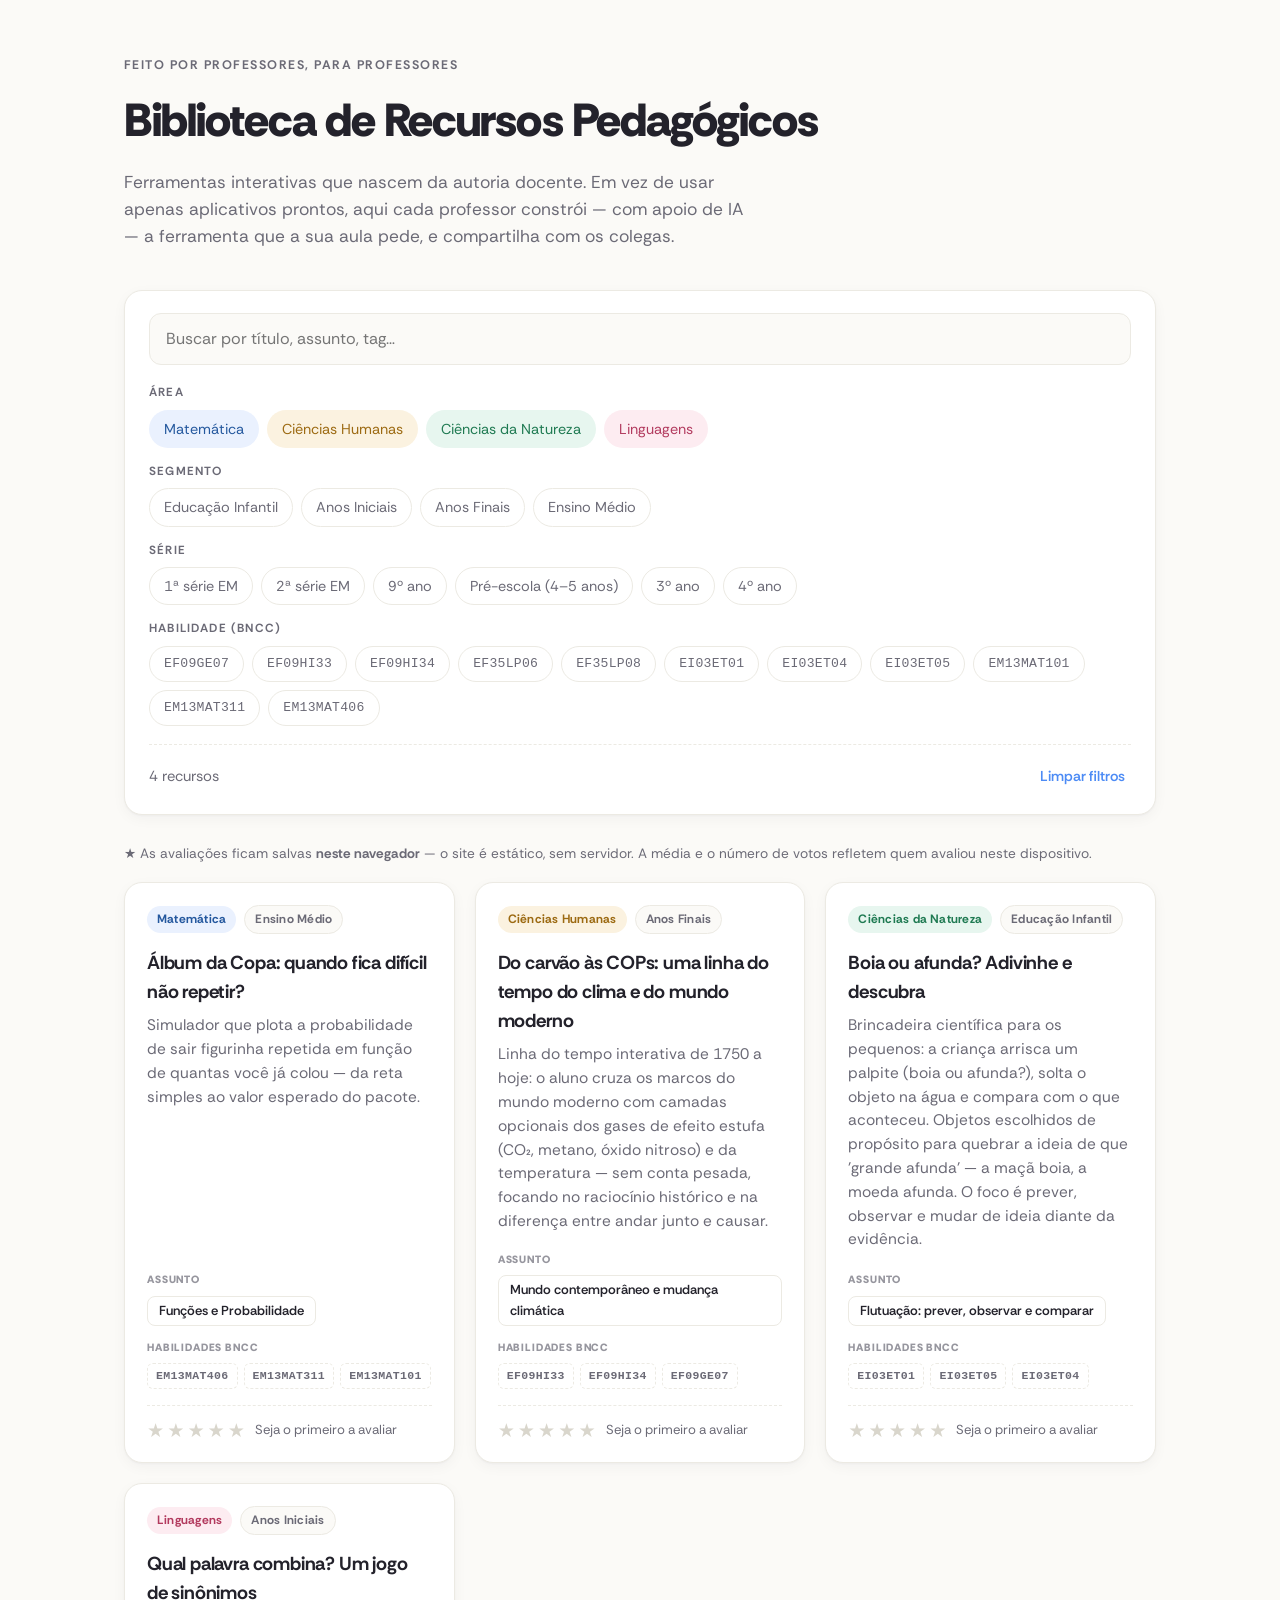
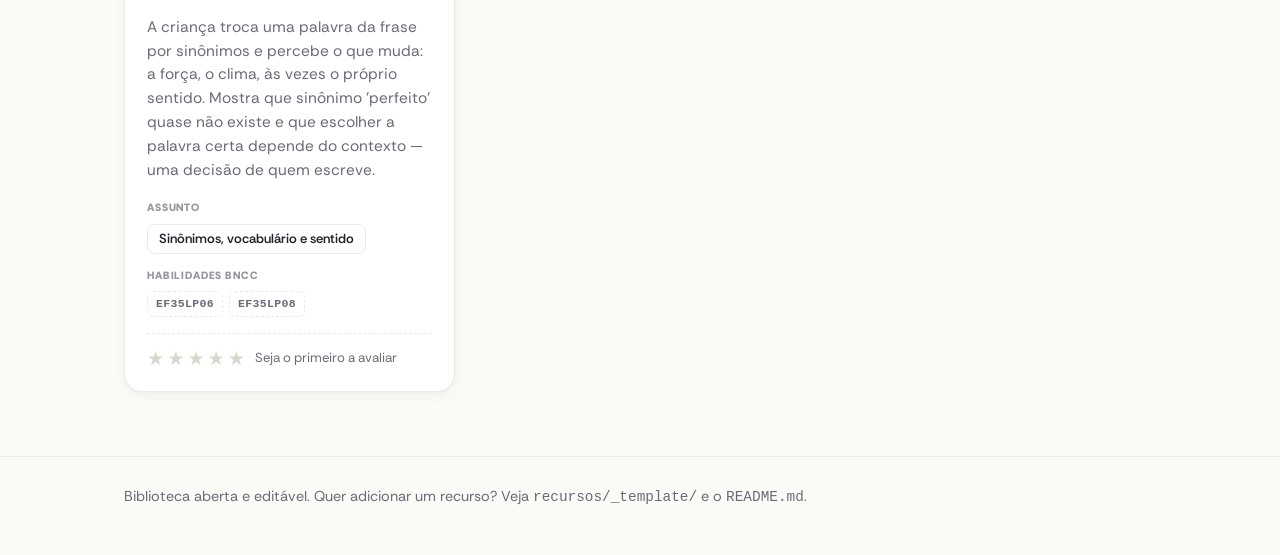
<file: index.html>
<!DOCTYPE html>
<html lang="pt-BR">
<head>
  <meta charset="UTF-8">
  <meta name="viewport" content="width=device-width, initial-scale=1.0">
  <title>Biblioteca de Recursos Pedagógicos</title>
  <meta name="description" content="Ferramentas interativas criadas por professores, para professores. Filtre por série, área, assunto e habilidade.">
  <link rel="preconnect" href="https://fonts.googleapis.com">
  <link rel="preconnect" href="https://fonts.gstatic.com" crossorigin>
  <link href="https://fonts.googleapis.com/css2?family=Rethink+Sans:ital,wght@0,400..800;1,400..700&display=swap" rel="stylesheet">
  <link rel="stylesheet" href="assets/styles.css">
</head>
<body>
  <header class="site-header">
    <div class="wrap">
      <p class="kicker">Feito por professores, para professores</p>
      <h1>Biblioteca de Recursos Pedagógicos</h1>
      <p>Ferramentas interativas que nascem da autoria docente. Em vez de usar apenas aplicativos prontos, aqui cada professor constrói — com apoio de IA — a ferramenta que a sua aula pede, e compartilha com os colegas.</p>
    </div>
  </header>

  <main class="wrap">
    <section class="filters" aria-label="Filtros">
      <input type="search" class="search" id="search" placeholder="Buscar por título, assunto, tag…" autocomplete="off">

      <div class="filter-group">
        <span class="label">Área</span>
        <div class="chips" id="filter-area"></div>
      </div>
      <div class="filter-group">
        <span class="label">Segmento</span>
        <div class="chips" id="filter-segmento"></div>
      </div>
      <div class="filter-group">
        <span class="label">Série</span>
        <div class="chips" id="filter-serie"></div>
      </div>
      <div class="filter-group">
        <span class="label">Habilidade (BNCC)</span>
        <div class="chips" id="filter-habilidade"></div>
      </div>

      <div class="filters-footer">
        <span class="count" id="count"></span>
        <button class="clear" id="clear">Limpar filtros</button>
      </div>
    </section>

    <p class="grid-note">★ As avaliações ficam salvas <strong>neste navegador</strong> — o site é estático, sem servidor. A média e o número de votos refletem quem avaliou neste dispositivo.</p>
    <section class="grid" id="grid" aria-live="polite"></section>
  </main>

  <footer class="site-footer">
    <div class="wrap">
      Biblioteca aberta e editável. Quer adicionar um recurso? Veja <code>recursos/_template/</code> e o <code>README.md</code>.
    </div>
  </footer>

  <script src="assets/resources.js"></script>
  <script src="assets/ratings.js"></script>
  <script src="assets/filters.js"></script>
</body>
</html>
</file>
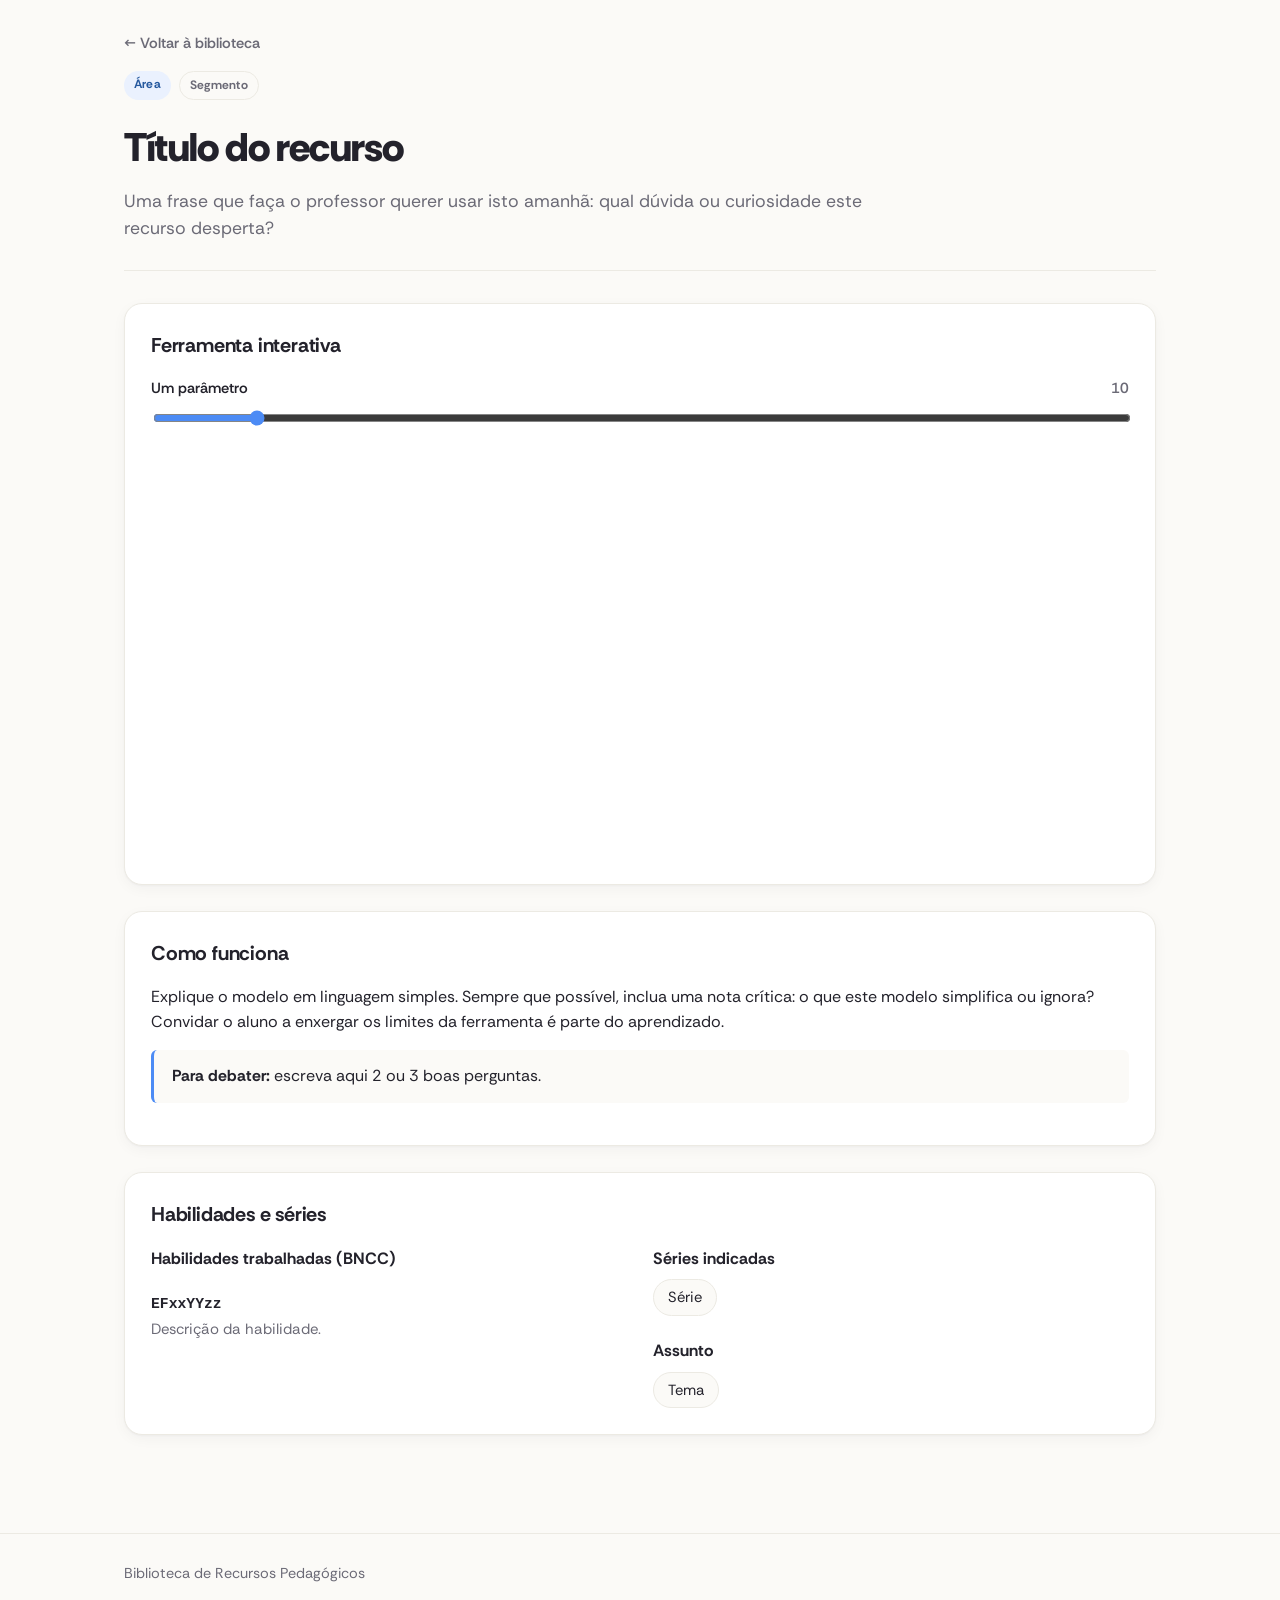
<file: recursos/_template/index.html>
<!DOCTYPE html>
<!-- =========================================================================
     MODELO DE RECURSO — copie esta pasta para criar o seu.

     PASSO A PASSO (dá para pedir ajuda a uma IA em cada etapa):
       1. Duplique a pasta recursos/_template/ e renomeie para algo como
          recursos/minha-area-meu-tema/
       2. Edite este arquivo: título, textos, o simulador e os metadados.
       3. Abra assets/resources.js e adicione um objeto novo descrevendo o
          seu recurso (área, segmento, séries, habilidades, tags…).
       4. Pronto: ele aparece na página inicial e nos filtros automaticamente.

     Troque "AREA-SLUG" abaixo por uma destas classes de tema/cor:
       theme-matematica · theme-linguagens ·
       theme-ciencias-natureza · theme-ciencias-humanas
     E os badges "area-..." pela sua área.
     ========================================================================= -->
<html lang="pt-BR">
<head>
  <meta charset="UTF-8">
  <meta name="viewport" content="width=device-width, initial-scale=1.0">
  <title>Título do recurso · Área</title>
  <link rel="preconnect" href="https://fonts.googleapis.com">
  <link rel="preconnect" href="https://fonts.gstatic.com" crossorigin>
  <link href="https://fonts.googleapis.com/css2?family=Rethink+Sans:ital,wght@0,400..800;1,400..700&display=swap" rel="stylesheet">
  <link rel="stylesheet" href="../../assets/styles.css">
  <!-- Precisa de gráficos? Descomente a linha abaixo (Chart.js, embutido localmente).
  <script src="../../assets/vendor/chart.umd.min.js"></script>
  -->
</head>
<body class="theme-matematica"><!-- troque pelo tema da sua área -->
  <div class="wrap resource">
    <a class="backlink" href="../../index.html">← Voltar à biblioteca</a>

    <header class="resource-head">
      <div class="top">
        <span class="badge area-matematica">Área</span><!-- troque a classe e o texto -->
        <span class="badge seg">Segmento</span>
      </div>
      <h1>Título do recurso</h1>
      <p class="lead">Uma frase que faça o professor querer usar isto amanhã: qual dúvida ou curiosidade este recurso desperta?</p>
    </header>

    <!-- ================= SIMULADOR / FERRAMENTA ================= -->
    <section class="panel">
      <h2>Ferramenta interativa</h2>

      <!-- Controles: use .controls + .control (veja os outros recursos). -->
      <div class="controls">
        <div class="control">
          <label for="param">Um parâmetro <span class="val" id="param-val">10</span></label>
          <input type="range" id="param" min="0" max="100" step="1" value="10">
        </div>
      </div>

      <!-- Área do resultado: um gráfico (canvas), um texto, o que fizer sentido. -->
      <div class="chart-box"><canvas id="chart"></canvas></div>
      <div class="readouts" id="readouts"></div>
    </section>

    <!-- ================= EXPLICAÇÃO ================= -->
    <section class="panel">
      <h2>Como funciona</h2>
      <p>Explique o modelo em linguagem simples. Sempre que possível, inclua uma
         nota crítica: o que este modelo simplifica ou ignora? Convidar o aluno a
         enxergar os limites da ferramenta é parte do aprendizado.</p>
      <div class="note">
        <strong>Para debater:</strong> escreva aqui 2 ou 3 boas perguntas.
      </div>
    </section>

    <!-- ================= METADADOS (obrigatório: habilidades e séries) ============ -->
    <section class="panel">
      <h2>Habilidades e séries</h2>
      <div class="meta-grid">
        <div>
          <h3 style="margin-top:0">Habilidades trabalhadas (BNCC)</h3>
          <div class="skill"><code>EFxxYYzz</code><span class="desc">Descrição da habilidade.</span></div>
        </div>
        <div>
          <h3 style="margin-top:0">Séries indicadas</h3>
          <div class="pill-list"><span class="pill">Série</span></div>
          <h3>Assunto</h3>
          <div class="pill-list"><span class="pill">Tema</span></div>
        </div>
      </div>
    </section>
  </div>

  <footer class="site-footer"><div class="wrap">Biblioteca de Recursos Pedagógicos</div></footer>

  <script>
  (function () {
    // Escreva aqui a lógica da sua ferramenta. Mantenha tudo nesta página,
    // assim o recurso é autocontido e fácil de copiar/adaptar.
    var p = document.getElementById("param");
    var v = document.getElementById("param-val");
    p.addEventListener("input", function () { v.textContent = p.value; });
  })();
  </script>
</body>
</html>
</file>
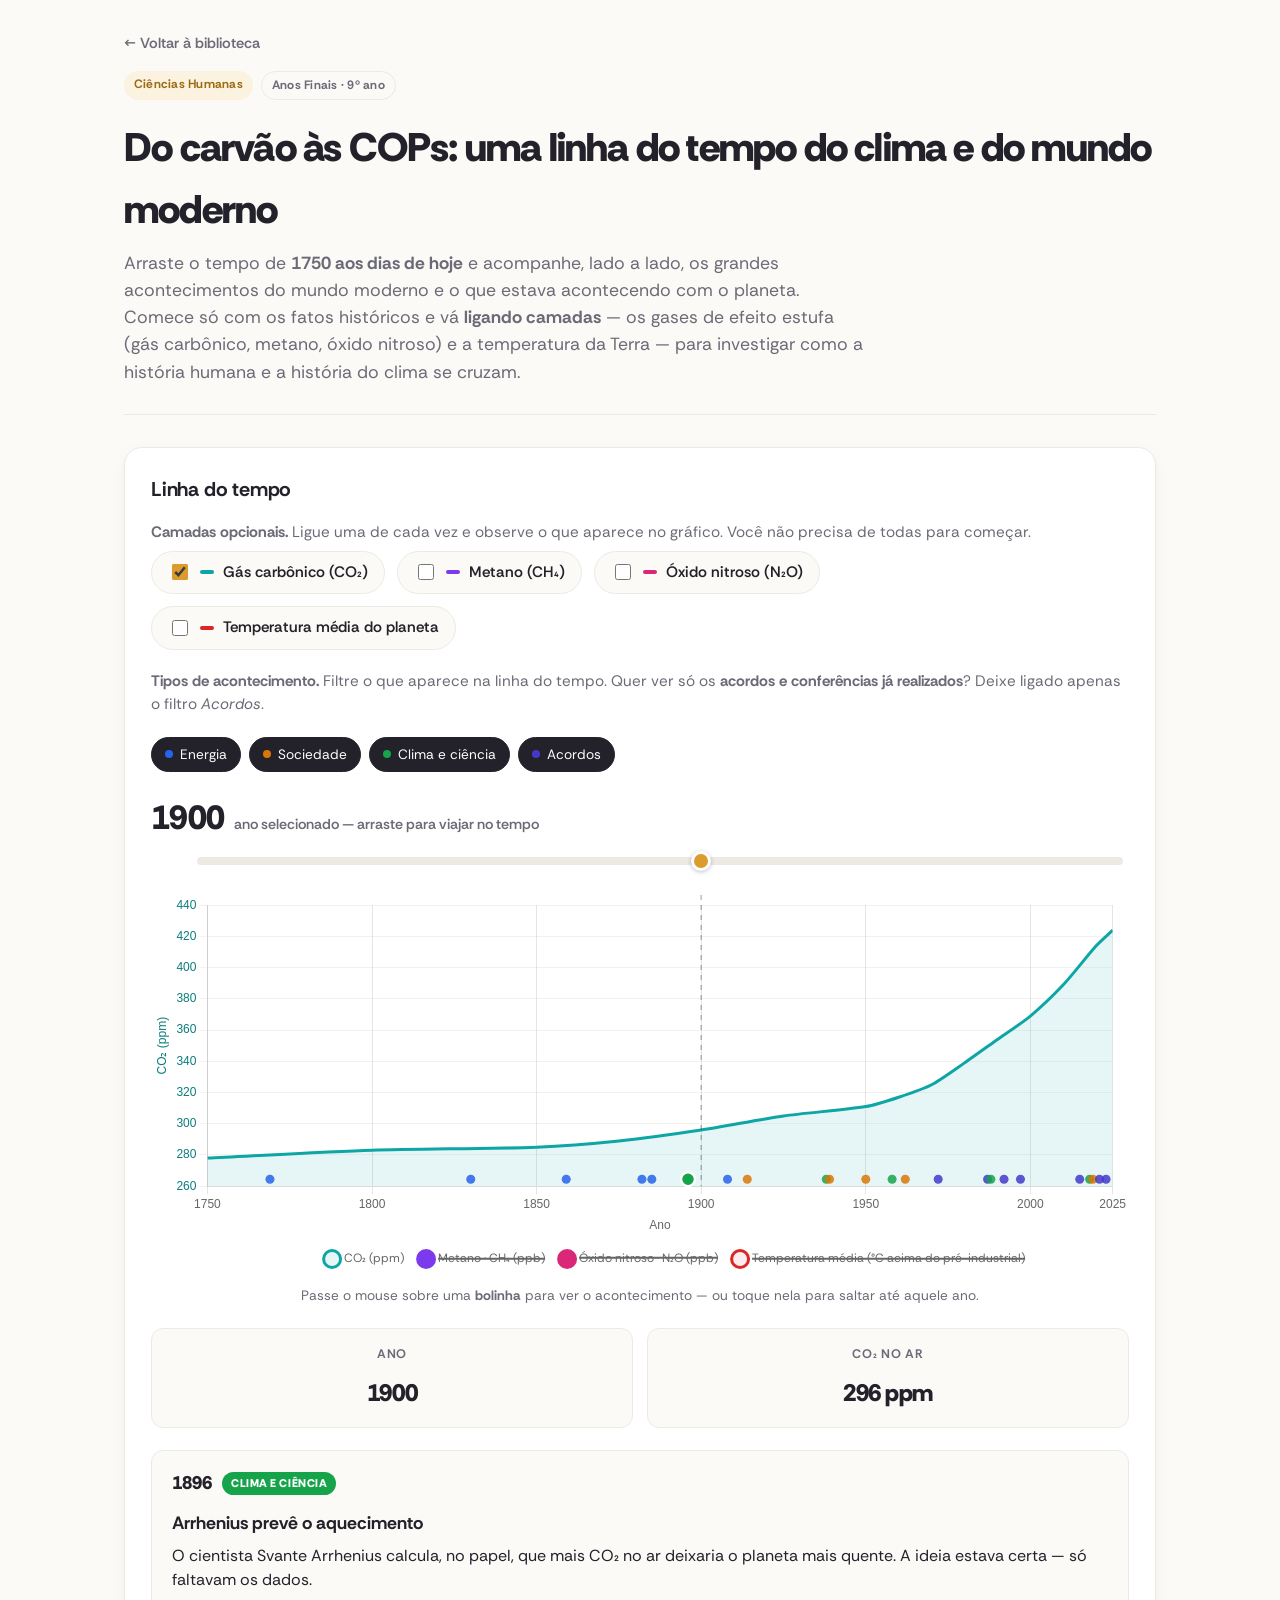
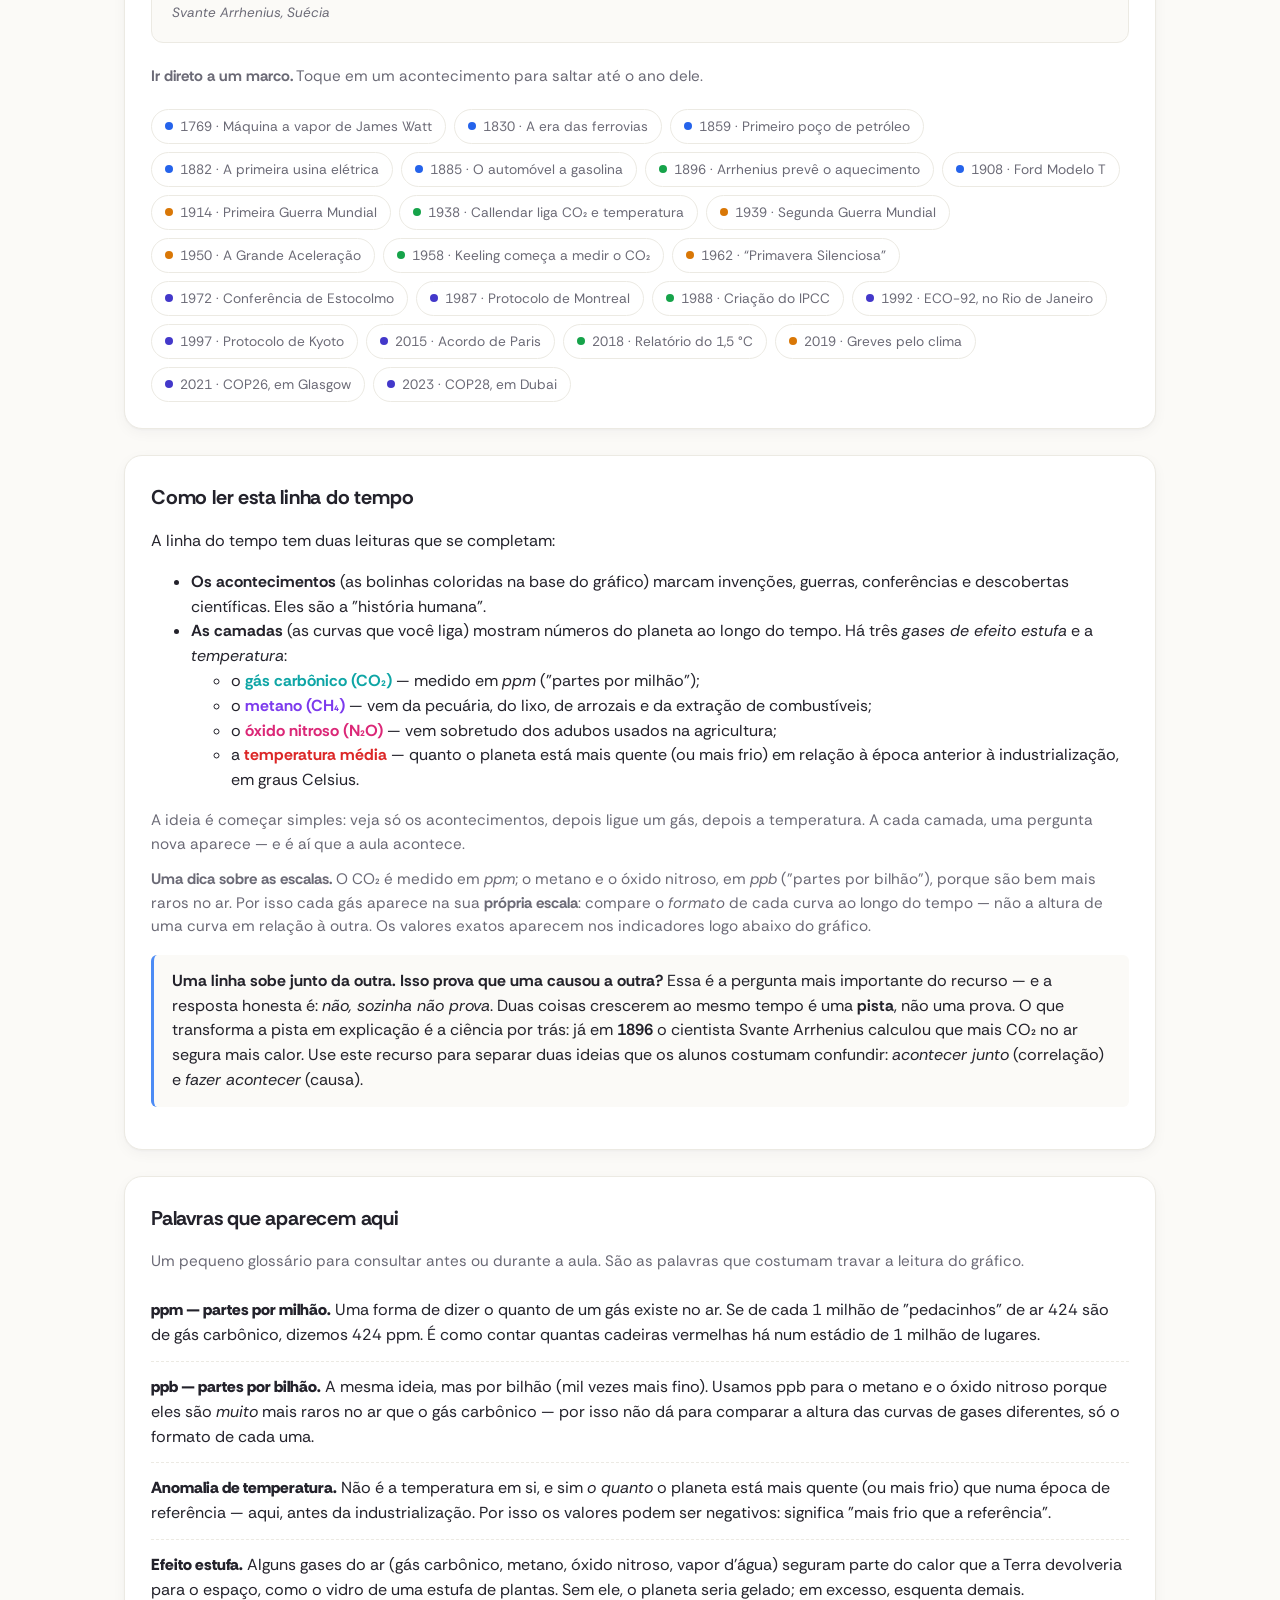
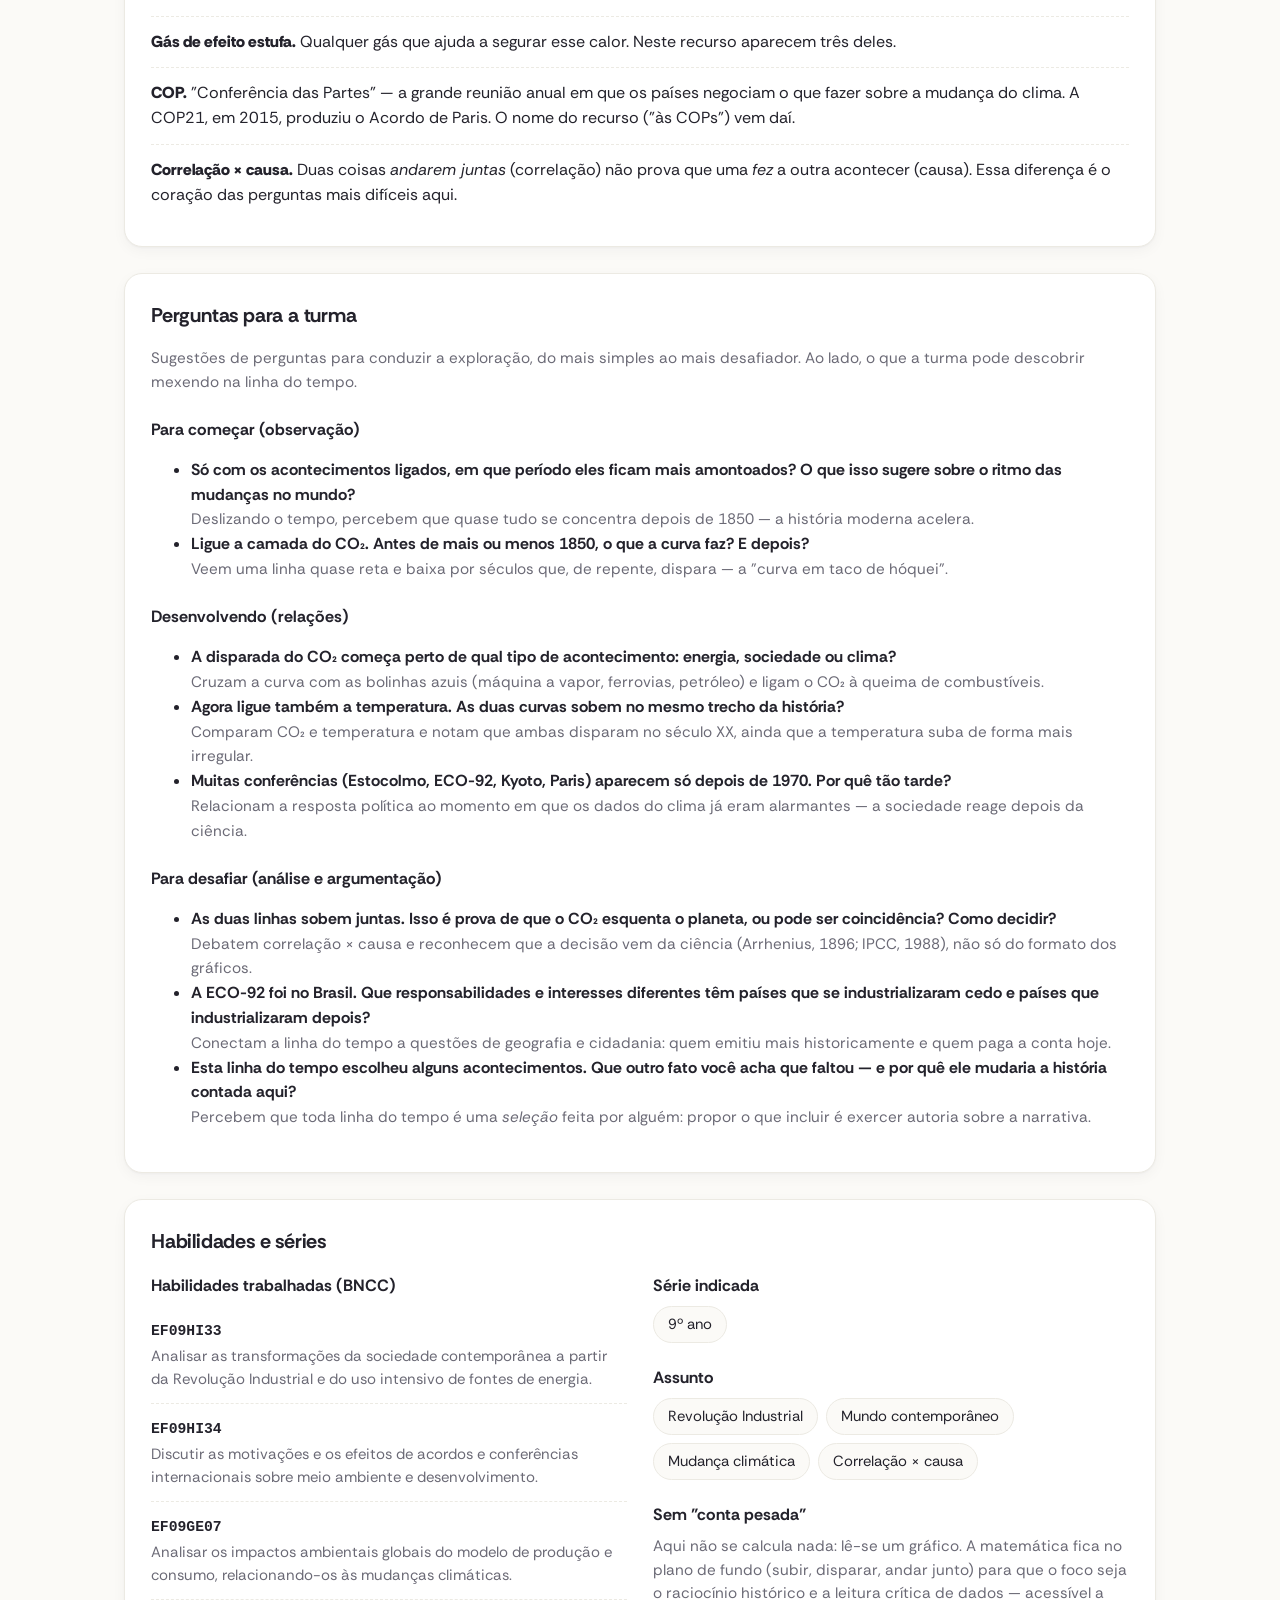
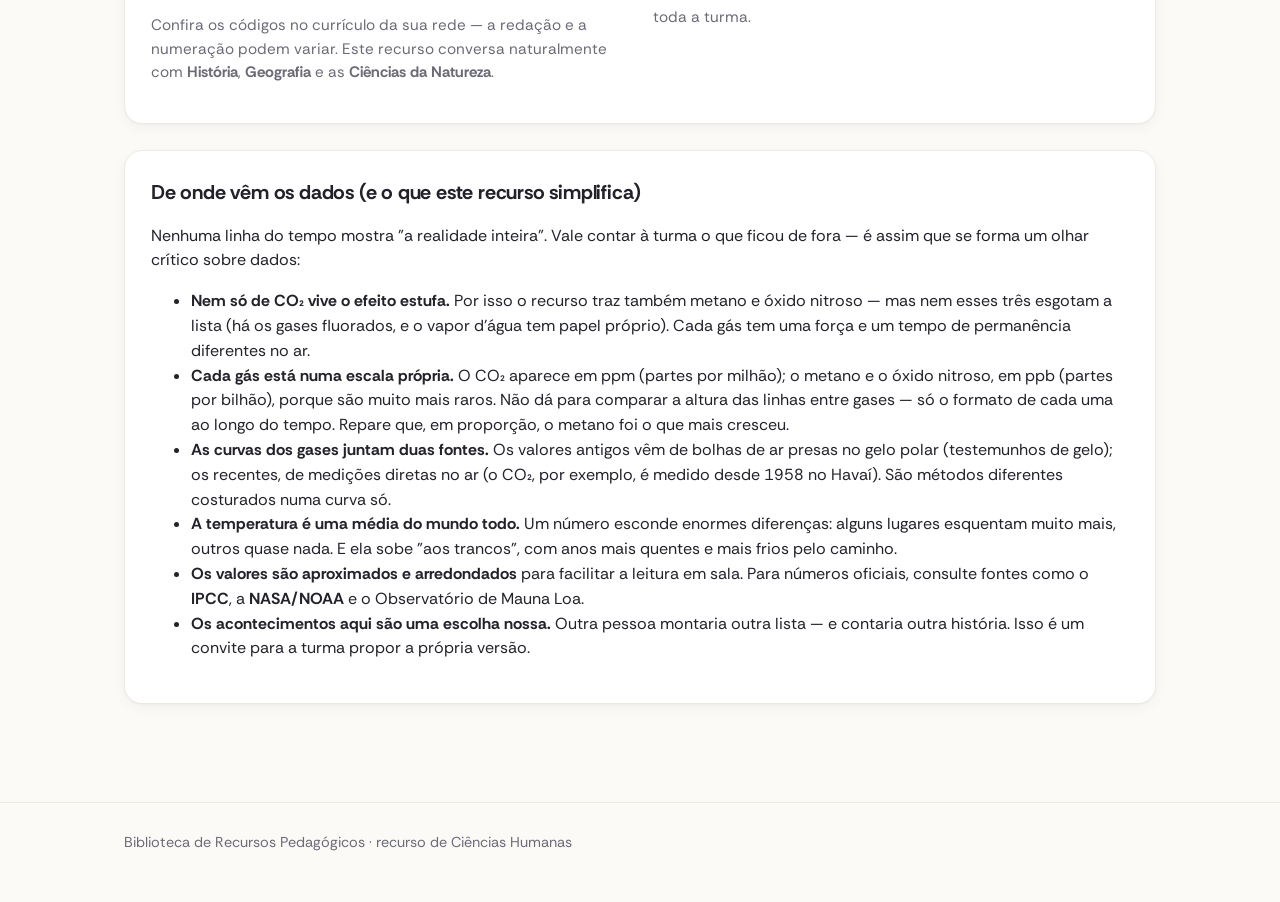
<file: recursos/ciencias-humanas-linha-do-tempo-clima/index.html>
<!DOCTYPE html>
<html lang="pt-BR">
<head>
  <meta charset="UTF-8">
  <meta name="viewport" content="width=device-width, initial-scale=1.0">
  <title>Do carvão às COPs: uma linha do tempo do clima e do mundo moderno · Ciências Humanas</title>
  <link rel="preconnect" href="https://fonts.googleapis.com">
  <link rel="preconnect" href="https://fonts.gstatic.com" crossorigin>
  <link href="https://fonts.googleapis.com/css2?family=Rethink+Sans:ital,wght@0,400..800;1,400..700&display=swap" rel="stylesheet">
  <link rel="stylesheet" href="../../assets/styles.css">
  <script src="../../assets/vendor/chart.umd.min.js"></script>
</head>
<body class="theme-ciencias-humanas">
  <div class="wrap resource">
    <a class="backlink" href="../../index.html">← Voltar à biblioteca</a>

    <header class="resource-head">
      <div class="top">
        <span class="badge area-ciencias-humanas">Ciências Humanas</span>
        <span class="badge seg">Anos Finais · 9º ano</span>
      </div>
      <h1>Do carvão às COPs: uma linha do tempo do clima e do mundo moderno</h1>
      <p class="lead">Arraste o tempo de <strong>1750 aos dias de hoje</strong> e acompanhe, lado a lado, os grandes acontecimentos do mundo moderno e o que estava acontecendo com o planeta. Comece só com os fatos históricos e vá <strong>ligando camadas</strong> — os gases de efeito estufa (gás carbônico, metano, óxido nitroso) e a temperatura da Terra — para investigar como a história humana e a história do clima se cruzam.</p>
    </header>

    <!-- ================= LINHA DO TEMPO ================= -->
    <section class="panel">
      <h2>Linha do tempo</h2>

      <p class="muted" style="margin:0 0 6px"><strong>Camadas opcionais.</strong> Ligue uma de cada vez e observe o que aparece no gráfico. Você não precisa de todas para começar.</p>
      <div class="layers">
        <label class="layer">
          <input type="checkbox" id="layer-co2" checked>
          <span class="swatch" style="background:#0EA5A5"></span>
          Gás carbônico (CO₂)
        </label>
        <label class="layer">
          <input type="checkbox" id="layer-ch4">
          <span class="swatch" style="background:#7C3AED"></span>
          Metano (CH₄)
        </label>
        <label class="layer">
          <input type="checkbox" id="layer-n2o">
          <span class="swatch" style="background:#DB2777"></span>
          Óxido nitroso (N₂O)
        </label>
        <label class="layer">
          <input type="checkbox" id="layer-temp">
          <span class="swatch" style="background:#DC2626"></span>
          Temperatura média do planeta
        </label>
      </div>

      <p class="muted" style="margin:14px 0 6px"><strong>Tipos de acontecimento.</strong> Filtre o que aparece na linha do tempo. Quer ver só os <strong>acordos e conferências já realizados</strong>? Deixe ligado apenas o filtro <em>Acordos</em>.</p>
      <div class="event-strip" id="type-filter" role="group" aria-label="Filtrar tipos de acontecimento">
        <button class="event-btn" data-tipo="energia" aria-pressed="true"><span class="dot" style="background:#2563EB"></span>Energia</button>
        <button class="event-btn" data-tipo="sociedade" aria-pressed="true"><span class="dot" style="background:#D97706"></span>Sociedade</button>
        <button class="event-btn" data-tipo="clima" aria-pressed="true"><span class="dot" style="background:#16A34A"></span>Clima e ciência</button>
        <button class="event-btn" data-tipo="acordos" aria-pressed="true"><span class="dot" style="background:#4338CA"></span>Acordos</button>
      </div>

      <div class="year-display" style="margin-top:20px">
        <span class="yr" id="year-label">1900</span>
        <span class="cap">ano selecionado — arraste para viajar no tempo</span>
      </div>
      <!-- O slider fica logo acima do gráfico: o tracejado desce do polegar
           até a base do gráfico, ligando visualmente o controle à curva. -->
      <div class="year-slider-wrap" id="year-slider-wrap">
        <input type="range" class="year-range" id="year" min="1750" max="2025" step="1" value="1900" aria-label="Ano selecionado">
      </div>

      <div class="chart-box">
        <canvas id="chart"></canvas>
        <div class="chart-tip" id="chart-tip"></div>
      </div>

      <p class="muted" style="margin:10px 0 0; text-align:center; font-size:.85rem">Passe o mouse sobre uma <strong>bolinha</strong> para ver o acontecimento — ou toque nela para saltar até aquele ano.</p>

      <div class="readouts" id="readouts"></div>

      <!-- Acontecimento mais próximo do ano escolhido -->
      <div class="event-card" id="event-card"></div>

      <p class="muted" style="margin:22px 0 6px"><strong>Ir direto a um marco.</strong> Toque em um acontecimento para saltar até o ano dele.</p>
      <div class="event-strip" id="event-jump"></div>
    </section>

    <!-- ================= COMO LER ESTA LINHA DO TEMPO ================= -->
    <section class="panel">
      <h2>Como ler esta linha do tempo</h2>
      <p>A linha do tempo tem duas leituras que se completam:</p>
      <ul>
        <li><strong>Os acontecimentos</strong> (as bolinhas coloridas na base do gráfico) marcam invenções, guerras, conferências e descobertas científicas. Eles são a "história humana".</li>
        <li><strong>As camadas</strong> (as curvas que você liga) mostram números do planeta ao longo do tempo. Há três <em>gases de efeito estufa</em> e a <em>temperatura</em>:
          <ul>
            <li>o <strong style="color:#0EA5A5">gás carbônico (CO₂)</strong> — medido em <em>ppm</em> ("partes por milhão");</li>
            <li>o <strong style="color:#7C3AED">metano (CH₄)</strong> — vem da pecuária, do lixo, de arrozais e da extração de combustíveis;</li>
            <li>o <strong style="color:#DB2777">óxido nitroso (N₂O)</strong> — vem sobretudo dos adubos usados na agricultura;</li>
            <li>a <strong style="color:#DC2626">temperatura média</strong> — quanto o planeta está mais quente (ou mais frio) em relação à época anterior à industrialização, em graus Celsius.</li>
          </ul>
        </li>
      </ul>
      <p class="muted">A ideia é começar simples: veja só os acontecimentos, depois ligue um gás, depois a temperatura. A cada camada, uma pergunta nova aparece — e é aí que a aula acontece.</p>
      <p class="muted"><strong>Uma dica sobre as escalas.</strong> O CO₂ é medido em <em>ppm</em>; o metano e o óxido nitroso, em <em>ppb</em> ("partes por bilhão"), porque são bem mais raros no ar. Por isso cada gás aparece na sua <strong>própria escala</strong>: compare o <em>formato</em> de cada curva ao longo do tempo — não a altura de uma curva em relação à outra. Os valores exatos aparecem nos indicadores logo abaixo do gráfico.</p>

      <div class="note">
        <strong>Uma linha sobe junto da outra. Isso prova que uma causou a outra?</strong> Essa é a pergunta mais importante do recurso — e a resposta honesta é: <em>não, sozinha não prova</em>. Duas coisas crescerem ao mesmo tempo é uma <strong>pista</strong>, não uma prova. O que transforma a pista em explicação é a ciência por trás: já em <strong>1896</strong> o cientista Svante Arrhenius calculou que mais CO₂ no ar segura mais calor. Use este recurso para separar duas ideias que os alunos costumam confundir: <em>acontecer junto</em> (correlação) e <em>fazer acontecer</em> (causa).
      </div>
    </section>

    <!-- ================= PALAVRAS QUE APARECEM AQUI ================= -->
    <section class="panel">
      <h2>Palavras que aparecem aqui</h2>
      <p class="muted">Um pequeno glossário para consultar antes ou durante a aula. São as palavras que costumam travar a leitura do gráfico.</p>
      <ul class="glossario">
        <li><span class="term">ppm — partes por milhão.</span> Uma forma de dizer o quanto de um gás existe no ar. Se de cada 1 milhão de "pedacinhos" de ar 424 são de gás carbônico, dizemos 424 ppm. É como contar quantas cadeiras vermelhas há num estádio de 1 milhão de lugares.</li>
        <li><span class="term">ppb — partes por bilhão.</span> A mesma ideia, mas por bilhão (mil vezes mais fino). Usamos ppb para o metano e o óxido nitroso porque eles são <em>muito</em> mais raros no ar que o gás carbônico — por isso não dá para comparar a altura das curvas de gases diferentes, só o formato de cada uma.</li>
        <li><span class="term">Anomalia de temperatura.</span> Não é a temperatura em si, e sim <em>o quanto</em> o planeta está mais quente (ou mais frio) que numa época de referência — aqui, antes da industrialização. Por isso os valores podem ser negativos: significa "mais frio que a referência".</li>
        <li><span class="term">Efeito estufa.</span> Alguns gases do ar (gás carbônico, metano, óxido nitroso, vapor d'água) seguram parte do calor que a Terra devolveria para o espaço, como o vidro de uma estufa de plantas. Sem ele, o planeta seria gelado; em excesso, esquenta demais.</li>
        <li><span class="term">Gás de efeito estufa.</span> Qualquer gás que ajuda a segurar esse calor. Neste recurso aparecem três deles.</li>
        <li><span class="term">COP.</span> "Conferência das Partes" — a grande reunião anual em que os países negociam o que fazer sobre a mudança do clima. A COP21, em 2015, produziu o Acordo de Paris. O nome do recurso ("às COPs") vem daí.</li>
        <li><span class="term">Correlação × causa.</span> Duas coisas <em>andarem juntas</em> (correlação) não prova que uma <em>fez</em> a outra acontecer (causa). Essa diferença é o coração das perguntas mais difíceis aqui.</li>
      </ul>
    </section>

    <!-- ================= PERGUNTAS PARA A TURMA ================= -->
    <section class="panel">
      <h2>Perguntas para a turma</h2>
      <p class="muted">Sugestões de perguntas para conduzir a exploração, do mais simples ao mais desafiador. Ao lado, o que a turma pode descobrir mexendo na linha do tempo.</p>

      <h3>Para começar (observação)</h3>
      <ul>
        <li><strong>Só com os acontecimentos ligados, em que período eles ficam mais amontoados? O que isso sugere sobre o ritmo das mudanças no mundo?</strong><br>
          <span class="muted">Deslizando o tempo, percebem que quase tudo se concentra depois de 1850 — a história moderna acelera.</span></li>
        <li><strong>Ligue a camada do CO₂. Antes de mais ou menos 1850, o que a curva faz? E depois?</strong><br>
          <span class="muted">Veem uma linha quase reta e baixa por séculos que, de repente, dispara — a "curva em taco de hóquei".</span></li>
      </ul>

      <h3>Desenvolvendo (relações)</h3>
      <ul>
        <li><strong>A disparada do CO₂ começa perto de qual tipo de acontecimento: energia, sociedade ou clima?</strong><br>
          <span class="muted">Cruzam a curva com as bolinhas azuis (máquina a vapor, ferrovias, petróleo) e ligam o CO₂ à queima de combustíveis.</span></li>
        <li><strong>Agora ligue também a temperatura. As duas curvas sobem no mesmo trecho da história?</strong><br>
          <span class="muted">Comparam CO₂ e temperatura e notam que ambas disparam no século XX, ainda que a temperatura suba de forma mais irregular.</span></li>
        <li><strong>Muitas conferências (Estocolmo, ECO-92, Kyoto, Paris) aparecem só depois de 1970. Por quê tão tarde?</strong><br>
          <span class="muted">Relacionam a resposta política ao momento em que os dados do clima já eram alarmantes — a sociedade reage depois da ciência.</span></li>
      </ul>

      <h3>Para desafiar (análise e argumentação)</h3>
      <ul>
        <li><strong>As duas linhas sobem juntas. Isso é prova de que o CO₂ esquenta o planeta, ou pode ser coincidência? Como decidir?</strong><br>
          <span class="muted">Debatem correlação × causa e reconhecem que a decisão vem da ciência (Arrhenius, 1896; IPCC, 1988), não só do formato dos gráficos.</span></li>
        <li><strong>A ECO-92 foi no Brasil. Que responsabilidades e interesses diferentes têm países que se industrializaram cedo e países que industrializaram depois?</strong><br>
          <span class="muted">Conectam a linha do tempo a questões de geografia e cidadania: quem emitiu mais historicamente e quem paga a conta hoje.</span></li>
        <li><strong>Esta linha do tempo escolheu alguns acontecimentos. Que outro fato você acha que faltou — e por quê ele mudaria a história contada aqui?</strong><br>
          <span class="muted">Percebem que toda linha do tempo é uma <em>seleção</em> feita por alguém: propor o que incluir é exercer autoria sobre a narrativa.</span></li>
      </ul>
    </section>

    <!-- ================= METADADOS ================= -->
    <section class="panel">
      <h2>Habilidades e séries</h2>
      <div class="meta-grid">
        <div>
          <h3 style="margin-top:0">Habilidades trabalhadas (BNCC)</h3>
          <div class="skill"><code>EF09HI33</code><span class="desc">Analisar as transformações da sociedade contemporânea a partir da Revolução Industrial e do uso intensivo de fontes de energia.</span></div>
          <div class="skill"><code>EF09HI34</code><span class="desc">Discutir as motivações e os efeitos de acordos e conferências internacionais sobre meio ambiente e desenvolvimento.</span></div>
          <div class="skill"><code>EF09GE07</code><span class="desc">Analisar os impactos ambientais globais do modelo de produção e consumo, relacionando-os às mudanças climáticas.</span></div>
          <p class="muted" style="margin-top:14px">Confira os códigos no currículo da sua rede — a redação e a numeração podem variar. Este recurso conversa naturalmente com <strong>História</strong>, <strong>Geografia</strong> e as <strong>Ciências da Natureza</strong>.</p>
        </div>
        <div>
          <h3 style="margin-top:0">Série indicada</h3>
          <div class="pill-list">
            <span class="pill">9º ano</span>
          </div>
          <h3>Assunto</h3>
          <div class="pill-list">
            <span class="pill">Revolução Industrial</span>
            <span class="pill">Mundo contemporâneo</span>
            <span class="pill">Mudança climática</span>
            <span class="pill">Correlação × causa</span>
          </div>
          <h3>Sem "conta pesada"</h3>
          <p class="muted">Aqui não se calcula nada: lê-se um gráfico. A matemática fica no plano de fundo (subir, disparar, andar junto) para que o foco seja o raciocínio histórico e a leitura crítica de dados — acessível a toda a turma.</p>
        </div>
      </div>
    </section>

    <!-- ================= O QUE O MODELO IGNORA ================= -->
    <section class="panel">
      <h2>De onde vêm os dados (e o que este recurso simplifica)</h2>
      <p>Nenhuma linha do tempo mostra "a realidade inteira". Vale contar à turma o que ficou de fora — é assim que se forma um olhar crítico sobre dados:</p>
      <ul>
        <li><strong>Nem só de CO₂ vive o efeito estufa.</strong> Por isso o recurso traz também metano e óxido nitroso — mas nem esses três esgotam a lista (há os gases fluorados, e o vapor d'água tem papel próprio). Cada gás tem uma força e um tempo de permanência diferentes no ar.</li>
        <li><strong>Cada gás está numa escala própria.</strong> O CO₂ aparece em ppm (partes por milhão); o metano e o óxido nitroso, em ppb (partes por bilhão), porque são muito mais raros. Não dá para comparar a altura das linhas entre gases — só o formato de cada uma ao longo do tempo. Repare que, em proporção, o metano foi o que mais cresceu.</li>
        <li><strong>As curvas dos gases juntam duas fontes.</strong> Os valores antigos vêm de bolhas de ar presas no gelo polar (testemunhos de gelo); os recentes, de medições diretas no ar (o CO₂, por exemplo, é medido desde 1958 no Havaí). São métodos diferentes costurados numa curva só.</li>
        <li><strong>A temperatura é uma média do mundo todo.</strong> Um número esconde enormes diferenças: alguns lugares esquentam muito mais, outros quase nada. E ela sobe "aos trancos", com anos mais quentes e mais frios pelo caminho.</li>
        <li><strong>Os valores são aproximados e arredondados</strong> para facilitar a leitura em sala. Para números oficiais, consulte fontes como o <strong>IPCC</strong>, a <strong>NASA/NOAA</strong> e o Observatório de Mauna Loa.</li>
        <li><strong>Os acontecimentos aqui são uma escolha nossa.</strong> Outra pessoa montaria outra lista — e contaria outra história. Isso é um convite para a turma propor a própria versão.</li>
      </ul>
    </section>
  </div>

  <footer class="site-footer"><div class="wrap">Biblioteca de Recursos Pedagógicos · recurso de Ciências Humanas</div></footer>

  <script>
  (function () {
    var $ = function (id) { return document.getElementById(id); };

    // ---------------------------------------------------------------------
    // DADOS CURADOS (aproximados e arredondados para leitura em sala).
    // CO2 em ppm; CH4 e N2O em ppb: testemunhos de gelo + medições diretas modernas.
    // Temperatura: anomalia em °C sobre a média pré-industrial (1850-1900).
    // Acontecimentos: seleção editorial de marcos entre 1750 e 2025.
    // ---------------------------------------------------------------------
    var CO2 = [
      { x: 1750, y: 278 }, { x: 1800, y: 283 }, { x: 1850, y: 285 },
      { x: 1875, y: 289 }, { x: 1900, y: 296 }, { x: 1925, y: 305 },
      { x: 1950, y: 311 }, { x: 1960, y: 317 }, { x: 1970, y: 325 },
      { x: 1980, y: 339 }, { x: 1990, y: 354 }, { x: 2000, y: 369 },
      { x: 2010, y: 389 }, { x: 2020, y: 414 }, { x: 2025, y: 424 }
    ];
    var TEMP = [
      { x: 1850, y: -0.08 }, { x: 1880, y: -0.16 }, { x: 1900, y: -0.15 },
      { x: 1920, y: -0.20 }, { x: 1940, y: 0.10 }, { x: 1950, y: 0.00 },
      { x: 1960, y: 0.03 }, { x: 1970, y: 0.02 }, { x: 1980, y: 0.26 },
      { x: 1990, y: 0.42 }, { x: 2000, y: 0.60 }, { x: 2010, y: 0.85 },
      { x: 2016, y: 1.20 }, { x: 2020, y: 1.25 }, { x: 2025, y: 1.45 }
    ];
    // Metano (ppb) — muito mais raro no ar que o CO₂, mas cresceu bem mais em proporção.
    var CH4 = [
      { x: 1750, y: 730 }, { x: 1800, y: 745 }, { x: 1850, y: 790 },
      { x: 1900, y: 900 }, { x: 1925, y: 1000 }, { x: 1950, y: 1150 },
      { x: 1970, y: 1420 }, { x: 1980, y: 1570 }, { x: 1990, y: 1715 },
      { x: 2000, y: 1775 }, { x: 2010, y: 1800 }, { x: 2020, y: 1880 },
      { x: 2025, y: 1930 }
    ];
    // Óxido nitroso (ppb) — o mais raro dos três, com crescimento lento e constante.
    var N2O = [
      { x: 1750, y: 270 }, { x: 1850, y: 272 }, { x: 1900, y: 278 },
      { x: 1925, y: 283 }, { x: 1950, y: 288 }, { x: 1970, y: 296 },
      { x: 1980, y: 301 }, { x: 1990, y: 308 }, { x: 2000, y: 316 },
      { x: 2010, y: 323 }, { x: 2020, y: 333 }, { x: 2025, y: 337 }
    ];

    var TIPOS = {
      energia:   { cor: "#2563EB", rotulo: "Energia",         classe: "tipo-energia" },
      sociedade: { cor: "#D97706", rotulo: "Sociedade",       classe: "tipo-sociedade" },
      clima:     { cor: "#16A34A", rotulo: "Clima e ciência", classe: "tipo-clima" },
      acordos:   { cor: "#4338CA", rotulo: "Acordos",         classe: "tipo-acordos" }
    };

    var EVENTOS = [
      { ano: 1769, tipo: "energia",   titulo: "Máquina a vapor de James Watt",
        texto: "A versão aperfeiçoada da máquina a vapor torna a queima de carvão a força motriz das fábricas. É o pontapé da Revolução Industrial.",
        fonte: "Marco da Revolução Industrial" },
      { ano: 1830, tipo: "energia",   titulo: "A era das ferrovias",
        texto: "Trens a vapor espalham o carvão por toda a economia: transporte, indústria e cidades passam a depender de combustível fóssil.",
        fonte: "Expansão ferroviária no Reino Unido" },
      { ano: 1859, tipo: "energia",   titulo: "Primeiro poço de petróleo",
        texto: "Edwin Drake perfura o primeiro poço comercial, nos EUA. Começa a era do petróleo, que se somaria ao carvão.",
        fonte: "Titusville, Pensilvânia (EUA)" },
      { ano: 1882, tipo: "energia",   titulo: "A primeira usina elétrica",
        texto: "Thomas Edison inaugura em Nova York a primeira central elétrica comercial, movida a carvão. A eletricidade começa a chegar às cidades.",
        fonte: "Pearl Street Station, Nova York" },
      { ano: 1885, tipo: "energia",   titulo: "O automóvel a gasolina",
        texto: "Karl Benz constrói o primeiro carro movido a gasolina. Décadas depois, os transportes se tornariam uma das maiores fontes de emissões.",
        fonte: "Patente de Karl Benz, Alemanha" },
      { ano: 1896, tipo: "clima",     titulo: "Arrhenius prevê o aquecimento",
        texto: "O cientista Svante Arrhenius calcula, no papel, que mais CO₂ no ar deixaria o planeta mais quente. A ideia estava certa — só faltavam os dados.",
        fonte: "Svante Arrhenius, Suécia" },
      { ano: 1908, tipo: "energia",   titulo: "Ford Modelo T",
        texto: "O carro produzido em série torna o automóvel acessível a milhões. Começa a era do transporte de massa movido a combustível fóssil.",
        fonte: "Ford, Estados Unidos" },
      { ano: 1914, tipo: "sociedade", titulo: "Primeira Guerra Mundial",
        texto: "A indústria bélica acelera a produção e o consumo de energia em escala nunca vista.",
        fonte: "1914–1918" },
      { ano: 1938, tipo: "clima",     titulo: "Callendar liga CO₂ e temperatura",
        texto: "O engenheiro Guy Callendar reúne dados e argumenta que a queima de combustíveis já estava aquecendo o planeta. Poucos acreditaram na época.",
        fonte: "Guy Callendar, Reino Unido" },
      { ano: 1939, tipo: "sociedade", titulo: "Segunda Guerra Mundial",
        texto: "Nova escalada industrial e tecnológica. No pós-guerra, a economia mundial cresce em ritmo explosivo.",
        fonte: "1939–1945" },
      { ano: 1950, tipo: "sociedade", titulo: "A Grande Aceleração",
        texto: "População, consumo, energia e emissões disparam juntos a partir de meados do século XX. É quando quase todas as curvas sobem de vez.",
        fonte: "Termo usado por cientistas do Sistema Terra" },
      { ano: 1958, tipo: "clima",     titulo: "Keeling começa a medir o CO₂",
        texto: "Charles Keeling instala medidores no vulcão Mauna Loa (Havaí). Pela primeira vez, o mundo passa a acompanhar o CO₂ em tempo real.",
        fonte: "Observatório de Mauna Loa" },
      { ano: 1962, tipo: "sociedade", titulo: "“Primavera Silenciosa”",
        texto: "O livro de Rachel Carson denuncia os danos dos venenos agrícolas e ajuda a fazer nascer o movimento ambientalista moderno.",
        fonte: "Rachel Carson, Estados Unidos" },
      { ano: 1972, tipo: "acordos",   titulo: "Conferência de Estocolmo",
        texto: "A primeira grande conferência da ONU sobre o meio ambiente coloca o tema na agenda dos governos do mundo todo.",
        fonte: "ONU, Estocolmo" },
      { ano: 1987, tipo: "acordos",   titulo: "Protocolo de Montreal",
        texto: "Os países se unem para banir gases que destruíam a camada de ozônio. Até hoje é lembrado como o acordo ambiental mais bem-sucedido da história.",
        fonte: "ONU, Montreal" },
      { ano: 1988, tipo: "clima",     titulo: "Criação do IPCC",
        texto: "A ONU cria o Painel Intergovernamental sobre Mudança do Clima para reunir e revisar a ciência do aquecimento global.",
        fonte: "IPCC / ONU" },
      { ano: 1992, tipo: "acordos",   titulo: "ECO-92, no Rio de Janeiro",
        texto: "A Cúpula da Terra reúne o mundo no Brasil e cria a convenção do clima que daria origem às futuras COPs.",
        fonte: "ONU, Rio de Janeiro" },
      { ano: 1997, tipo: "acordos",   titulo: "Protocolo de Kyoto",
        texto: "Primeiro acordo com metas de redução de emissões para os países mais ricos.",
        fonte: "COP3, Kyoto (Japão)" },
      { ano: 2015, tipo: "acordos",   titulo: "Acordo de Paris",
        texto: "Quase todos os países se comprometem a limitar o aquecimento bem abaixo de 2 °C, buscando 1,5 °C.",
        fonte: "COP21, Paris" },
      { ano: 2018, tipo: "clima",     titulo: "Relatório do 1,5 °C",
        texto: "O IPCC mostra como é grande a diferença entre 1,5 °C e 2 °C de aquecimento — e como sobra pouco tempo para agir.",
        fonte: "Relatório Especial do IPCC" },
      { ano: 2019, tipo: "sociedade", titulo: "Greves pelo clima",
        texto: "Milhões de jovens vão às ruas em greves globais cobrando ação climática dos governos.",
        fonte: "Movimento Fridays for Future" },
      { ano: 2021, tipo: "acordos",   titulo: "COP26, em Glasgow",
        texto: "Pela primeira vez um acordo da ONU cita reduzir o uso do carvão e pede metas mais ambiciosas dos países.",
        fonte: "COP26, Glasgow (Escócia)" },
      { ano: 2023, tipo: "acordos",   titulo: "COP28, em Dubai",
        texto: "O acordo final chama, pela primeira vez, a “transição para longe dos combustíveis fósseis” — carvão, petróleo e gás.",
        fonte: "COP28, Dubai (Emirados Árabes)" }
    ];

    var YEAR_MIN = 1750, YEAR_MAX = 2025;

    // Estado da interface
    var year = 1900;
    var tiposAtivos = { energia: true, sociedade: true, clima: true, acordos: true };

    // Interpola linearmente um valor y para um dado ano numa série {x,y}.
    // Retorna null se o ano estiver fora do alcance dos dados daquela série.
    function interp(serie, ano) {
      if (ano < serie[0].x || ano > serie[serie.length - 1].x) return null;
      for (var i = 0; i < serie.length - 1; i++) {
        var a = serie[i], b = serie[i + 1];
        if (ano >= a.x && ano <= b.x) {
          var t = (ano - a.x) / (b.x - a.x);
          return a.y + t * (b.y - a.y);
        }
      }
      return serie[serie.length - 1].y;
    }

    function eventosVisiveis() {
      return EVENTOS.filter(function (e) { return tiposAtivos[e.tipo]; });
    }

    // O acontecimento "atual": o mais recente (dentre os visíveis) com ano <= ano escolhido.
    function eventoAtual() {
      var vis = eventosVisiveis(), achou = null;
      for (var i = 0; i < vis.length; i++) {
        if (vis[i].ano <= year) achou = vis[i];
      }
      return achou;
    }

    // ---------------------------------------------------------------------
    // Plugin: linha-guia vertical no ano escolhido + bolinhas dos eventos
    // na base do gráfico (só dos tipos ativos), destacando o evento atual.
    // ---------------------------------------------------------------------
    // Posições (em pixels de tela) das bolinhas desenhadas, para o balãozinho
    // de hover e o clique-para-saltar. Recalculado a cada desenho do gráfico.
    var dotHits = [];

    var timelineDeco = {
      id: "timelineDeco",
      afterDatasetsDraw: function (chart) {
        var x = chart.scales.x, area = chart.chartArea, ctx = chart.ctx;
        if (!x || !area) return;

        // Linha-guia vertical no ano selecionado. Ela sobe até o topo do canvas
        // (não só até a área de plotagem) para "encontrar" o slider logo acima.
        var gx = x.getPixelForValue(year);
        if (gx >= area.left && gx <= area.right) {
          ctx.save();
          ctx.beginPath();
          ctx.setLineDash([5, 5]);
          ctx.moveTo(gx, 0); ctx.lineTo(gx, area.bottom);
          ctx.strokeStyle = "rgba(35,34,43,.30)";
          ctx.lineWidth = 1.5;
          ctx.stroke();
          ctx.restore();
        }

        // Bolinhas dos eventos, na base do gráfico
        var atual = eventoAtual();
        var by = area.bottom - 7;
        dotHits = [];
        eventosVisiveis().forEach(function (e) {
          var px = x.getPixelForValue(e.ano);
          if (px < area.left || px > area.right) return;
          dotHits.push({ px: px, by: by, e: e });
          var ativo = atual && e.ano === atual.ano;
          ctx.save();
          ctx.beginPath();
          ctx.arc(px, by, ativo ? 7 : 4.5, 0, Math.PI * 2);
          ctx.fillStyle = TIPOS[e.tipo].cor;
          ctx.globalAlpha = ativo ? 1 : 0.85;
          ctx.fill();
          if (ativo) {
            ctx.lineWidth = 2.5;
            ctx.strokeStyle = "#fff";
            ctx.stroke();
          }
          ctx.restore();
        });

        // Mantém o slider alinhado à área de plotagem a cada desenho
        // (inclusive após redimensionar a janela ou ligar/desligar camadas).
        alignSlider();
      }
    };

    // Alinha a trilha do slider exatamente com a área de plotagem do gráfico,
    // para que o polegar caia sempre sobre a linha-guia. O thumb tem 20px
    // (raio 10), então recuamos as margens do slider em 10px de cada lado.
    function alignSlider() {
      if (!chart || !chart.chartArea) return;
      var wrap = $("year-slider-wrap");
      if (!wrap) return;
      var ca = chart.chartArea, w = chart.width, r = 10;
      wrap.style.marginLeft  = Math.max(0, ca.left - r) + "px";
      wrap.style.marginRight = Math.max(0, (w - ca.right) - r) + "px";
    }

    var chart = new Chart($("chart"), {
      type: "line",
      data: {
        datasets: [
          {
            label: "CO₂ (ppm)",
            data: CO2, yAxisID: "y",
            borderColor: "#0EA5A5", backgroundColor: "rgba(14,165,165,.10)",
            borderWidth: 3, pointRadius: 0, tension: 0.25, fill: true, hidden: false
          },
          {
            label: "Metano · CH₄ (ppb)",
            data: CH4, yAxisID: "yCH4",
            borderColor: "#7C3AED", backgroundColor: "#7C3AED",
            borderWidth: 3, pointRadius: 0, tension: 0.25, fill: false, hidden: true
          },
          {
            label: "Óxido nitroso · N₂O (ppb)",
            data: N2O, yAxisID: "yN2O",
            borderColor: "#DB2777", backgroundColor: "#DB2777",
            borderWidth: 3, pointRadius: 0, tension: 0.25, fill: false, hidden: true
          },
          {
            label: "Temperatura média (°C acima do pré-industrial)",
            data: TEMP, yAxisID: "y1",
            borderColor: "#DC2626", backgroundColor: "rgba(220,38,38,.08)",
            borderWidth: 3, pointRadius: 0, tension: 0.25, fill: false, hidden: true
          }
        ]
      },
      options: {
        responsive: true, maintainAspectRatio: false,
        interaction: { mode: "index", intersect: false },
        scales: {
          x: {
            type: "linear", min: YEAR_MIN, max: YEAR_MAX,
            title: { display: true, text: "Ano" },
            ticks: { maxTicksLimit: 8, callback: function (v) { return v; } }
          },
          y: {
            position: "left", display: true,
            title: { display: true, text: "CO₂ (ppm)", color: "#0B7C7C" },
            ticks: { color: "#0B7C7C" },
            grid: { color: "rgba(35,34,43,.06)" }
          },
          y1: {
            position: "right", display: false,
            title: { display: true, text: "Temperatura (°C)", color: "#DC2626" },
            ticks: { color: "#DC2626", callback: function (v) { return (v > 0 ? "+" : "") + v; } },
            grid: { drawOnChartArea: false }
          },
          // Eixos próprios de CH₄ e N₂O, sempre ocultos: cada gás é auto-escalado
          // para o seu alcance, de modo que a FORMA da curva apareça bem. Os valores
          // exatos (em ppb) aparecem nos indicadores abaixo do gráfico.
          yCH4: { position: "left", display: false, min: 680, max: 2000, grid: { drawOnChartArea: false } },
          yN2O: { position: "right", display: false, min: 260, max: 350, grid: { drawOnChartArea: false } }
        },
        plugins: {
          legend: {
            position: "bottom",
            labels: { font: { family: "Rethink Sans" }, usePointStyle: true, padding: 16 }
          },
          tooltip: {
            callbacks: {
              title: function (items) { return "Ano " + Math.round(items[0].parsed.x); },
              label: function (ctx) {
                var ax = ctx.dataset.yAxisID;
                if (ax === "y1")   return "Temperatura: " + (ctx.parsed.y > 0 ? "+" : "") + ctx.parsed.y.toFixed(2) + " °C";
                if (ax === "yCH4") return "Metano: " + Math.round(ctx.parsed.y) + " ppb";
                if (ax === "yN2O") return "Óxido nitroso: " + Math.round(ctx.parsed.y) + " ppb";
                return "CO₂: " + Math.round(ctx.parsed.y) + " ppm";
              }
            }
          }
        }
      },
      plugins: [timelineDeco]
    });

    // Cada camada: caixa de seleção, índice do dataset no gráfico e eixo próprio.
    // "eixoVisivel" indica se o eixo ganha rótulos ao ligar (CO₂ e temperatura);
    // metano e óxido nitroso usam eixos ocultos (a leitura fica nos indicadores).
    var CAMADAS = [
      { id: "layer-co2",  ds: 0, eixo: "y",    eixoVisivel: true },
      { id: "layer-ch4",  ds: 1, eixo: "yCH4", eixoVisivel: false },
      { id: "layer-n2o",  ds: 2, eixo: "yN2O", eixoVisivel: false },
      { id: "layer-temp", ds: 3, eixo: "y1",   eixoVisivel: true }
    ];
    function ligada(id) { return $(id).checked; }

    function readout(k, v) {
      return '<div class="readout"><div class="k">' + k + '</div><div class="v">' + v + "</div></div>";
    }

    function ppb(serie, rotulo) {
      var v = interp(serie, year);
      return readout(rotulo, v == null ? "—" : Math.round(v) + " ppb");
    }

    function renderReadouts() {
      var html = readout("Ano", String(year));

      if (ligada("layer-co2")) {
        var c = interp(CO2, year);
        html += readout("CO₂ no ar", c == null ? "—" : Math.round(c) + " ppm");
      }
      if (ligada("layer-ch4")) html += ppb(CH4, "Metano (CH₄)");
      if (ligada("layer-n2o")) html += ppb(N2O, "Óxido nitroso (N₂O)");
      if (ligada("layer-temp")) {
        var t = interp(TEMP, year);
        html += readout("Temperatura média",
          t == null ? "sem dado antes de 1850" : (t > 0 ? "+" : "") + t.toFixed(2) + " °C");
      }
      $("readouts").innerHTML = html;
    }

    function renderEventCard() {
      var e = eventoAtual(), box = $("event-card");
      if (!e) {
        box.innerHTML = '<p class="muted" style="margin:0">Nenhum acontecimento (dos tipos escolhidos) até ' + year +
          '. Arraste o tempo para a frente ou ligue mais tipos acima.</p>';
        return;
      }
      var t = TIPOS[e.tipo];
      box.innerHTML =
        '<div class="head">' +
          '<span class="yr">' + e.ano + '</span>' +
          '<span class="tipo-tag ' + t.classe + '">' + t.rotulo + '</span>' +
        '</div>' +
        '<h3>' + e.titulo + '</h3>' +
        '<p>' + e.texto + '</p>' +
        '<p class="src">' + e.fonte + '</p>';
    }

    // Botões de salto: um por evento visível, em ordem cronológica.
    function renderJump() {
      var vis = eventosVisiveis();
      $("event-jump").innerHTML = vis.map(function (e) {
        return '<button class="event-btn" data-ano="' + e.ano + '">' +
          '<span class="dot" style="background:' + TIPOS[e.tipo].cor + '"></span>' +
          e.ano + " · " + e.titulo + "</button>";
      }).join("");
      Array.prototype.forEach.call($("event-jump").querySelectorAll("button"), function (btn) {
        btn.addEventListener("click", function () {
          setYear(+btn.getAttribute("data-ano"));
        });
      });
    }

    function refreshChartLayers() {
      CAMADAS.forEach(function (c) {
        var on = ligada(c.id);
        chart.data.datasets[c.ds].hidden = !on;
        chart.options.scales[c.eixo].display = on && c.eixoVisivel;
      });
      chart.update();
    }

    function render() {
      $("year-label").textContent = year;
      if (document.activeElement !== $("year")) $("year").value = year;
      renderReadouts();
      renderEventCard();
      chart.update();
    }

    function setYear(y) {
      year = Math.max(YEAR_MIN, Math.min(YEAR_MAX, Math.round(y)));
      render();
    }

    // Balãozinho ao passar o mouse sobre uma bolinha (e clique para saltar).
    // Procura a bolinha mais próxima do ponteiro dentro de um raio de tolerância.
    function bolinhaSob(ev) {
      var cnv = $("chart"), rect = cnv.getBoundingClientRect();
      var mx = ev.clientX - rect.left, my = ev.clientY - rect.top;
      var achou = null, best = 15;
      for (var i = 0; i < dotHits.length; i++) {
        var d = dotHits[i];
        var dist = Math.sqrt((mx - d.px) * (mx - d.px) + (my - d.by) * (my - d.by));
        if (dist <= best) { best = dist; achou = d; }
      }
      return achou;
    }

    var tip = $("chart-tip");
    $("chart").addEventListener("mousemove", function (ev) {
      var d = bolinhaSob(ev);
      if (d) {
        this.style.cursor = "pointer";
        tip.style.left = d.px + "px";
        tip.style.top = (d.by - 9) + "px";
        tip.innerHTML = '<span class="yr">' + d.e.ano + "</span>" + d.e.titulo;
        tip.style.opacity = "1";
      } else {
        this.style.cursor = "";
        tip.style.opacity = "0";
      }
    });
    $("chart").addEventListener("mouseleave", function () { tip.style.opacity = "0"; });
    $("chart").addEventListener("click", function (ev) {
      var d = bolinhaSob(ev);
      if (d) setYear(d.e.ano);
    });

    // Eventos de interface
    $("year").addEventListener("input", function () { setYear(+$("year").value); });

    CAMADAS.forEach(function (c) {
      $(c.id).addEventListener("change", function () { refreshChartLayers(); renderReadouts(); });
    });

    Array.prototype.forEach.call($("type-filter").querySelectorAll("button"), function (btn) {
      btn.addEventListener("click", function () {
        var tipo = btn.getAttribute("data-tipo");
        tiposAtivos[tipo] = !tiposAtivos[tipo];
        btn.setAttribute("aria-pressed", String(tiposAtivos[tipo]));
        renderJump();
        renderEventCard();
        chart.update();
      });
    });

    // Estado inicial
    refreshChartLayers();
    renderJump();
    render();
  })();
  </script>
</body>
</html>
</file>
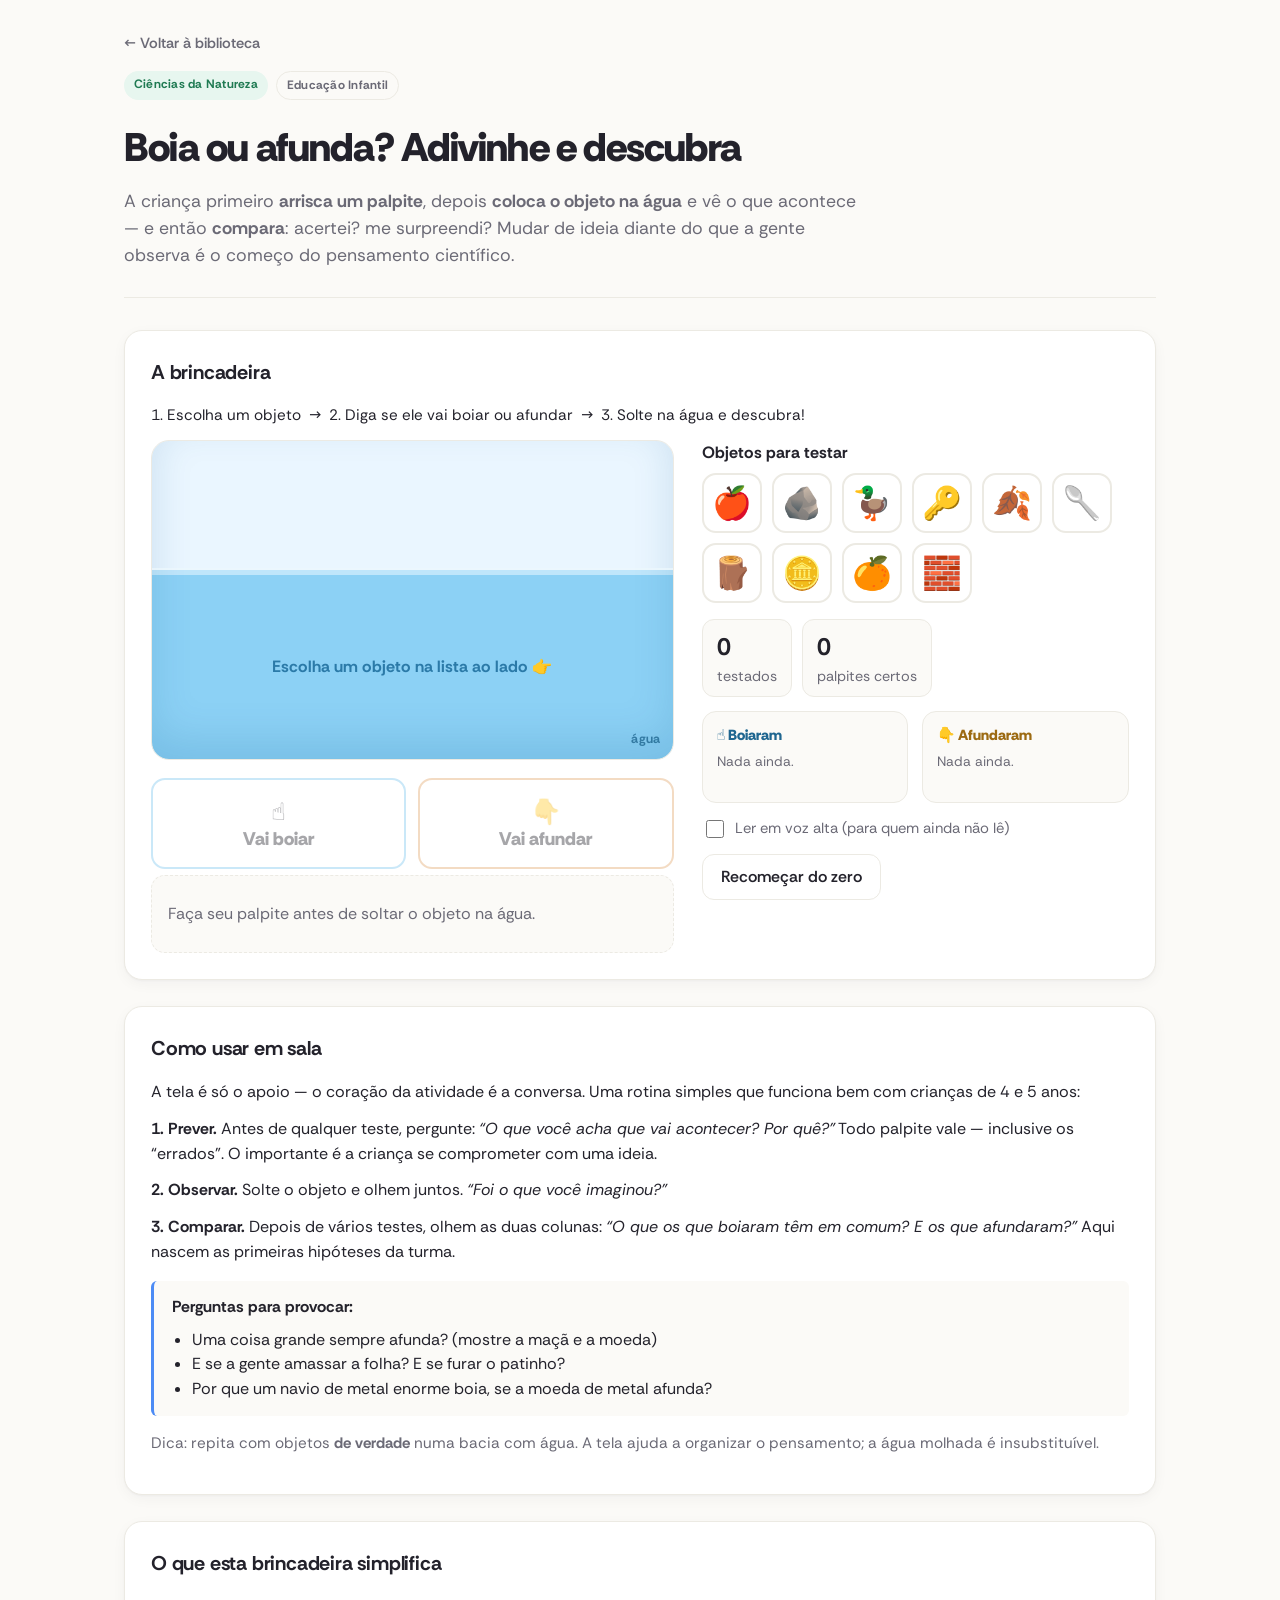
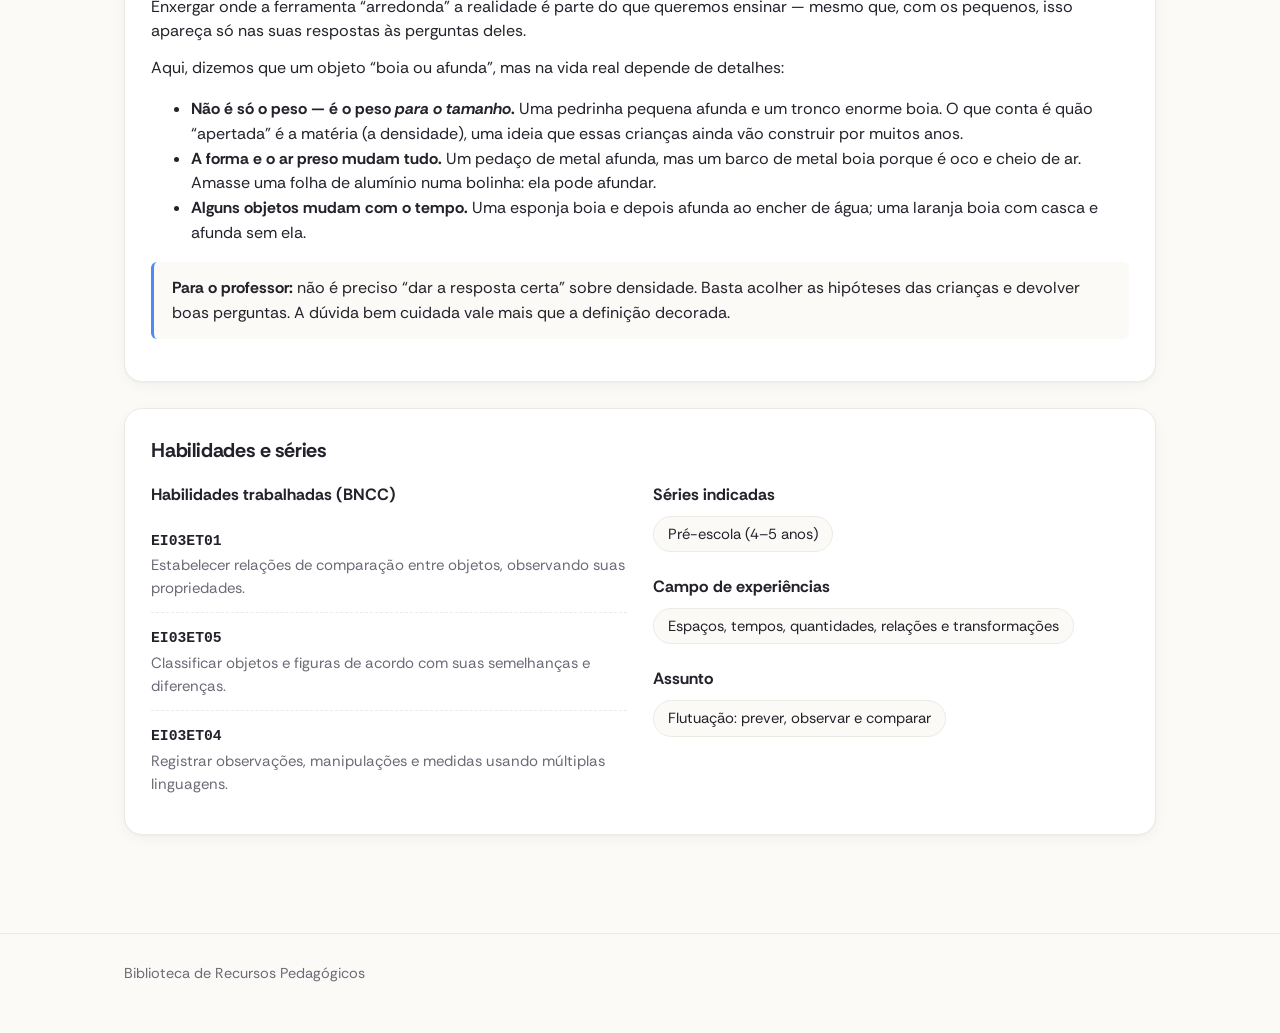
<file: recursos/ciencias-natureza-boia-ou-afunda/index.html>
<!DOCTYPE html>
<!-- =========================================================================
     Boia ou afunda? — recurso de Ciências da Natureza para a Educação Infantil.
     Autocontido: toda a lógica e o estilo do "aquário" vivem nesta página.
     O ciclo é científico de propósito: PREVER → OBSERVAR → COMPARAR.
     ========================================================================= -->
<html lang="pt-BR">
<head>
  <meta charset="UTF-8">
  <meta name="viewport" content="width=device-width, initial-scale=1.0">
  <title>Boia ou afunda? · Ciências da Natureza</title>
  <meta name="description" content="Brincadeira científica para a Educação Infantil: a criança prevê se cada objeto vai boiar ou afundar, testa na água e compara o palpite com o que aconteceu.">
  <link rel="preconnect" href="https://fonts.googleapis.com">
  <link rel="preconnect" href="https://fonts.gstatic.com" crossorigin>
  <link href="https://fonts.googleapis.com/css2?family=Rethink+Sans:ital,wght@0,400..800;1,400..700&display=swap" rel="stylesheet">
  <link rel="stylesheet" href="../../assets/styles.css">
  <style>
    /* ---- O aquário e a brincadeira (estilo local, só deste recurso) ---- */
    .jogo { display: grid; grid-template-columns: 1.1fr .9fr; gap: 28px; align-items: start; }
    @media (max-width: 760px) { .jogo { grid-template-columns: 1fr; } }

    /* Tanque de água */
    .tanque {
      position: relative; width: 100%; height: 320px; border-radius: 18px;
      overflow: hidden; border: 1px solid var(--line);
      background: linear-gradient(#EAF6FF 0 40%, #BFE6FB 40% 42%, #8CD1F5 42% 100%);
      box-shadow: inset 0 -18px 40px rgba(9, 90, 140, .15);
    }
    /* Linha da superfície da água (40% do topo) */
    .tanque::before {
      content: ""; position: absolute; left: 0; right: 0; top: 40%;
      height: 2px; background: rgba(255, 255, 255, .7);
    }
    .agua-label {
      position: absolute; right: 12px; bottom: 10px; font-size: .8rem;
      color: #1f6690; font-weight: 700; letter-spacing: .02em; opacity: .8;
    }
    .placa {
      position: absolute; left: 0; right: 0; top: 42%; bottom: 0;
      display: flex; align-items: center; justify-content: center; text-align: center;
      color: #2b7aa8; font-weight: 700; padding: 0 24px; font-size: 1.02rem;
    }

    /* O objeto dentro do tanque */
    .objeto {
      position: absolute; left: 50%; top: 18%;
      transform: translate(-50%, -50%);
      font-size: 3.4rem; line-height: 1; user-select: none;
      transition: top 1.1s cubic-bezier(.34, 1.2, .5, 1);
      filter: drop-shadow(0 4px 6px rgba(0, 0, 0, .18));
      z-index: 2;
    }
    .objeto.esperando { top: 20%; animation: flutua-espera 1.6s ease-in-out infinite; }
    .objeto.boiando   { top: 34%; animation: boia-bob 2.4s ease-in-out infinite; }
    .objeto.afundando { top: 82%; }
    @keyframes flutua-espera { 0%,100% { transform: translate(-50%, -50%) rotate(-4deg); } 50% { transform: translate(-50%, -58%) rotate(4deg); } }
    @keyframes boia-bob      { 0%,100% { transform: translate(-50%, -50%); } 50% { transform: translate(-50%, -60%); } }

    /* Ondinha que aparece quando o objeto encosta na água */
    .ripple {
      position: absolute; left: 50%; top: 40%; width: 24px; height: 24px;
      border: 2px solid rgba(255, 255, 255, .85); border-radius: 50%;
      transform: translate(-50%, -50%) scale(0); opacity: 0; pointer-events: none; z-index: 1;
    }
    .ripple.go { animation: ripple 900ms ease-out; }
    @keyframes ripple { 0% { transform: translate(-50%, -50%) scale(.2); opacity: .9; } 100% { transform: translate(-50%, -50%) scale(6); opacity: 0; } }

    /* Bandeja de objetos para escolher */
    .bandeja { display: flex; flex-wrap: wrap; gap: 10px; margin-top: 4px; }
    .obj-btn {
      font-size: 2rem; line-height: 1; width: 60px; height: 60px; cursor: pointer;
      background: var(--surface); border: 2px solid var(--line); border-radius: 14px;
      display: flex; align-items: center; justify-content: center; transition: .12s;
    }
    .obj-btn:hover { border-color: var(--ciencias-natureza); transform: translateY(-2px); }
    .obj-btn:focus-visible { outline: 3px solid var(--ciencias-natureza-soft); outline-offset: 2px; }
    .obj-btn.usado { opacity: .32; }
    .obj-btn.ativo { border-color: var(--ciencias-natureza); background: var(--ciencias-natureza-soft); }

    /* Botões grandes de palpite */
    .palpites { display: grid; grid-template-columns: 1fr 1fr; gap: 12px; margin: 18px 0 6px; }
    .palpite {
      font-family: inherit; font-size: 1.15rem; font-weight: 800; cursor: pointer;
      padding: 16px 12px; border-radius: 14px; border: 2px solid var(--line);
      background: var(--surface); color: var(--ink); transition: .12s;
    }
    .palpite:hover:not(:disabled) { transform: translateY(-2px); box-shadow: var(--shadow-soft); }
    .palpite:disabled { opacity: .4; cursor: default; }
    .palpite.boiar   { border-color: #7CC6F0; }
    .palpite.afundar { border-color: #E3A76B; }
    .palpite .emo { font-size: 1.5rem; display: block; }

    /* Faixa de resultado */
    .resultado {
      min-height: 78px; border-radius: 14px; padding: 14px 16px; margin-top: 6px;
      background: var(--bg); border: 1px dashed var(--line); color: var(--ink-soft);
      display: flex; flex-direction: column; justify-content: center;
    }
    .resultado.acerto  { background: var(--ciencias-natureza-soft); border-color: transparent; color: #1f7a52; }
    .resultado.surpresa { background: #FFF4E0; border-color: transparent; color: #9c6a12; }
    .resultado .big { font-weight: 800; font-size: 1.05rem; }
    .resultado .porque { color: inherit; opacity: .92; font-size: .95rem; margin-top: 3px; }

    /* Placar */
    .placar { display: flex; gap: 10px; flex-wrap: wrap; margin: 16px 0 2px; }
    .placar .num {
      background: var(--bg); border: 1px solid var(--line); border-radius: 12px;
      padding: 8px 14px; font-size: .9rem; color: var(--ink-soft);
    }
    .placar .num strong { display: block; font-size: 1.5rem; color: var(--ink); font-variant-numeric: tabular-nums; }

    /* Duas colunas: o que boiou / o que afundou */
    .colunas { display: grid; grid-template-columns: 1fr 1fr; gap: 14px; margin-top: 14px; }
    .coluna { background: var(--bg); border: 1px solid var(--line); border-radius: 14px; padding: 12px 14px; min-height: 92px; }
    .coluna h4 { margin: 0 0 8px; font-size: .92rem; font-weight: 800; }
    .coluna.boiou h4   { color: #1f6690; }
    .coluna.afundou h4 { color: #9c6a12; }
    .coluna .itens { display: flex; flex-wrap: wrap; gap: 6px; font-size: 1.7rem; line-height: 1.1; }
    .coluna .vazio { color: var(--ink-soft); font-size: .85rem; font-weight: 400; }

    .narrar { display: inline-flex; align-items: center; gap: 8px; font-size: .92rem; color: var(--ink-soft); margin-top: 14px; cursor: pointer; }
    .narrar input { width: 18px; height: 18px; accent-color: var(--ciencias-natureza); }

    .acoes { display: flex; gap: 10px; flex-wrap: wrap; margin-top: 8px; }
    .dica-topo { color: var(--ink-soft); font-size: .95rem; margin: 0 0 14px; }
  </style>
</head>
<body class="theme-ciencias-natureza">
  <div class="wrap resource">
    <a class="backlink" href="../../index.html">← Voltar à biblioteca</a>

    <header class="resource-head">
      <div class="top">
        <span class="badge area-ciencias-natureza">Ciências da Natureza</span>
        <span class="badge seg">Educação Infantil</span>
      </div>
      <h1>Boia ou afunda? Adivinhe e descubra</h1>
      <p class="lead">A criança primeiro <strong>arrisca um palpite</strong>, depois <strong>coloca o objeto na água</strong> e vê o que acontece — e então <strong>compara</strong>: acertei? me surpreendi? Mudar de ideia diante do que a gente observa é o começo do pensamento científico.</p>
    </header>

    <!-- ================= A BRINCADEIRA ================= -->
    <section class="panel">
      <h2>A brincadeira</h2>
      <p class="dica-topo">1. Escolha um objeto &nbsp;→&nbsp; 2. Diga se ele vai boiar ou afundar &nbsp;→&nbsp; 3. Solte na água e descubra!</p>

      <div class="jogo">
        <!-- Coluna esquerda: o tanque -->
        <div>
          <div class="tanque" id="tanque" aria-live="polite">
            <span class="agua-label">água</span>
            <div class="placa" id="placa">Escolha um objeto na lista ao lado 👉</div>
            <div class="ripple" id="ripple"></div>
            <div class="objeto" id="objeto" style="display:none" aria-hidden="true"></div>
          </div>

          <div class="palpites">
            <button class="palpite boiar" id="btn-boiar" disabled>
              <span class="emo">☝️</span> Vai boiar
            </button>
            <button class="palpite afundar" id="btn-afundar" disabled>
              <span class="emo">👇</span> Vai afundar
            </button>
          </div>

          <div class="resultado" id="resultado">Faça seu palpite antes de soltar o objeto na água.</div>
        </div>

        <!-- Coluna direita: bandeja, placar e colunas -->
        <div>
          <h3 style="margin-top:0">Objetos para testar</h3>
          <div class="bandeja" id="bandeja"></div>

          <div class="placar">
            <div class="num"><strong id="n-testados">0</strong> testados</div>
            <div class="num"><strong id="n-acertos">0</strong> palpites certos</div>
          </div>

          <div class="colunas">
            <div class="coluna boiou">
              <h4>☝️ Boiaram</h4>
              <div class="itens" id="col-boiou"><span class="vazio">Nada ainda.</span></div>
            </div>
            <div class="coluna afundou">
              <h4>👇 Afundaram</h4>
              <div class="itens" id="col-afundou"><span class="vazio">Nada ainda.</span></div>
            </div>
          </div>

          <label class="narrar" id="narrar-wrap" style="display:none">
            <input type="checkbox" id="narrar"> Ler em voz alta (para quem ainda não lê)
          </label>

          <div class="acoes">
            <button class="btn" id="reiniciar">Recomeçar do zero</button>
          </div>
        </div>
      </div>
    </section>

    <!-- ================= COMO USAR EM SALA ================= -->
    <section class="panel">
      <h2>Como usar em sala</h2>
      <p>A tela é só o apoio — o coração da atividade é a conversa. Uma rotina simples que
         funciona bem com crianças de 4 e 5 anos:</p>
      <p><strong>1. Prever.</strong> Antes de qualquer teste, pergunte: <em>“O que você acha que vai
         acontecer? Por quê?”</em> Todo palpite vale — inclusive os “errados”. O importante é a criança
         se comprometer com uma ideia.</p>
      <p><strong>2. Observar.</strong> Solte o objeto e olhem juntos. <em>“Foi o que você imaginou?”</em></p>
      <p><strong>3. Comparar.</strong> Depois de vários testes, olhem as duas colunas: <em>“O que os que
         boiaram têm em comum? E os que afundaram?”</em> Aqui nascem as primeiras hipóteses da turma.</p>
      <div class="note">
        <strong>Perguntas para provocar:</strong>
        <ul style="margin:8px 0 0; padding-left:20px">
          <li>Uma coisa grande sempre afunda? (mostre a maçã e a moeda)</li>
          <li>E se a gente amassar a folha? E se furar o patinho?</li>
          <li>Por que um navio de metal enorme boia, se a moeda de metal afunda?</li>
        </ul>
      </div>
      <p class="muted" style="margin-top:14px">Dica: repita com objetos <strong>de verdade</strong> numa
         bacia com água. A tela ajuda a organizar o pensamento; a água molhada é insubstituível.</p>
    </section>

    <!-- ================= O QUE ESTA BRINCADEIRA SIMPLIFICA ================= -->
    <section class="panel">
      <h2>O que esta brincadeira simplifica</h2>
      <p>Enxergar onde a ferramenta “arredonda” a realidade é parte do que queremos ensinar — mesmo
         que, com os pequenos, isso apareça só nas suas respostas às perguntas deles.</p>
      <p>Aqui, dizemos que um objeto “boia ou afunda”, mas na vida real depende de detalhes:</p>
      <ul>
        <li><strong>Não é só o peso — é o peso <em>para o tamanho</em>.</strong> Uma pedrinha pequena
           afunda e um tronco enorme boia. O que conta é quão “apertada” é a matéria (a densidade),
           uma ideia que essas crianças ainda vão construir por muitos anos.</li>
        <li><strong>A forma e o ar preso mudam tudo.</strong> Um pedaço de metal afunda, mas um barco
           de metal boia porque é oco e cheio de ar. Amasse uma folha de alumínio numa bolinha: ela
           pode afundar.</li>
        <li><strong>Alguns objetos mudam com o tempo.</strong> Uma esponja boia e depois afunda ao
           encher de água; uma laranja boia com casca e afunda sem ela.</li>
      </ul>
      <div class="note">
        <strong>Para o professor:</strong> não é preciso “dar a resposta certa” sobre densidade. Basta
        acolher as hipóteses das crianças e devolver boas perguntas. A dúvida bem cuidada vale mais
        que a definição decorada.
      </div>
    </section>

    <!-- ================= METADADOS ================= -->
    <section class="panel">
      <h2>Habilidades e séries</h2>
      <div class="meta-grid">
        <div>
          <h3 style="margin-top:0">Habilidades trabalhadas (BNCC)</h3>
          <div class="skill"><code>EI03ET01</code><span class="desc">Estabelecer relações de comparação entre objetos, observando suas propriedades.</span></div>
          <div class="skill"><code>EI03ET05</code><span class="desc">Classificar objetos e figuras de acordo com suas semelhanças e diferenças.</span></div>
          <div class="skill"><code>EI03ET04</code><span class="desc">Registrar observações, manipulações e medidas usando múltiplas linguagens.</span></div>
        </div>
        <div>
          <h3 style="margin-top:0">Séries indicadas</h3>
          <div class="pill-list"><span class="pill">Pré-escola (4–5 anos)</span></div>
          <h3>Campo de experiências</h3>
          <div class="pill-list"><span class="pill">Espaços, tempos, quantidades, relações e transformações</span></div>
          <h3>Assunto</h3>
          <div class="pill-list"><span class="pill">Flutuação: prever, observar e comparar</span></div>
        </div>
      </div>
    </section>
  </div>

  <footer class="site-footer"><div class="wrap">Biblioteca de Recursos Pedagógicos</div></footer>

  <script>
  (function () {
    "use strict";

    // ---- Os objetos. "boia: true" = flutua. "porque" é uma pista simples. ----
    // Escolhidos de propósito para quebrar a ideia de que "grande afunda / pequeno boia":
    // a maçã (grande) boia; a moeda (pequena) afunda.
    var OBJETOS = [
      { emoji: "🍎", nome: "a maçã",               boia: true,  porque: "Tem bastante ar dentro e é leve para o tamanho dela." },
      { emoji: "🪨", nome: "a pedra",              boia: false, porque: "É bem pesada para o tamanho — a matéria dela é apertadinha." },
      { emoji: "🦆", nome: "o patinho de borracha", boia: true,  porque: "É oco e cheio de ar, por isso fica na superfície." },
      { emoji: "🔑", nome: "a chave",              boia: false, porque: "Metal é pesado para o tamanho e afunda." },
      { emoji: "🍂", nome: "a folha",              boia: true,  porque: "É fininha e leve, e se apoia na água." },
      { emoji: "🥄", nome: "a colher de metal",    boia: false, porque: "O metal é pesado para o tamanho e leva a colher para o fundo." },
      { emoji: "🪵", nome: "o pedaço de madeira",  boia: true,  porque: "A madeira é leve para o tamanho e tem ar dentro." },
      { emoji: "🪙", nome: "a moeda",              boia: false, porque: "É pequena, mas o metal é pesado para o tamanho: afunda." },
      { emoji: "🍊", nome: "a laranja",            boia: true,  porque: "A casca cheia de bolsinhas de ar ajuda a boiar." },
      { emoji: "🧱", nome: "o tijolo",             boia: false, porque: "É denso e pesado para o tamanho, então vai ao fundo." }
    ];

    function $(id) { return document.getElementById(id); }

    var bandeja = $("bandeja");
    var tanque = $("tanque"), placa = $("placa"), objetoEl = $("objeto"), ripple = $("ripple");
    var btnBoiar = $("btn-boiar"), btnAfundar = $("btn-afundar");
    var resultado = $("resultado");
    var nTestados = $("n-testados"), nAcertos = $("n-acertos");
    var colBoiou = $("col-boiou"), colAfundou = $("col-afundou");
    var reiniciar = $("reiniciar");

    var atual = null;      // objeto escolhido (ainda não testado)
    var atualBtn = null;   // botão da bandeja correspondente
    var testados = 0, acertos = 0;
    var jaBoiaram = [], jaAfundaram = [];
    var usados = {};       // índices já testados

    // ---- Narração opcional (só aparece se o navegador souber falar) --------
    var podeFalar = "speechSynthesis" in window && "SpeechSynthesisUtterance" in window;
    if (podeFalar) $("narrar-wrap").style.display = "inline-flex";
    function falar(txt) {
      if (!podeFalar || !$("narrar").checked) return;
      try {
        window.speechSynthesis.cancel();
        var u = new SpeechSynthesisUtterance(txt);
        u.lang = "pt-BR"; u.rate = .95;
        window.speechSynthesis.speak(u);
      } catch (e) { /* silêncio se não rolar */ }
    }

    // ---- Monta a bandeja de objetos ---------------------------------------
    OBJETOS.forEach(function (o, i) {
      var b = document.createElement("button");
      b.type = "button";
      b.className = "obj-btn";
      b.textContent = o.emoji;
      b.setAttribute("aria-label", "Escolher " + o.nome);
      b.addEventListener("click", function () { escolher(i, b); });
      bandeja.appendChild(b);
    });

    // ---- Escolher um objeto: ele entra no tanque, "boiando de leve" --------
    function escolher(i, btn) {
      if (usados[i]) return;              // já foi testado
      atual = OBJETOS[i];
      if (atualBtn) atualBtn.classList.remove("ativo");
      atualBtn = btn; btn.classList.add("ativo");

      placa.style.display = "none";
      objetoEl.style.display = "";
      objetoEl.textContent = atual.emoji;
      objetoEl.className = "objeto esperando";

      btnBoiar.disabled = false;
      btnAfundar.disabled = false;
      resultado.className = "resultado";
      resultado.textContent = "Qual é o seu palpite para " + atual.nome + "?";
      falar("Você escolheu " + atual.nome + ". Vai boiar ou vai afundar?");
    }

    // ---- Fazer o palpite e revelar o resultado ----------------------------
    function palpitar(previu) {         // previu = true significa "vai boiar"
      if (!atual) return;
      btnBoiar.disabled = true;
      btnAfundar.disabled = true;

      // Ondinha na superfície + animação de boiar/afundar
      ripple.classList.remove("go"); void ripple.offsetWidth; ripple.classList.add("go");
      objetoEl.className = "objeto " + (atual.boia ? "boiando" : "afundando");

      var acertou = (previu === atual.boia);
      if (acertou) acertos++;
      testados++;

      var palpiteTxt = previu ? "vai boiar ☝️" : "vai afundar 👇";
      var aconteceu = atual.boia ? "boiou!" : "afundou!";
      var msg, frase;
      if (acertou) {
        resultado.className = "resultado acerto";
        msg = "Seu palpite: " + palpiteTxt + " — e " + aconteceu + " 🎉";
        frase = "Você acertou! " + capitaliza(atual.nome) + " " + (atual.boia ? "boiou" : "afundou") + ".";
      } else {
        resultado.className = "resultado surpresa";
        msg = "Seu palpite: " + palpiteTxt + " — mas " + aconteceu + " Que surpresa! 🤔";
        frase = "Que surpresa! " + capitaliza(atual.nome) + " " + (atual.boia ? "boiou" : "afundou") + ".";
      }
      resultado.innerHTML = '<span class="big">' + msg + '</span>' +
        '<span class="porque">' + atual.porque + '</span>';
      falar(frase + " " + atual.porque);

      // Guarda nas colunas e no placar
      (atual.boia ? jaBoiaram : jaAfundaram).push(atual.emoji);
      var idx = OBJETOS.indexOf(atual);
      usados[idx] = true;
      atualBtn.classList.add("usado");
      atualBtn.classList.remove("ativo");

      atual = null; atualBtn = null;
      pintar();
    }

    function capitaliza(s) { return s.charAt(0).toUpperCase() + s.slice(1); }

    function pintar() {
      nTestados.textContent = testados;
      nAcertos.textContent = acertos;
      colBoiou.innerHTML = jaBoiaram.length
        ? jaBoiaram.map(function (e) { return "<span>" + e + "</span>"; }).join("")
        : '<span class="vazio">Nada ainda.</span>';
      colAfundou.innerHTML = jaAfundaram.length
        ? jaAfundaram.map(function (e) { return "<span>" + e + "</span>"; }).join("")
        : '<span class="vazio">Nada ainda.</span>';
    }

    btnBoiar.addEventListener("click", function () { palpitar(true); });
    btnAfundar.addEventListener("click", function () { palpitar(false); });

    reiniciar.addEventListener("click", function () {
      atual = null; atualBtn = null; testados = 0; acertos = 0;
      jaBoiaram = []; jaAfundaram = []; usados = {};
      objetoEl.style.display = "none"; objetoEl.className = "objeto";
      placa.style.display = ""; placa.textContent = "Escolha um objeto na lista ao lado 👉";
      btnBoiar.disabled = true; btnAfundar.disabled = true;
      resultado.className = "resultado";
      resultado.textContent = "Faça seu palpite antes de soltar o objeto na água.";
      Array.prototype.forEach.call(bandeja.querySelectorAll(".obj-btn"), function (b) {
        b.classList.remove("usado", "ativo");
      });
      pintar();
    });
  })();
  </script>
</body>
</html>
</file>
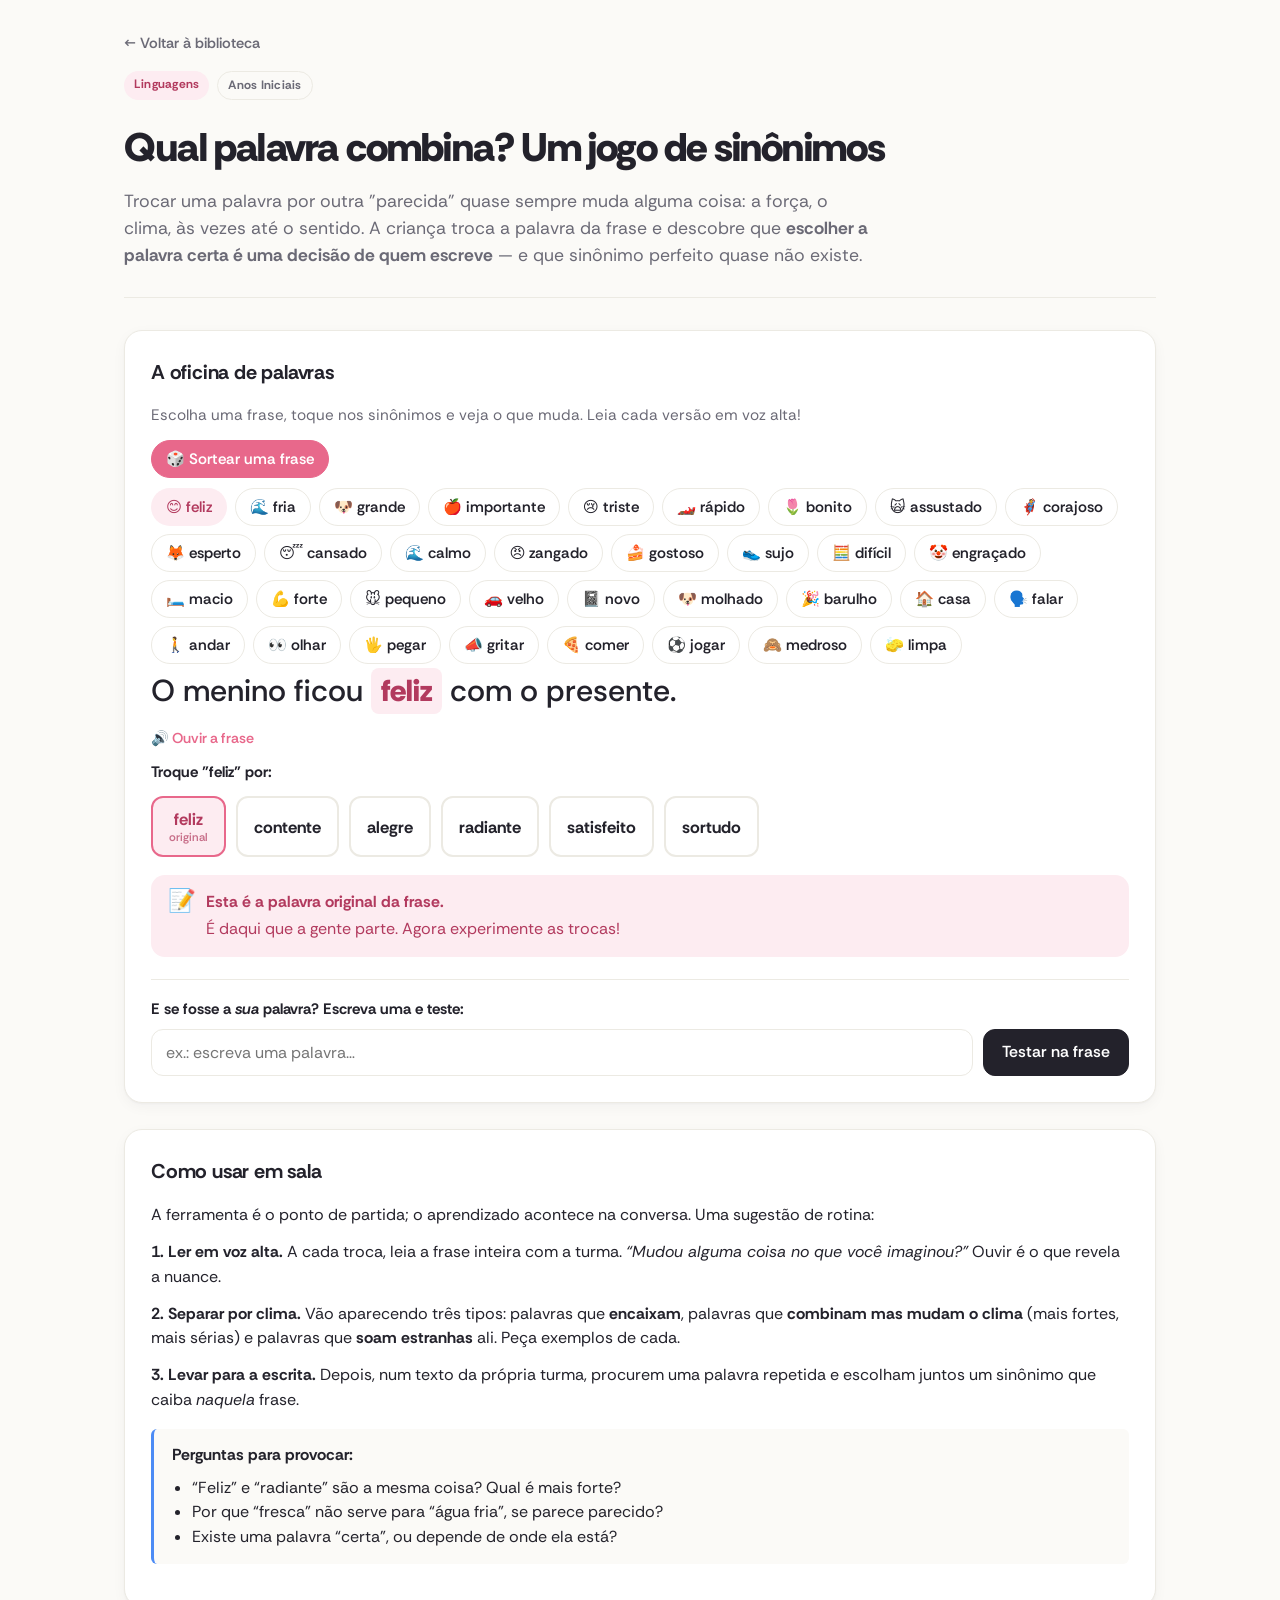
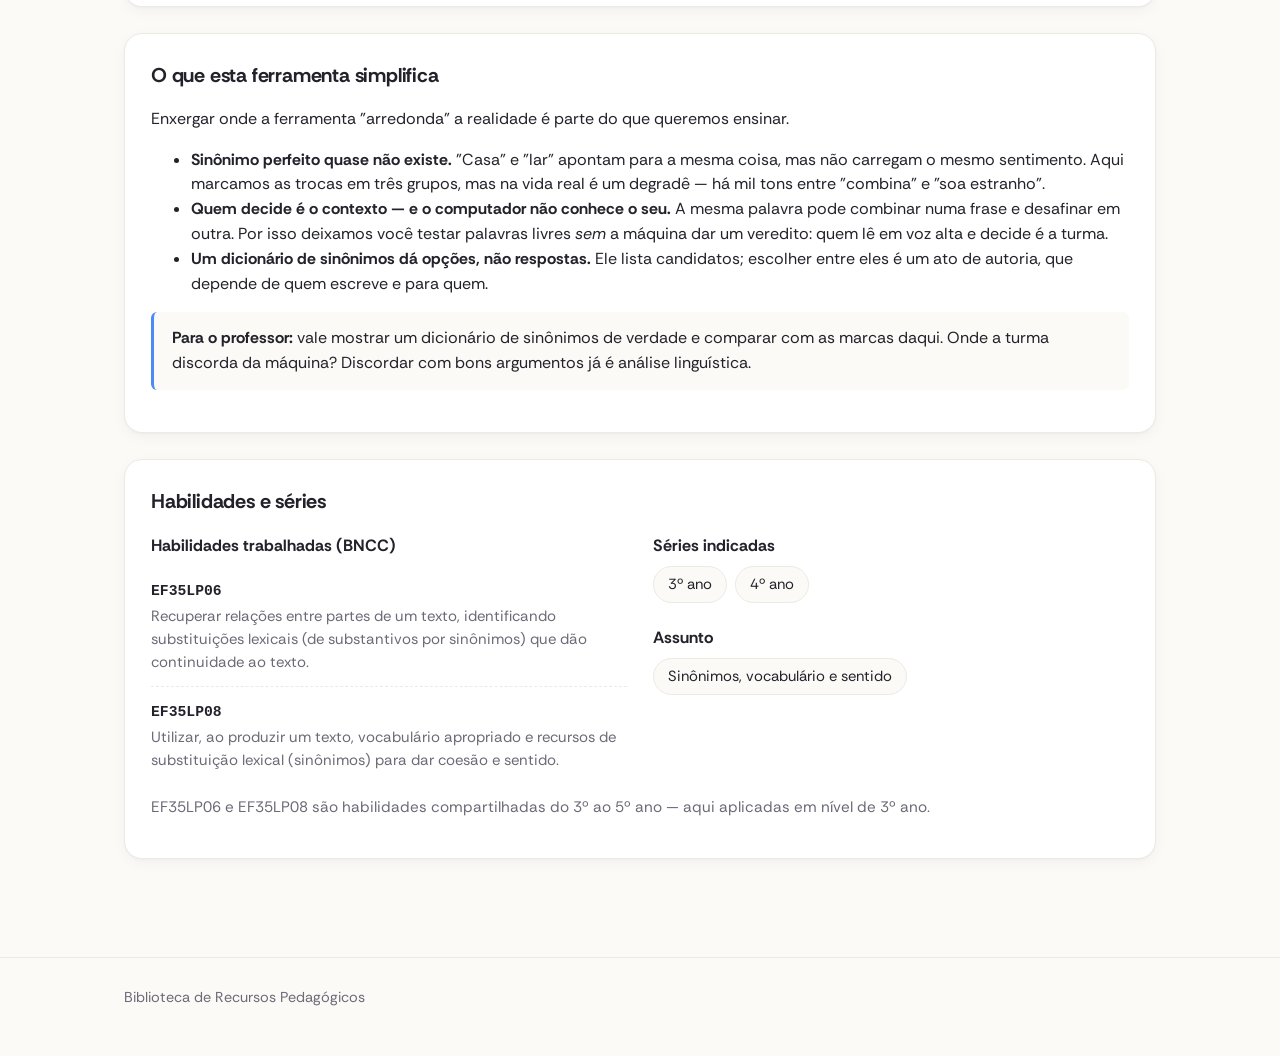
<file: recursos/linguagens-sinonimos/index.html>
<!DOCTYPE html>
<!-- =========================================================================
     Qual palavra combina? — recurso de Linguagens (sinônimos) para o 3º ano.
     Autocontido: toda a lógica e o estilo vivem nesta página.
     A ideia central: quase nunca existe sinônimo "perfeito". A palavra certa
     depende do contexto, da intensidade e de quem fala — e quem escreve escolhe.
     ========================================================================= -->
<html lang="pt-BR">
<head>
  <meta charset="UTF-8">
  <meta name="viewport" content="width=device-width, initial-scale=1.0">
  <title>Qual palavra combina? · Linguagens</title>
  <meta name="description" content="Recurso de Língua Portuguesa para o 3º ano: a criança troca uma palavra por sinônimos e percebe como o sentido e o clima da frase mudam. Nem todo sinônimo serve em toda frase.">
  <link rel="preconnect" href="https://fonts.googleapis.com">
  <link rel="preconnect" href="https://fonts.gstatic.com" crossorigin>
  <link href="https://fonts.googleapis.com/css2?family=Rethink+Sans:ital,wght@0,400..800;1,400..700&display=swap" rel="stylesheet">
  <link rel="stylesheet" href="../../assets/styles.css">
  <style>
    /* ---- A oficina de sinônimos (estilo local, só deste recurso) ---- */

    /* Seleção de cena (qual frase explorar) */
    .cenas { display: flex; flex-wrap: wrap; gap: 8px; margin-bottom: 4px; }
    .cena-btn {
      font-family: inherit; font-size: .95rem; font-weight: 600; cursor: pointer;
      padding: 8px 14px; border-radius: 999px; border: 1px solid var(--line);
      background: var(--surface); color: var(--ink); transition: .12s;
    }
    .cena-btn:hover { border-color: var(--linguagens); }
    .cena-btn[aria-pressed="true"] { background: var(--linguagens-soft); border-color: transparent; color: #b23a5e; }

    /* "Sortear": com 30+ frases, um atalho para cair numa aleatória */
    .cenas-topo { margin-bottom: 10px; }
    .cena-btn.sortear { background: var(--linguagens); color: #fff; border-color: var(--linguagens); }
    .cena-btn.sortear:hover { filter: brightness(.96); }

    /* A frase, em tamanho grande e legível */
    .frase {
      font-size: clamp(1.4rem, 3vw, 1.9rem); line-height: 1.5; font-weight: 500;
      margin: 22px 0 18px; color: var(--ink);
    }
    .alvo {
      display: inline-block; background: var(--linguagens-soft); color: #b23a5e;
      font-weight: 800; border-radius: 8px; padding: 0 10px; transition: transform .18s, background .18s;
    }
    .alvo.trocando { transform: scale(1.14); }

    /* Botão de ouvir a frase (só aparece se o navegador souber falar) */
    .ouvir {
      display: inline-flex; align-items: center; gap: 6px; font-family: inherit; font-size: .9rem;
      font-weight: 600; cursor: pointer; background: none; border: none; color: var(--linguagens);
      padding: 0; margin-bottom: 14px;
    }
    .ouvir:hover { text-decoration: underline; }

    .rotulo-sin { font-weight: 700; font-size: .95rem; margin: 4px 0 10px; }

    /* Chips de sinônimos */
    .sinonimos { display: flex; flex-wrap: wrap; gap: 10px; }
    .sin-chip {
      font-family: inherit; font-size: 1.05rem; font-weight: 700; cursor: pointer;
      padding: 10px 16px; border-radius: 12px; border: 2px solid var(--line);
      background: var(--surface); color: var(--ink); transition: .12s;
    }
    .sin-chip:hover { transform: translateY(-2px); box-shadow: var(--shadow-soft); }
    .sin-chip[aria-pressed="true"] { border-color: var(--linguagens); background: var(--linguagens-soft); color: #b23a5e; }
    .sin-chip .marca { font-size: .72rem; font-weight: 600; opacity: .7; display: block; }

    /* Caixa de feedback (o clima da troca) */
    .feedback {
      margin-top: 18px; border-radius: 14px; padding: 14px 16px; min-height: 60px;
      background: var(--bg); border: 1px dashed var(--line); color: var(--ink-soft);
      display: flex; align-items: flex-start; gap: 10px;
    }
    .feedback .icone { font-size: 1.4rem; line-height: 1; }
    .feedback .txt strong { display: block; margin-bottom: 2px; }
    .feedback.bom      { background: #E7F6EF; border-color: transparent; color: #1f7a52; }
    .feedback.clima    { background: #FBF2E0; border-color: transparent; color: #9c6a12; }
    .feedback.estranho { background: #F5ECEC; border-color: transparent; color: #9c5b5b; }
    .feedback.original { background: var(--linguagens-soft); border-color: transparent; color: #b23a5e; }

    /* Testar a própria palavra */
    .experimento { margin-top: 22px; padding-top: 18px; border-top: 1px solid var(--line); }
    .experimento label { display: block; font-weight: 700; font-size: .95rem; margin-bottom: 8px; }
    .exp-linha { display: flex; gap: 10px; flex-wrap: wrap; }
    .exp-linha input {
      flex: 1 1 220px; font-family: inherit; font-size: 1rem; padding: 10px 14px;
      border: 1px solid var(--line); border-radius: 12px; background: var(--surface); color: var(--ink);
    }
    .exp-linha input:focus-visible { outline: 3px solid var(--linguagens-soft); outline-offset: 1px; border-color: var(--linguagens); }
  </style>
</head>
<body class="theme-linguagens">
  <div class="wrap resource">
    <a class="backlink" href="../../index.html">← Voltar à biblioteca</a>

    <header class="resource-head">
      <div class="top">
        <span class="badge area-linguagens">Linguagens</span>
        <span class="badge seg">Anos Iniciais</span>
      </div>
      <h1>Qual palavra combina? Um jogo de sinônimos</h1>
      <p class="lead">Trocar uma palavra por outra "parecida" quase sempre muda alguma coisa: a força, o clima, às vezes até o sentido. A criança troca a palavra da frase e descobre que <strong>escolher a palavra certa é uma decisão de quem escreve</strong> — e que sinônimo perfeito quase não existe.</p>
    </header>

    <!-- ================= A OFICINA ================= -->
    <section class="panel">
      <h2>A oficina de palavras</h2>
      <p class="muted">Escolha uma frase, toque nos sinônimos e veja o que muda. Leia cada versão em voz alta!</p>

      <div class="cenas-topo">
        <button class="cena-btn sortear" id="sortear" type="button">🎲 Sortear uma frase</button>
      </div>
      <div class="cenas" id="cenas" role="group" aria-label="Escolha uma frase"></div>

      <p class="frase" id="frase"></p>
      <button class="ouvir" id="ouvir" style="display:none">🔊 Ouvir a frase</button>

      <p class="rotulo-sin">Troque <span id="alvo-nome">a palavra</span> por:</p>
      <div class="sinonimos" id="sinonimos" role="group" aria-label="Sinônimos para experimentar"></div>

      <div class="feedback" id="feedback">
        <span class="icone">👆</span>
        <span class="txt">Toque em uma palavra para ver o que acontece com a frase.</span>
      </div>

      <div class="experimento">
        <label for="exp">E se fosse a <em>sua</em> palavra? Escreva uma e teste:</label>
        <div class="exp-linha">
          <input type="text" id="exp" placeholder="ex.: escreva uma palavra…" maxlength="20" autocomplete="off">
          <button class="btn primary" id="exp-btn">Testar na frase</button>
        </div>
      </div>
    </section>

    <!-- ================= COMO USAR EM SALA ================= -->
    <section class="panel">
      <h2>Como usar em sala</h2>
      <p>A ferramenta é o ponto de partida; o aprendizado acontece na conversa. Uma sugestão de rotina:</p>
      <p><strong>1. Ler em voz alta.</strong> A cada troca, leia a frase inteira com a turma. <em>“Mudou alguma
         coisa no que você imaginou?”</em> Ouvir é o que revela a nuance.</p>
      <p><strong>2. Separar por clima.</strong> Vão aparecendo três tipos: palavras que <strong>encaixam</strong>,
         palavras que <strong>combinam mas mudam o clima</strong> (mais fortes, mais sérias) e palavras que
         <strong>soam estranhas</strong> ali. Peça exemplos de cada.</p>
      <p><strong>3. Levar para a escrita.</strong> Depois, num texto da própria turma, procurem uma palavra
         repetida e escolham juntos um sinônimo que caiba <em>naquela</em> frase.</p>
      <div class="note">
        <strong>Perguntas para provocar:</strong>
        <ul style="margin:8px 0 0; padding-left:20px">
          <li>“Feliz” e “radiante” são a mesma coisa? Qual é mais forte?</li>
          <li>Por que “fresca” não serve para “água fria”, se parece parecido?</li>
          <li>Existe uma palavra “certa”, ou depende de onde ela está?</li>
        </ul>
      </div>
    </section>

    <!-- ================= O QUE ESTA FERRAMENTA SIMPLIFICA ================= -->
    <section class="panel">
      <h2>O que esta ferramenta simplifica</h2>
      <p>Enxergar onde a ferramenta "arredonda" a realidade é parte do que queremos ensinar.</p>
      <ul>
        <li><strong>Sinônimo perfeito quase não existe.</strong> "Casa" e "lar" apontam para a mesma coisa,
           mas não carregam o mesmo sentimento. Aqui marcamos as trocas em três grupos, mas na vida real
           é um degradê — há mil tons entre "combina" e "soa estranho".</li>
        <li><strong>Quem decide é o contexto — e o computador não conhece o seu.</strong> A mesma palavra
           pode combinar numa frase e desafinar em outra. Por isso deixamos você testar palavras livres
           <em>sem</em> a máquina dar um veredito: quem lê em voz alta e decide é a turma.</li>
        <li><strong>Um dicionário de sinônimos dá opções, não respostas.</strong> Ele lista candidatos;
           escolher entre eles é um ato de autoria, que depende de quem escreve e para quem.</li>
      </ul>
      <div class="note">
        <strong>Para o professor:</strong> vale mostrar um dicionário de sinônimos de verdade e comparar
        com as marcas daqui. Onde a turma discorda da máquina? Discordar com bons argumentos já é análise
        linguística.
      </div>
    </section>

    <!-- ================= METADADOS ================= -->
    <section class="panel">
      <h2>Habilidades e séries</h2>
      <div class="meta-grid">
        <div>
          <h3 style="margin-top:0">Habilidades trabalhadas (BNCC)</h3>
          <div class="skill"><code>EF35LP06</code><span class="desc">Recuperar relações entre partes de um texto, identificando substituições lexicais (de substantivos por sinônimos) que dão continuidade ao texto.</span></div>
          <div class="skill"><code>EF35LP08</code><span class="desc">Utilizar, ao produzir um texto, vocabulário apropriado e recursos de substituição lexical (sinônimos) para dar coesão e sentido.</span></div>
        </div>
        <div>
          <h3 style="margin-top:0">Séries indicadas</h3>
          <div class="pill-list"><span class="pill">3º ano</span><span class="pill">4º ano</span></div>
          <h3>Assunto</h3>
          <div class="pill-list"><span class="pill">Sinônimos, vocabulário e sentido</span></div>
        </div>
      </div>
      <p class="muted" style="margin-top:12px">EF35LP06 e EF35LP08 são habilidades compartilhadas do 3º ao 5º ano — aqui aplicadas em nível de 3º ano.</p>
    </section>
  </div>

  <footer class="site-footer"><div class="wrap">Biblioteca de Recursos Pedagógicos</div></footer>

  <script>
  (function () {
    "use strict";

    // ---- As cenas. Cada sinônimo tem um "ajuste":
    //   bom      = encaixa bem
    //   clima    = combina, mas muda a força/o clima
    //   estranho = soa esquisito ou muda o sentido
    // A nota explica o porquê, em linguagem de 3º ano.
    var CENAS = [
      {
        emoji: "😊", tema: "feliz",
        antes: "O menino ficou ", alvo: "feliz", depois: " com o presente.",
        sinonimos: [
          { p: "contente",   ajuste: "bom",      nota: "Encaixa certinho — quase a mesma coisa que feliz." },
          { p: "alegre",     ajuste: "bom",      nota: "Combina bem e dá um tom animado." },
          { p: "radiante",   ajuste: "clima",    nota: "Combina, mas é bem mais forte: feliz que brilha!" },
          { p: "satisfeito", ajuste: "clima",    nota: "Serve, mas soa mais sério, mais coisa de adulto." },
          { p: "sortudo",    ajuste: "estranho", nota: "Aqui muda o sentido: sortudo é ter sorte, não estar feliz." }
        ]
      },
      {
        emoji: "🌊", tema: "fria",
        antes: "A água do mar estava ", alvo: "fria", depois: " hoje.",
        sinonimos: [
          { p: "gelada",     ajuste: "bom",      nota: "Combina e é um pouquinho mais forte que fria." },
          { p: "geladinha",  ajuste: "clima",    nota: "Combina, mas dá um tom carinhoso, de conversa." },
          { p: "congelante", ajuste: "clima",    nota: "Combina como exagero divertido — fria ao extremo!" },
          { p: "fresca",     ajuste: "estranho", nota: "Cuidado: fresca é uma friagem gostosa. Muda o sentido!" },
          { p: "álgida",     ajuste: "estranho", nota: "É sinônimo no dicionário, mas quase ninguém usa: soa estranho." }
        ]
      },
      {
        emoji: "🐶", tema: "grande",
        antes: "O cachorro do vizinho é muito ", alvo: "grande", depois: ".",
        sinonimos: [
          { p: "enorme",   ajuste: "bom",      nota: "Combina e é mais forte que grande." },
          { p: "gigante",  ajuste: "bom",      nota: "Combina bem, deixa a imagem bem grandona." },
          { p: "imenso",   ajuste: "bom",      nota: "Combina — grande de um jeito que impressiona." },
          { p: "crescido", ajuste: "clima",    nota: "Serve, mas muda a ideia: crescido é que já cresceu." },
          { p: "espaçoso", ajuste: "estranho", nota: "Espaçoso é para lugar (um quarto espaçoso), não para bicho." }
        ]
      },
      {
        emoji: "🍎", tema: "importante",
        antes: "A professora falou uma coisa ", alvo: "importante", depois: ".",
        sinonimos: [
          { p: "essencial",   ajuste: "bom",      nota: "Combina e reforça: algo que não pode faltar." },
          { p: "valiosa",     ajuste: "bom",      nota: "Combina — algo que vale muito." },
          { p: "fundamental", ajuste: "bom",      nota: "Combina bem, com tom de 'muito importante'." },
          { p: "séria",       ajuste: "clima",    nota: "Serve, mas muda o clima: sério nem sempre é importante." },
          { p: "famosa",      ajuste: "estranho", nota: "Muda o sentido: famosa é conhecida por todos, não importante." }
        ]
      },
      {
        emoji: "😢", tema: "triste",
        antes: "A menina ficou ", alvo: "triste", depois: " quando o balão furou.",
        sinonimos: [
          { p: "chateada",    ajuste: "bom",      nota: "Encaixa bem — quase a mesma coisa que triste." },
          { p: "infeliz",     ajuste: "bom",      nota: "Combina e dá um tom mais fundo de tristeza." },
          { p: "magoada",     ajuste: "clima",    nota: "Serve, mas magoada é quando alguém machucou os sentimentos." },
          { p: "desanimada",  ajuste: "clima",    nota: "Combina, mas é mais 'sem energia' do que triste." },
          { p: "entediada",   ajuste: "estranho", nota: "Muda o sentido: entediada é sem graça, não triste." }
        ]
      },
      {
        emoji: "🏎️", tema: "rápido",
        antes: "O carro é muito ", alvo: "rápido", depois: ".",
        sinonimos: [
          { p: "veloz",        ajuste: "bom",      nota: "Encaixa certinho — outra palavra para rápido." },
          { p: "ligeiro",      ajuste: "bom",      nota: "Combina bem, com um tom mais leve." },
          { p: "acelerado",    ajuste: "clima",    nota: "Serve, mas dá ideia de estar ganhando velocidade." },
          { p: "apressado",    ajuste: "clima",    nota: "Combina para gente com pressa; para carro soa diferente." },
          { p: "instantâneo",  ajuste: "estranho", nota: "Instantâneo é 'na hora', não sobre velocidade." }
        ]
      },
      {
        emoji: "🌷", tema: "bonito",
        antes: "O jardim ficou ", alvo: "bonito", depois: " na primavera.",
        sinonimos: [
          { p: "lindo",       ajuste: "bom",      nota: "Combina e é um pouquinho mais forte que bonito." },
          { p: "belo",        ajuste: "bom",      nota: "Encaixa bem — som mais de livro, mais elegante." },
          { p: "encantador",  ajuste: "clima",    nota: "Combina, mas fala de encantar, não só de ser bonito." },
          { p: "caprichado",  ajuste: "clima",    nota: "Serve, mas foca no cuidado de quem fez." },
          { p: "arrumado",    ajuste: "estranho", nota: "Arrumado é organizado — nem tudo arrumado é bonito." }
        ]
      },
      {
        emoji: "🙀", tema: "assustado",
        antes: "O gato ficou ", alvo: "assustado", depois: " com o barulho.",
        sinonimos: [
          { p: "amedrontado", ajuste: "bom",      nota: "Encaixa bem — cheio de medo." },
          { p: "apavorado",   ajuste: "clima",    nota: "Combina, mas é medo lá no talo, medo enorme." },
          { p: "espantado",   ajuste: "clima",    nota: "Serve, mas espantado é mais 'surpreso' do que com medo." },
          { p: "receoso",     ajuste: "clima",    nota: "Combina, mas é um medo mais quietinho, de desconfiança." },
          { p: "curioso",     ajuste: "estranho", nota: "Muda tudo: curioso quer chegar perto, não fugir." }
        ]
      },
      {
        emoji: "🦸", tema: "corajoso",
        antes: "O bombeiro foi muito ", alvo: "corajoso", depois: " no resgate.",
        sinonimos: [
          { p: "valente",     ajuste: "bom",      nota: "Encaixa certinho — cheio de coragem." },
          { p: "destemido",   ajuste: "bom",      nota: "Combina bem: quem não tem medo." },
          { p: "ousado",      ajuste: "clima",    nota: "Serve, mas ousado é mais 'se arrisca' do que corajoso." },
          { p: "aventureiro", ajuste: "clima",    nota: "Combina, mas fala de gostar de aventura." },
          { p: "teimoso",     ajuste: "estranho", nota: "Muda o sentido: teimoso não larga a ideia, não é coragem." }
        ]
      },
      {
        emoji: "🦊", tema: "esperto",
        antes: "Aquele menino é muito ", alvo: "esperto", depois: ".",
        sinonimos: [
          { p: "inteligente", ajuste: "bom",      nota: "Encaixa bem — pensa rápido e entende as coisas." },
          { p: "astuto",      ajuste: "clima",    nota: "Combina, mas tem um tom de quem usa a esperteza com manha." },
          { p: "sagaz",       ajuste: "clima",    nota: "Serve, mas é palavra mais difícil, mais de livro." },
          { p: "atento",      ajuste: "clima",    nota: "Combina em parte: atento é prestar atenção, não ser esperto." },
          { p: "estudioso",   ajuste: "estranho", nota: "Estudioso estuda muito — dá para ser esperto sem ser." }
        ]
      },
      {
        emoji: "😴", tema: "cansado",
        antes: "Depois do futebol, ele estava ", alvo: "cansado", depois: ".",
        sinonimos: [
          { p: "exausto",     ajuste: "bom",      nota: "Encaixa e é bem mais forte: cansado até não poder mais." },
          { p: "moído",       ajuste: "bom",      nota: "Combina no jeito de falar do dia a dia — todo acabado." },
          { p: "esgotado",    ajuste: "clima",    nota: "Serve, com tom de sem nenhuma energia sobrando." },
          { p: "sonolento",   ajuste: "clima",    nota: "Combina em parte: sonolento é com sono, nem sempre cansado." },
          { p: "entediado",   ajuste: "estranho", nota: "Muda o sentido: entediado é sem graça, não cansado." }
        ]
      },
      {
        emoji: "🌊", tema: "calmo",
        antes: "O mar estava ", alvo: "calmo", depois: " de manhã.",
        sinonimos: [
          { p: "tranquilo",   ajuste: "bom",      nota: "Encaixa certinho — sem agitação." },
          { p: "sereno",      ajuste: "bom",      nota: "Combina bem, com um tom mais poético." },
          { p: "parado",      ajuste: "clima",    nota: "Serve, mas parado é 'sem se mexer', mais forte que calmo." },
          { p: "manso",       ajuste: "clima",    nota: "Combina, dá ideia de mar bonzinho, sem ondas bravas." },
          { p: "silencioso",  ajuste: "estranho", nota: "Silencioso é sem som — o mar pode estar calmo e barulhento." }
        ]
      },
      {
        emoji: "😠", tema: "zangado",
        antes: "O pai ficou ", alvo: "zangado", depois: " com a bagunça.",
        sinonimos: [
          { p: "bravo",       ajuste: "bom",      nota: "Encaixa bem — é como a gente costuma falar." },
          { p: "irritado",    ajuste: "bom",      nota: "Combina, com um tom de quem perdeu a paciência." },
          { p: "furioso",     ajuste: "clima",    nota: "Serve, mas é bravo ao extremo, fervendo." },
          { p: "emburrado",   ajuste: "clima",    nota: "Combina, mas é aquele bravo caladinho, de cara fechada." },
          { p: "apressado",   ajuste: "estranho", nota: "Nada a ver: apressado é com pressa, não com raiva." }
        ]
      },
      {
        emoji: "🍰", tema: "gostoso",
        antes: "O bolo da vovó é muito ", alvo: "gostoso", depois: ".",
        sinonimos: [
          { p: "delicioso",   ajuste: "bom",      nota: "Encaixa e é até mais forte — gostoso demais." },
          { p: "saboroso",    ajuste: "bom",      nota: "Combina bem, cheio de sabor." },
          { p: "apetitoso",   ajuste: "clima",    nota: "Serve, mas fala mais da vontade de comer, da aparência." },
          { p: "docinho",     ajuste: "clima",    nota: "Combina, mas foca no doce — nem todo gostoso é doce." },
          { p: "quentinho",   ajuste: "estranho", nota: "Quentinho é a temperatura, não o sabor." }
        ]
      },
      {
        emoji: "👟", tema: "sujo",
        antes: "O tênis ficou ", alvo: "sujo", depois: " de barro.",
        sinonimos: [
          { p: "encardido",   ajuste: "bom",      nota: "Encaixa bem — sujeira que já entranhou." },
          { p: "imundo",      ajuste: "clima",    nota: "Serve, mas é sujo ao extremo, nojento." },
          { p: "manchado",    ajuste: "clima",    nota: "Combina em parte: manchado é sujo só em pontos." },
          { p: "empoeirado",  ajuste: "clima",    nota: "Combina se for poeira; aqui é barro, então muda um tico." },
          { p: "bagunçado",   ajuste: "estranho", nota: "Bagunçado é fora do lugar — dá para estar bagunçado e limpo." }
        ]
      },
      {
        emoji: "🧮", tema: "difícil",
        antes: "A prova de matemática estava ", alvo: "difícil", depois: ".",
        sinonimos: [
          { p: "complicada",  ajuste: "bom",      nota: "Encaixa bem — cheia de coisa para entender." },
          { p: "puxada",      ajuste: "bom",      nota: "Combina no jeito de falar da escola: prova puxada." },
          { p: "impossível",  ajuste: "clima",    nota: "Serve como exagero: difícil ao ponto de não dar." },
          { p: "trabalhosa",  ajuste: "clima",    nota: "Combina, mas foca no trabalho que dá, não em ser difícil." },
          { p: "chata",       ajuste: "estranho", nota: "Chata é sem graça — dá para ser difícil e divertida." }
        ]
      },
      {
        emoji: "🤡", tema: "engraçado",
        antes: "O palhaço é muito ", alvo: "engraçado", depois: ".",
        sinonimos: [
          { p: "divertido",   ajuste: "bom",      nota: "Encaixa bem — faz a gente rir e se divertir." },
          { p: "cômico",      ajuste: "bom",      nota: "Combina, com um tom mais de teatro e comédia." },
          { p: "hilário",     ajuste: "clima",    nota: "Serve, mas é engraçado demais, de rir sem parar." },
          { p: "gozado",      ajuste: "clima",    nota: "Combina no falar do dia a dia; às vezes é 'esquisito'." },
          { p: "esquisito",   ajuste: "estranho", nota: "Muda o sentido: esquisito é estranho, não engraçado." }
        ]
      },
      {
        emoji: "🛏️", tema: "macio",
        antes: "O travesseiro é bem ", alvo: "macio", depois: ".",
        sinonimos: [
          { p: "fofinho",     ajuste: "bom",      nota: "Encaixa bem — gostoso de apertar." },
          { p: "suave",       ajuste: "bom",      nota: "Combina, com um toque delicado." },
          { p: "mole",        ajuste: "clima",    nota: "Serve, mas mole pode soar como 'sem firmeza'." },
          { p: "aveludado",   ajuste: "clima",    nota: "Combina, mas fala do toque, como veludo." },
          { p: "liso",        ajuste: "estranho", nota: "Liso é sem aspereza — dá para ser liso e durinho." }
        ]
      },
      {
        emoji: "💪", tema: "forte",
        antes: "O lutador é muito ", alvo: "forte", depois: ".",
        sinonimos: [
          { p: "poderoso",    ajuste: "bom",      nota: "Encaixa bem — cheio de força." },
          { p: "robusto",     ajuste: "bom",      nota: "Combina, dá ideia de corpo grande e firme." },
          { p: "musculoso",   ajuste: "clima",    nota: "Serve, mas fala só dos músculos." },
          { p: "resistente",  ajuste: "clima",    nota: "Combina em parte: resistente aguenta muito, mas não é bem forte." },
          { p: "corajoso",    ajuste: "estranho", nota: "Corajoso é ter coragem — dá para ser forte e medroso." }
        ]
      },
      {
        emoji: "🐭", tema: "pequeno",
        antes: "O ratinho é bem ", alvo: "pequeno", depois: ".",
        sinonimos: [
          { p: "pequenininho", ajuste: "bom",     nota: "Encaixa e ainda deixa mais fofinho." },
          { p: "miúdo",        ajuste: "bom",     nota: "Combina bem — bem pequeno." },
          { p: "minúsculo",    ajuste: "clima",   nota: "Serve como exagero: pequeno pra caramba." },
          { p: "baixinho",     ajuste: "clima",   nota: "Combina em parte: baixinho fala da altura, não do tamanho todo." },
          { p: "estreito",     ajuste: "estranho", nota: "Estreito é 'fininho de um lado', não pequeno." }
        ]
      },
      {
        emoji: "🚗", tema: "velho",
        antes: "Aquele carro é bem ", alvo: "velho", depois: ".",
        sinonimos: [
          { p: "antigo",       ajuste: "bom",     nota: "Encaixa bem — de muito tempo atrás." },
          { p: "usado",        ajuste: "clima",   nota: "Serve, mas usado é 'já foi usado', nem sempre velho." },
          { p: "gasto",        ajuste: "clima",   nota: "Combina, com foco no desgaste de tanto usar." },
          { p: "ultrapassado", ajuste: "clima",   nota: "Combina, mas fala de estar fora de moda." },
          { p: "enorme",       ajuste: "estranho", nota: "Enorme é sobre tamanho, não sobre idade." }
        ]
      },
      {
        emoji: "📓", tema: "novo",
        antes: "Ela ganhou um caderno ", alvo: "novo", depois: ".",
        sinonimos: [
          { p: "novinho",      ajuste: "bom",     nota: "Encaixa e deixa com mais carinho." },
          { p: "recente",      ajuste: "bom",     nota: "Combina — de pouco tempo." },
          { p: "zerado",       ajuste: "clima",   nota: "Serve no falar do dia a dia: sem nenhum uso." },
          { p: "moderno",      ajuste: "clima",   nota: "Combina em parte: moderno é 'dos dias de hoje', não só novo." },
          { p: "limpo",        ajuste: "estranho", nota: "Limpo é sem sujeira — dá para ser velho e limpo." }
        ]
      },
      {
        emoji: "🐶", tema: "molhado",
        antes: "O cachorro entrou todo ", alvo: "molhado", depois: " da chuva.",
        sinonimos: [
          { p: "pingando",     ajuste: "bom",     nota: "Encaixa no falar do dia a dia — escorrendo água." },
          { p: "encharcado",   ajuste: "clima",   nota: "Serve, mas é molhado ao extremo, sem parte seca." },
          { p: "ensopado",     ajuste: "clima",   nota: "Combina, molhado que nem esponja." },
          { p: "úmido",        ajuste: "clima",   nota: "Combina em parte: úmido é só um tiquinho molhado." },
          { p: "gelado",       ajuste: "estranho", nota: "Gelado é a temperatura — dá para estar molhado e quente." }
        ]
      },
      {
        emoji: "🎉", tema: "barulho",
        antes: "A festa estava cheia de ", alvo: "barulho", depois: ".",
        sinonimos: [
          { p: "zoada",        ajuste: "bom",     nota: "Encaixa no jeito de falar — muita zoada!" },
          { p: "algazarra",    ajuste: "bom",     nota: "Combina bem: barulho alegre de gente animada." },
          { p: "estrondo",     ajuste: "clima",   nota: "Serve como exagero: barulho de coisa muito alta." },
          { p: "zumbido",      ajuste: "clima",   nota: "Combina em parte: zumbido é um barulhinho baixo e chato." },
          { p: "silêncio",     ajuste: "estranho", nota: "É o contrário! Silêncio é a falta de barulho." }
        ]
      },
      {
        emoji: "🏠", tema: "casa",
        antes: "Eles chamam aquele lugar de ", alvo: "casa", depois: ".",
        sinonimos: [
          { p: "morada",       ajuste: "bom",     nota: "Encaixa bem — o lugar onde se mora." },
          { p: "lar",          ajuste: "clima",   nota: "Combina, mas lar tem mais aconchego, mais sentimento." },
          { p: "moradia",      ajuste: "clima",   nota: "Serve, mas soa mais sério, palavra de documento." },
          { p: "residência",   ajuste: "clima",   nota: "Combina, mas é bem formal, coisa de placa e carta." },
          { p: "cabana",       ajuste: "estranho", nota: "Cabana é um tipo especial de casa, pequena e de madeira." }
        ]
      },
      {
        emoji: "🗣️", tema: "falar",
        antes: "A professora começou a ", alvo: "falar", depois: " com a turma.",
        sinonimos: [
          { p: "dizer",        ajuste: "bom",     nota: "Encaixa bem — soltar as palavras." },
          { p: "papear",       ajuste: "bom",     nota: "Combina no falar solto — conversar de leve." },
          { p: "conversar",    ajuste: "clima",   nota: "Serve, mas conversar é de ida e volta, com resposta." },
          { p: "explicar",     ajuste: "clima",   nota: "Combina em parte: explicar é falar para ensinar algo." },
          { p: "gritar",       ajuste: "estranho", nota: "Gritar é falar bem alto — muda demais o clima." }
        ]
      },
      {
        emoji: "🚶", tema: "andar",
        antes: "Nós resolvemos ", alvo: "andar", depois: " até a escola.",
        sinonimos: [
          { p: "caminhar",     ajuste: "bom",     nota: "Encaixa certinho — ir a pé." },
          { p: "passear",      ajuste: "clima",   nota: "Serve, mas passear é andar por diversão, sem pressa." },
          { p: "marchar",      ajuste: "clima",   nota: "Combina, mas marchar é andar firme, tipo soldado." },
          { p: "perambular",   ajuste: "clima",   nota: "Combina, mas é andar sem rumo, à toa." },
          { p: "correr",       ajuste: "estranho", nota: "Correr é bem mais rápido que andar." }
        ]
      },
      {
        emoji: "👀", tema: "olhar",
        antes: "Ela parou para ", alvo: "olhar", depois: " a paisagem.",
        sinonimos: [
          { p: "observar",     ajuste: "bom",     nota: "Encaixa bem — olhar com atenção." },
          { p: "admirar",      ajuste: "clima",   nota: "Serve, mas admirar é olhar achando bonito." },
          { p: "mirar",        ajuste: "clima",   nota: "Combina, mas mirar é apontar o olhar num ponto só." },
          { p: "espiar",       ajuste: "clima",   nota: "Combina, mas é olhar escondido, de fininho." },
          { p: "enxergar",     ajuste: "estranho", nota: "Enxergar é conseguir ver — dá para enxergar sem prestar atenção." }
        ]
      },
      {
        emoji: "🖐️", tema: "pegar",
        antes: "Ele foi ", alvo: "pegar", depois: " a bola.",
        sinonimos: [
          { p: "apanhar",      ajuste: "bom",     nota: "Encaixa bem — pegar do chão ou no ar." },
          { p: "agarrar",      ajuste: "clima",   nota: "Serve, mas agarrar é pegar com força, sem largar." },
          { p: "segurar",      ajuste: "clima",   nota: "Combina em parte: segurar é continuar com ela na mão." },
          { p: "buscar",       ajuste: "clima",   nota: "Combina, mas buscar é ir até onde ela está." },
          { p: "soltar",       ajuste: "estranho", nota: "É o contrário! Soltar é largar, não pegar." }
        ]
      },
      {
        emoji: "📣", tema: "gritar",
        antes: "O torcedor começou a ", alvo: "gritar", depois: " no estádio.",
        sinonimos: [
          { p: "berrar",       ajuste: "bom",     nota: "Encaixa bem — gritar bem alto." },
          { p: "bradar",       ajuste: "clima",   nota: "Serve, mas é palavra mais antiga, de livro." },
          { p: "vibrar",       ajuste: "clima",   nota: "Combina em parte: vibrar é comemorar animado, nem sempre gritando." },
          { p: "esganiçar",    ajuste: "clima",   nota: "Combina, mas é um grito bem fininho e agudo." },
          { p: "sussurrar",    ajuste: "estranho", nota: "É o contrário! Sussurrar é falar bem baixinho." }
        ]
      },
      {
        emoji: "🍕", tema: "comer",
        antes: "As crianças adoram ", alvo: "comer", depois: " pizza.",
        sinonimos: [
          { p: "papar",        ajuste: "bom",     nota: "Encaixa no jeito bem de criança de falar." },
          { p: "devorar",      ajuste: "clima",   nota: "Serve, mas é comer rápido e com muita fome." },
          { p: "saborear",     ajuste: "clima",   nota: "Combina, mas é comer devagar, curtindo o gosto." },
          { p: "beliscar",     ajuste: "clima",   nota: "Combina em parte: beliscar é comer só um pouquinho." },
          { p: "mastigar",     ajuste: "estranho", nota: "Mastigar é só parte de comer — é o mexer com os dentes." }
        ]
      },
      {
        emoji: "⚽", tema: "jogar",
        antes: "Ele vai ", alvo: "jogar", depois: " a bola pra mim.",
        sinonimos: [
          { p: "arremessar",   ajuste: "bom",     nota: "Encaixa bem — atirar a bola com o braço." },
          { p: "lançar",       ajuste: "bom",     nota: "Combina bem, mandar a bola longe." },
          { p: "atirar",       ajuste: "clima",   nota: "Serve, mas atirar soa mais forte, quase de arma." },
          { p: "passar",       ajuste: "clima",   nota: "Combina no futebol: passar a bola pro colega." },
          { p: "pegar",        ajuste: "estranho", nota: "É o contrário! Pegar é receber, não mandar." }
        ]
      },
      {
        emoji: "🙈", tema: "medroso",
        antes: "O irmãozinho é um pouco ", alvo: "medroso", depois: ".",
        sinonimos: [
          { p: "assustadiço",  ajuste: "bom",     nota: "Encaixa bem — que se assusta fácil." },
          { p: "covarde",      ajuste: "clima",   nota: "Serve, mas covarde soa como uma ofensa, bem pior." },
          { p: "receoso",      ajuste: "clima",   nota: "Combina, mas é um medo mais quietinho, de cautela." },
          { p: "inseguro",     ajuste: "clima",   nota: "Combina em parte: inseguro é sem confiança, nem sempre com medo." },
          { p: "tímido",       ajuste: "estranho", nota: "Tímido tem vergonha de gente — não é bem ter medo." }
        ]
      },
      {
        emoji: "🧽", tema: "limpa",
        antes: "A cozinha ficou ", alvo: "limpa", depois: " depois da faxina.",
        sinonimos: [
          { p: "higienizada",  ajuste: "bom",     nota: "Encaixa bem — limpa de verdade, sem germes." },
          { p: "asseada",      ajuste: "bom",     nota: "Combina, com um tom mais caprichado de limpeza." },
          { p: "brilhando",    ajuste: "clima",   nota: "Serve como exagero: tão limpa que reluz." },
          { p: "lavada",       ajuste: "clima",   nota: "Combina em parte: lavada foi lavada, mas dá para limpar sem lavar." },
          { p: "arrumada",     ajuste: "estranho", nota: "Arrumada é tudo no lugar — dá para estar arrumada e suja." }
        ]
      }
    ];

    var AJUSTES = {
      bom:      { icone: "😀", titulo: "Encaixa bem!" },
      clima:    { icone: "🤔", titulo: "Combina, mas muda o clima." },
      estranho: { icone: "😳", titulo: "Aqui soa estranho." },
      original: { icone: "📝", titulo: "Esta é a palavra original da frase." }
    };

    function $(id) { return document.getElementById(id); }

    var cenasEl = $("cenas"), fraseEl = $("frase"), alvoNome = $("alvo-nome");
    var sinEl = $("sinonimos"), feedbackEl = $("feedback");
    var expInput = $("exp"), expBtn = $("exp-btn"), ouvirBtn = $("ouvir");
    var sortearBtn = $("sortear");

    var cenaAtual = null;
    var palavraAtual = "";

    // ---- Narração opcional (só se o navegador souber falar) ---------------
    var podeFalar = "speechSynthesis" in window && "SpeechSynthesisUtterance" in window;
    if (podeFalar) ouvirBtn.style.display = "inline-flex";
    function falarFrase() {
      if (!podeFalar || !cenaAtual) return;
      try {
        window.speechSynthesis.cancel();
        var u = new SpeechSynthesisUtterance(cenaAtual.antes + palavraAtual + cenaAtual.depois);
        u.lang = "pt-BR"; u.rate = .95;
        window.speechSynthesis.speak(u);
      } catch (e) { /* silêncio */ }
    }
    ouvirBtn.addEventListener("click", falarFrase);

    // ---- Monta os botões de cena ------------------------------------------
    CENAS.forEach(function (c, i) {
      var b = document.createElement("button");
      b.type = "button";
      b.className = "cena-btn";
      b.setAttribute("aria-pressed", "false");
      b.innerHTML = c.emoji + " " + esc(c.tema);
      b.addEventListener("click", function () { abrirCena(i); });
      cenasEl.appendChild(b);
    });

    // Com muitas frases, "Sortear" cai numa aleatória (diferente da atual).
    var indiceAtual = -1;
    function sortearCena() {
      if (CENAS.length < 2) { abrirCena(0); return; }
      var i;
      do { i = Math.floor(Math.random() * CENAS.length); } while (i === indiceAtual);
      abrirCena(i);
      // Leva a frase sorteada para a área visível (o menu de frases é longo).
      fraseEl.scrollIntoView({ behavior: "smooth", block: "center" });
    }
    sortearBtn.addEventListener("click", sortearCena);

    function abrirCena(i) {
      indiceAtual = i;
      cenaAtual = CENAS[i];
      palavraAtual = cenaAtual.alvo;
      Array.prototype.forEach.call(cenasEl.children, function (b, j) {
        b.setAttribute("aria-pressed", String(j === i));
      });
      alvoNome.textContent = '"' + cenaAtual.alvo + '"';
      desenharFrase(false);
      desenharSinonimos();
      mostrarFeedback("original", "É daqui que a gente parte. Agora experimente as trocas!");
    }

    function desenharFrase(animar) {
      fraseEl.innerHTML = esc(cenaAtual.antes) +
        '<span class="alvo' + (animar ? " trocando" : "") + '" id="alvo-span">' + esc(palavraAtual) + "</span>" +
        esc(cenaAtual.depois);
      if (animar) {
        var span = $("alvo-span");
        setTimeout(function () { if (span) span.classList.remove("trocando"); }, 200);
      }
    }

    function desenharSinonimos() {
      sinEl.innerHTML = "";
      // Primeiro chip: a palavra original (para poder voltar)
      addChip(cenaAtual.alvo, "original", null);
      cenaAtual.sinonimos.forEach(function (s) { addChip(s.p, s.ajuste, s.nota); });
    }

    function addChip(palavra, ajuste, nota) {
      var chip = document.createElement("button");
      chip.type = "button";
      chip.className = "sin-chip";
      chip.setAttribute("aria-pressed", String(palavra === palavraAtual));
      chip.innerHTML = esc(palavra) + (ajuste === "original" ? '<span class="marca">original</span>' : "");
      chip.addEventListener("click", function () {
        palavraAtual = palavra;
        desenharFrase(true);
        Array.prototype.forEach.call(sinEl.children, function (c) { c.setAttribute("aria-pressed", "false"); });
        chip.setAttribute("aria-pressed", "true");
        if (ajuste === "original") mostrarFeedback("original", "É a palavra que estava na frase desde o começo.");
        else mostrarFeedback(ajuste, nota);
        falarFrase();
      });
      sinEl.appendChild(chip);
    }

    function mostrarFeedback(ajuste, nota) {
      var meta = AJUSTES[ajuste] || AJUSTES.original;
      feedbackEl.className = "feedback " + ajuste;
      feedbackEl.innerHTML =
        '<span class="icone">' + meta.icone + '</span>' +
        '<span class="txt"><strong>' + esc(meta.titulo) + "</strong>" + esc(nota) + "</span>";
    }

    // ---- Testar a própria palavra (sem veredito da máquina) ---------------
    function testarPropria() {
      if (!cenaAtual) return;
      var w = expInput.value.trim();
      if (!w) return;
      palavraAtual = w;
      desenharFrase(true);
      Array.prototype.forEach.call(sinEl.children, function (c) { c.setAttribute("aria-pressed", "false"); });
      feedbackEl.className = "feedback";
      feedbackEl.innerHTML =
        '<span class="icone">👂</span>' +
        '<span class="txt"><strong>Leia a frase em voz alta.</strong>' +
        "Combina? Muda o clima? Soa estranho? Decidam juntos — o computador não sabe tudo. 😉</span>";
      falarFrase();
    }
    expBtn.addEventListener("click", testarPropria);
    expInput.addEventListener("keydown", function (e) {
      if (e.key === "Enter") { e.preventDefault(); testarPropria(); }
    });

    function esc(s) {
      return String(s).replace(/[&<>"']/g, function (c) {
        return { "&": "&amp;", "<": "&lt;", ">": "&gt;", '"': "&quot;", "'": "&#39;" }[c];
      });
    }

    // Começa na primeira cena
    abrirCena(0);
  })();
  </script>
</body>
</html>
</file>
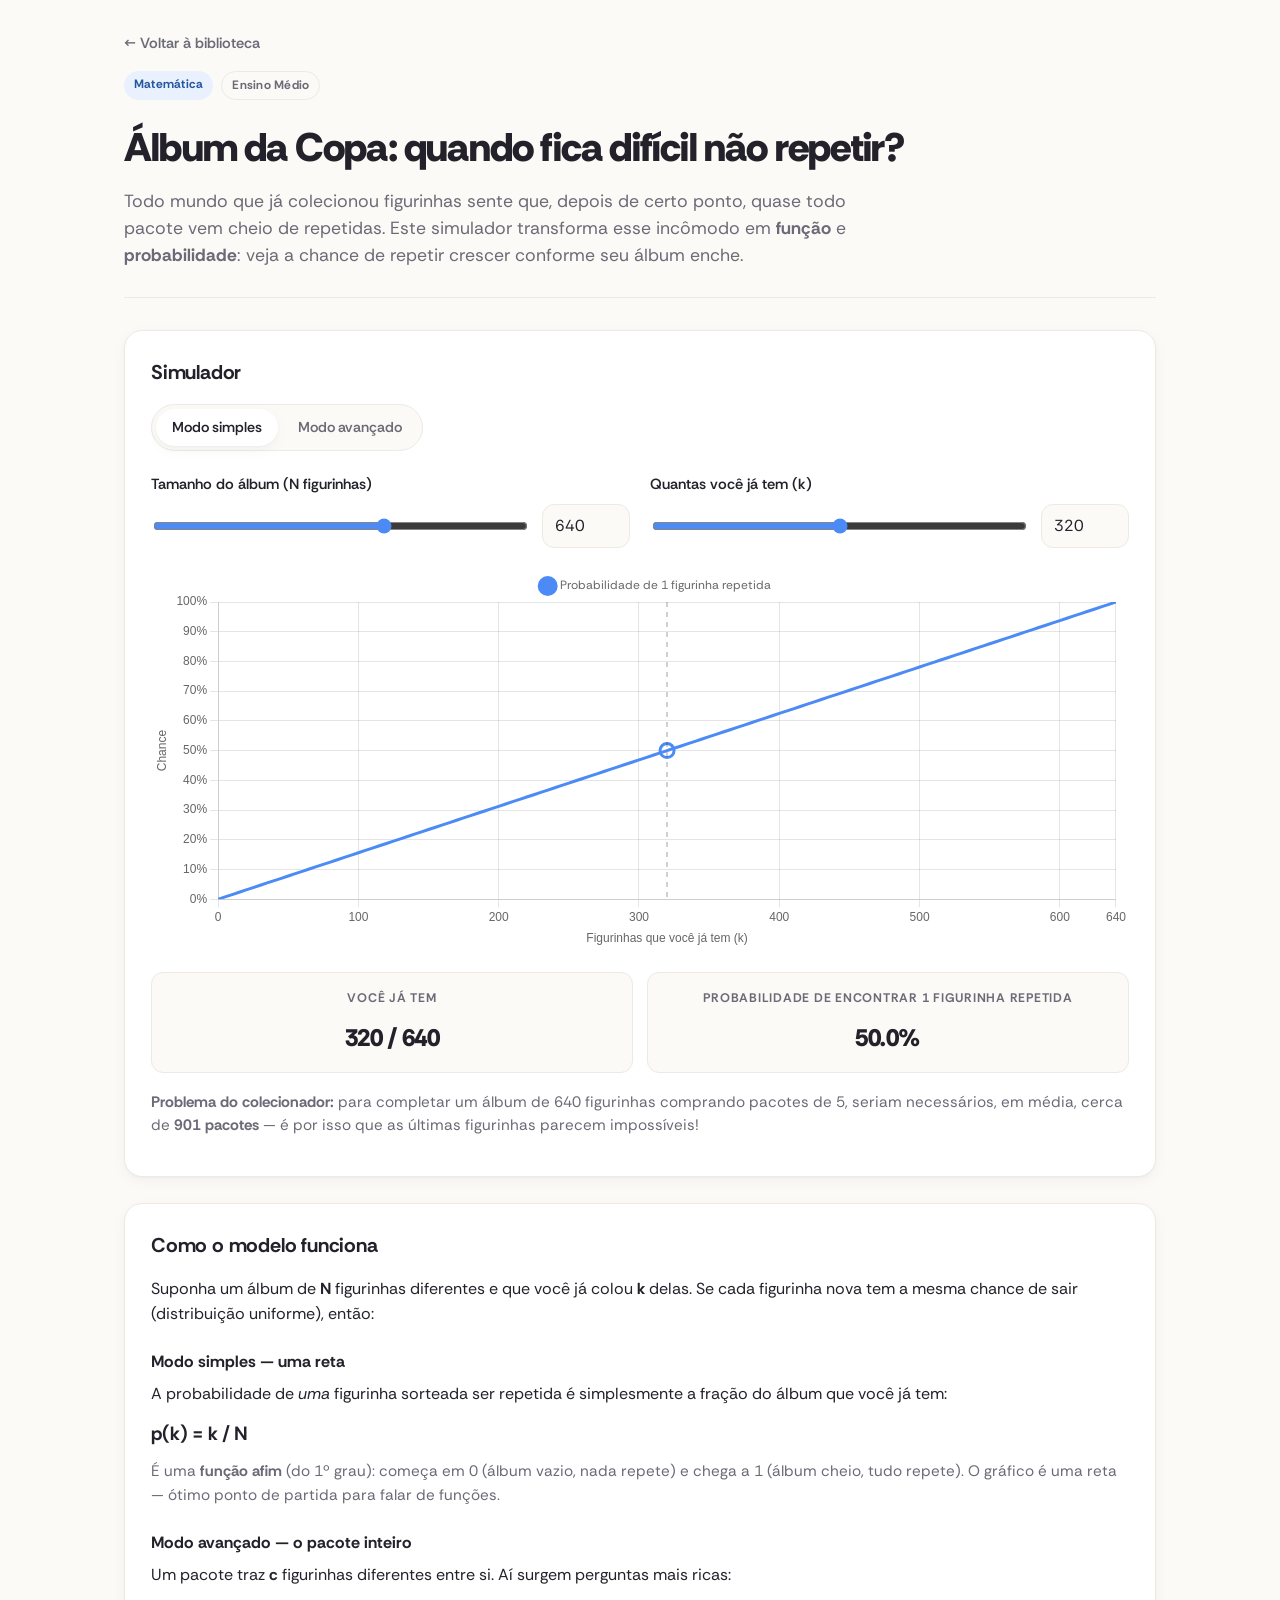
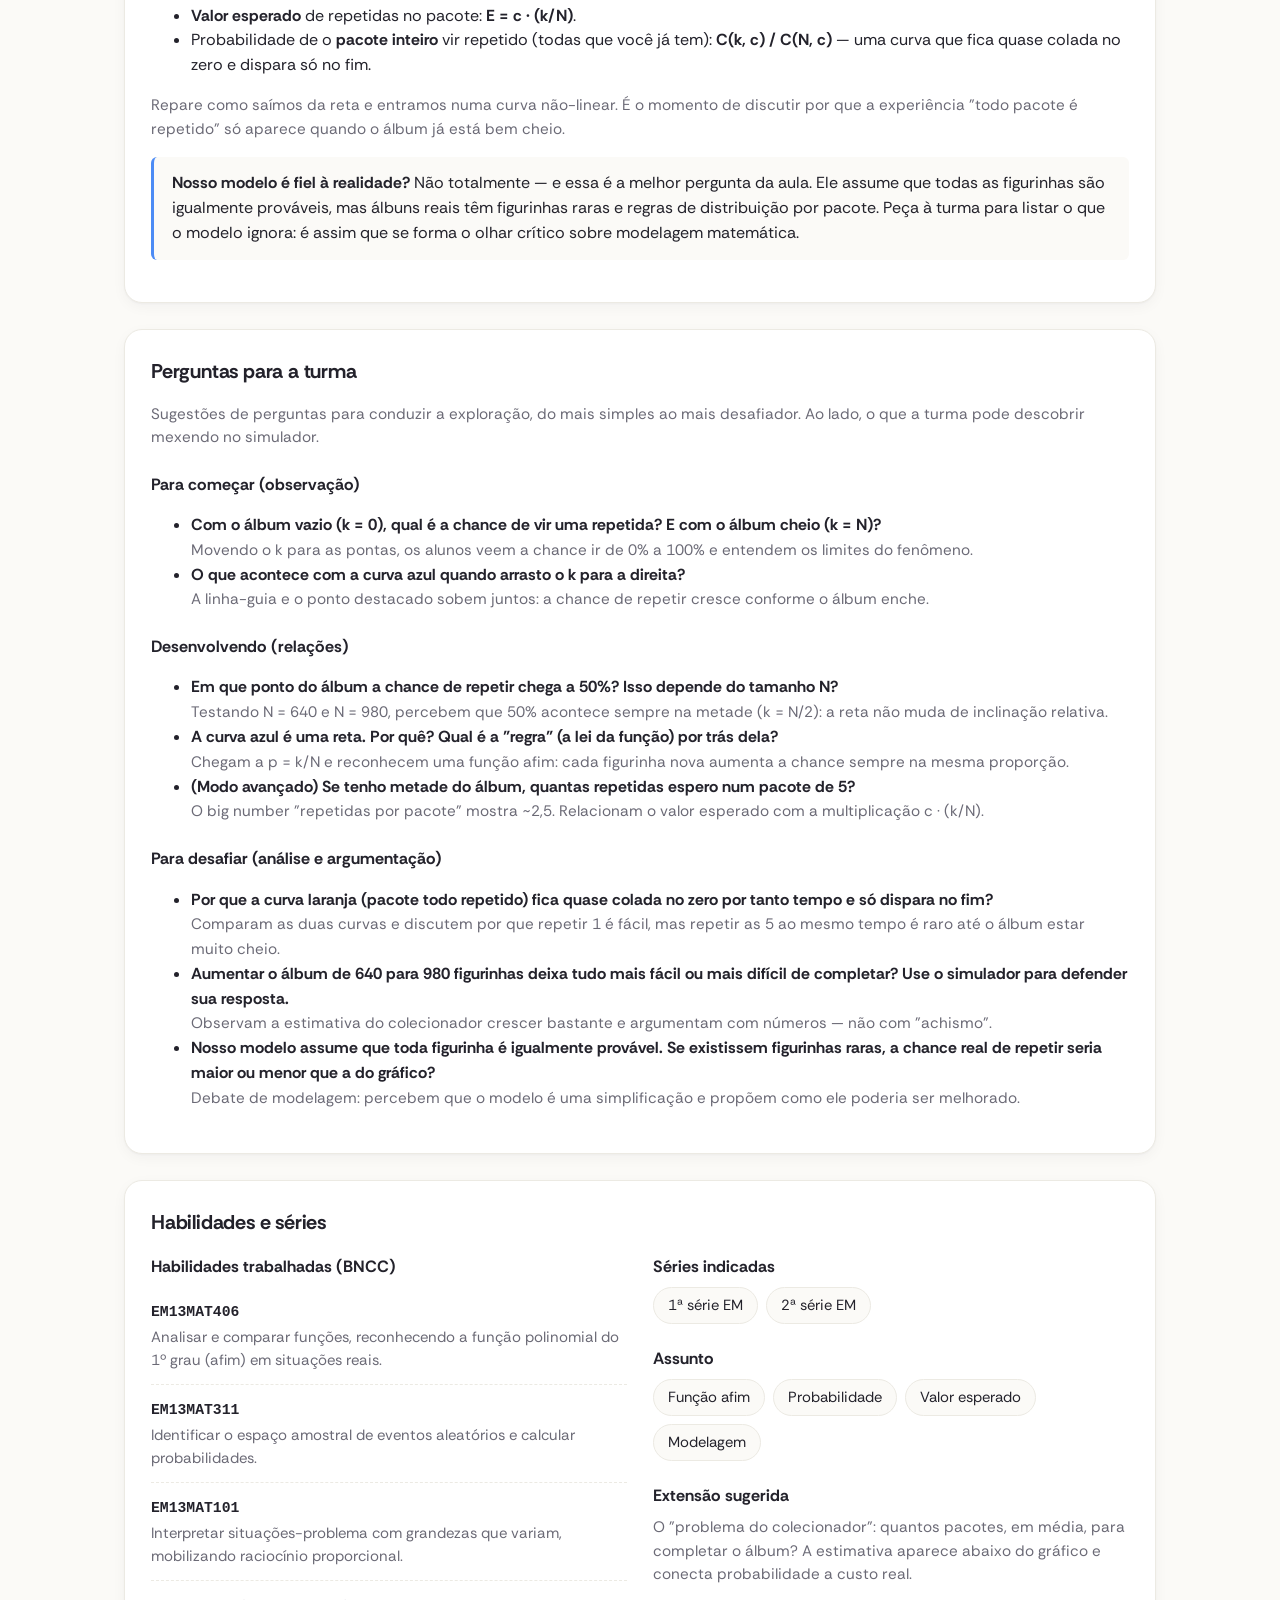
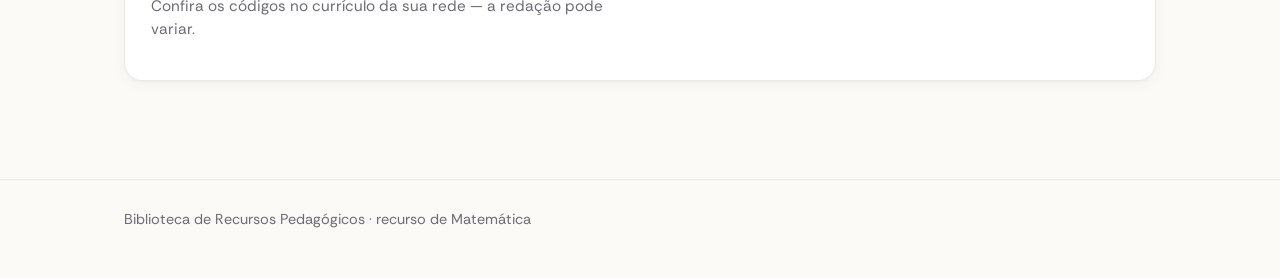
<file: recursos/matematica-figurinhas/index.html>
<!DOCTYPE html>
<html lang="pt-BR">
<head>
  <meta charset="UTF-8">
  <meta name="viewport" content="width=device-width, initial-scale=1.0">
  <title>Álbum da Copa: quando fica difícil não repetir? · Matemática</title>
  <link rel="preconnect" href="https://fonts.googleapis.com">
  <link rel="preconnect" href="https://fonts.gstatic.com" crossorigin>
  <link href="https://fonts.googleapis.com/css2?family=Rethink+Sans:ital,wght@0,400..800;1,400..700&display=swap" rel="stylesheet">
  <link rel="stylesheet" href="../../assets/styles.css">
  <script src="../../assets/vendor/chart.umd.min.js"></script>
</head>
<body class="theme-matematica">
  <div class="wrap resource">
    <a class="backlink" href="../../index.html">← Voltar à biblioteca</a>

    <header class="resource-head">
      <div class="top">
        <span class="badge area-matematica">Matemática</span>
        <span class="badge seg">Ensino Médio</span>
      </div>
      <h1>Álbum da Copa: quando fica difícil não repetir?</h1>
      <p class="lead">Todo mundo que já colecionou figurinhas sente que, depois de certo ponto, quase todo pacote vem cheio de repetidas. Este simulador transforma esse incômodo em <strong>função</strong> e <strong>probabilidade</strong>: veja a chance de repetir crescer conforme seu álbum enche.</p>
    </header>

    <!-- ================= SIMULADOR ================= -->
    <section class="panel">
      <h2>Simulador</h2>

      <div style="margin-bottom:22px">
        <div class="seg-toggle" role="group" aria-label="Modo do modelo">
          <button id="mode-simples" aria-pressed="true">Modo simples</button>
          <button id="mode-avancado" aria-pressed="false">Modo avançado</button>
        </div>
      </div>

      <div class="controls">
        <div class="control">
          <label for="N-num">Tamanho do álbum (N figurinhas)</label>
          <div class="input-pair">
            <input type="range" id="N" min="50" max="1000" step="10" value="640">
            <input type="number" id="N-num" min="1" max="1000" step="1" value="640" aria-label="Tamanho do álbum (número exato)">
          </div>
        </div>
        <div class="control" id="ctrl-c">
          <label for="c-num">Figurinhas por pacote (c)</label>
          <div class="input-pair">
            <input type="range" id="c" min="1" max="12" step="1" value="5">
            <input type="number" id="c-num" min="1" max="1000" step="1" value="5" aria-label="Figurinhas por pacote (número exato)">
          </div>
        </div>
        <div class="control">
          <label for="k-num">Quantas você já tem (k)</label>
          <div class="input-pair">
            <input type="range" id="k" min="0" max="640" step="1" value="320">
            <input type="number" id="k-num" min="0" max="1000" step="1" value="320" aria-label="Quantas você já tem (número exato)">
          </div>
        </div>
      </div>

      <div class="chart-box"><canvas id="chart"></canvas></div>

      <div class="readouts" id="readouts"></div>

      <p class="muted" id="collector-note" style="margin-top:18px"></p>
    </section>

    <!-- ================= COMO O MODELO FUNCIONA ================= -->
    <section class="panel">
      <h2>Como o modelo funciona</h2>
      <p>Suponha um álbum de <strong>N</strong> figurinhas diferentes e que você já colou <strong>k</strong> delas. Se cada figurinha nova tem a mesma chance de sair (distribuição uniforme), então:</p>

      <h3>Modo simples — uma reta</h3>
      <p>A probabilidade de <em>uma</em> figurinha sorteada ser repetida é simplesmente a fração do álbum que você já tem:</p>
      <p style="font-size:1.2rem"><strong>p(k) = k / N</strong></p>
      <p class="muted">É uma <strong>função afim</strong> (do 1º grau): começa em 0 (álbum vazio, nada repete) e chega a 1 (álbum cheio, tudo repete). O gráfico é uma reta — ótimo ponto de partida para falar de funções.</p>

      <h3>Modo avançado — o pacote inteiro</h3>
      <p>Um pacote traz <strong>c</strong> figurinhas diferentes entre si. Aí surgem perguntas mais ricas:</p>
      <ul>
        <li><strong>Valor esperado</strong> de repetidas no pacote: <strong>E = c · (k/N)</strong>.</li>
        <li>Probabilidade de o <strong>pacote inteiro</strong> vir repetido (todas que você já tem): <strong>C(k, c) / C(N, c)</strong> — uma curva que fica quase colada no zero e dispara só no fim.</li>
      </ul>
      <p class="muted">Repare como saímos da reta e entramos numa curva não-linear. É o momento de discutir por que a experiência "todo pacote é repetido" só aparece quando o álbum já está bem cheio.</p>

      <div class="note">
        <strong>Nosso modelo é fiel à realidade?</strong> Não totalmente — e essa é a melhor pergunta da aula. Ele assume que todas as figurinhas são igualmente prováveis, mas álbuns reais têm figurinhas raras e regras de distribuição por pacote. Peça à turma para listar o que o modelo ignora: é assim que se forma o olhar crítico sobre modelagem matemática.
      </div>
    </section>

    <!-- ================= PERGUNTAS PARA A TURMA ================= -->
    <section class="panel">
      <h2>Perguntas para a turma</h2>
      <p class="muted">Sugestões de perguntas para conduzir a exploração, do mais simples ao mais desafiador. Ao lado, o que a turma pode descobrir mexendo no simulador.</p>

      <h3>Para começar (observação)</h3>
      <ul>
        <li><strong>Com o álbum vazio (k = 0), qual é a chance de vir uma repetida? E com o álbum cheio (k = N)?</strong><br>
          <span class="muted">Movendo o k para as pontas, os alunos veem a chance ir de 0% a 100% e entendem os limites do fenômeno.</span></li>
        <li><strong>O que acontece com a curva azul quando arrasto o k para a direita?</strong><br>
          <span class="muted">A linha-guia e o ponto destacado sobem juntos: a chance de repetir cresce conforme o álbum enche.</span></li>
      </ul>

      <h3>Desenvolvendo (relações)</h3>
      <ul>
        <li><strong>Em que ponto do álbum a chance de repetir chega a 50%? Isso depende do tamanho N?</strong><br>
          <span class="muted">Testando N = 640 e N = 980, percebem que 50% acontece sempre na metade (k = N/2): a reta não muda de inclinação relativa.</span></li>
        <li><strong>A curva azul é uma reta. Por quê? Qual é a "regra" (a lei da função) por trás dela?</strong><br>
          <span class="muted">Chegam a p = k/N e reconhecem uma função afim: cada figurinha nova aumenta a chance sempre na mesma proporção.</span></li>
        <li><strong>(Modo avançado) Se tenho metade do álbum, quantas repetidas espero num pacote de 5?</strong><br>
          <span class="muted">O big number "repetidas por pacote" mostra ~2,5. Relacionam o valor esperado com a multiplicação c · (k/N).</span></li>
      </ul>

      <h3>Para desafiar (análise e argumentação)</h3>
      <ul>
        <li><strong>Por que a curva laranja (pacote todo repetido) fica quase colada no zero por tanto tempo e só dispara no fim?</strong><br>
          <span class="muted">Comparam as duas curvas e discutem por que repetir 1 é fácil, mas repetir as 5 ao mesmo tempo é raro até o álbum estar muito cheio.</span></li>
        <li><strong>Aumentar o álbum de 640 para 980 figurinhas deixa tudo mais fácil ou mais difícil de completar? Use o simulador para defender sua resposta.</strong><br>
          <span class="muted">Observam a estimativa do colecionador crescer bastante e argumentam com números — não com "achismo".</span></li>
        <li><strong>Nosso modelo assume que toda figurinha é igualmente provável. Se existissem figurinhas raras, a chance real de repetir seria maior ou menor que a do gráfico?</strong><br>
          <span class="muted">Debate de modelagem: percebem que o modelo é uma simplificação e propõem como ele poderia ser melhorado.</span></li>
      </ul>
    </section>

    <!-- ================= METADADOS ================= -->
    <section class="panel">
      <h2>Habilidades e séries</h2>
      <div class="meta-grid">
        <div>
          <h3 style="margin-top:0">Habilidades trabalhadas (BNCC)</h3>
          <div class="skill"><code>EM13MAT406</code><span class="desc">Analisar e comparar funções, reconhecendo a função polinomial do 1º grau (afim) em situações reais.</span></div>
          <div class="skill"><code>EM13MAT311</code><span class="desc">Identificar o espaço amostral de eventos aleatórios e calcular probabilidades.</span></div>
          <div class="skill"><code>EM13MAT101</code><span class="desc">Interpretar situações-problema com grandezas que variam, mobilizando raciocínio proporcional.</span></div>
          <p class="muted" style="margin-top:14px">Confira os códigos no currículo da sua rede — a redação pode variar.</p>
        </div>
        <div>
          <h3 style="margin-top:0">Séries indicadas</h3>
          <div class="pill-list">
            <span class="pill">1ª série EM</span>
            <span class="pill">2ª série EM</span>
          </div>
          <h3>Assunto</h3>
          <div class="pill-list">
            <span class="pill">Função afim</span>
            <span class="pill">Probabilidade</span>
            <span class="pill">Valor esperado</span>
            <span class="pill">Modelagem</span>
          </div>
          <h3>Extensão sugerida</h3>
          <p class="muted">O "problema do colecionador": quantos pacotes, em média, para completar o álbum? A estimativa aparece abaixo do gráfico e conecta probabilidade a custo real.</p>
        </div>
      </div>
    </section>
  </div>

  <footer class="site-footer"><div class="wrap">Biblioteca de Recursos Pedagógicos · recurso de Matemática</div></footer>

  <script>
  (function () {
    var $ = function (id) { return document.getElementById(id); };
    var mode = "simples";

    var currentK = 0; // posição destacada no gráfico (linha-guia vertical)

    function clampInt(v, lo, hi) { v = Math.round(v); if (isNaN(v)) v = lo; return Math.max(lo, Math.min(hi, v)); }
    // Os campos numéricos são a fonte de verdade de cada parâmetro.
    function readN() { return clampInt(+$("N-num").value, 1, 1000); }
    function readC() { return clampInt(+$("c-num").value, 1, readN()); }
    function readK() { return clampInt(+$("k-num").value, 0, readN()); }

    // Espelha o valor normalizado no slider e no campo — sem atrapalhar o campo em foco.
    function syncPair(id, value, sliderMin, sliderMax) {
      $(id).value = Math.max(sliderMin, Math.min(sliderMax, value));
      var num = $(id + "-num");
      if (document.activeElement !== num) num.value = value;
    }

    // Combinação relativa C(k,c)/C(N,c) sem estourar: produto de (k-i)/(N-i).
    function packAllRepeated(k, N, c) {
      if (k < c) return 0;
      var p = 1;
      for (var i = 0; i < c; i++) p *= (k - i) / (N - i);
      return p;
    }

    // Estimativa do colecionador: pacotes ~ N*H_N / c  (H_N = série harmônica)
    function packsToComplete(N, c) {
      var H = 0;
      for (var i = 1; i <= N; i++) H += 1 / i;
      return (N * H) / c;
    }

    // Plugin: linha-guia vertical na posição de k selecionada, deixando claro
    // que o gráfico responde exatamente às variáveis escolhidas.
    var guideLine = {
      id: "guideLine",
      afterDatasetsDraw: function (chart) {
        var x = chart.scales.x, y = chart.scales.y;
        if (!x || !y) return;
        var px = x.getPixelForValue(currentK);
        if (px < x.left || px > x.right) return;
        var ctx = chart.ctx;
        ctx.save();
        ctx.beginPath();
        ctx.setLineDash([5, 5]);
        ctx.moveTo(px, y.top); ctx.lineTo(px, y.bottom);
        ctx.strokeStyle = "rgba(35,34,43,.28)";
        ctx.lineWidth = 1.5;
        ctx.stroke();
        ctx.restore();
      }
    };

    var chart = new Chart($("chart"), {
      type: "line",
      data: { datasets: [] },
      options: {
        responsive: true, maintainAspectRatio: false,
        interaction: { mode: "nearest", intersect: false },
        scales: {
          x: { type: "linear", min: 0, max: 640,
               title: { display: true, text: "Figurinhas que você já tem (k)" }, ticks: { maxTicksLimit: 9 } },
          y: { title: { display: true, text: "Chance" }, min: 0, max: 1,
               ticks: { callback: function (v) { return Math.round(v * 100) + "%"; } } }
        },
        plugins: {
          legend: { position: "top", labels: {
            font: { family: "Rethink Sans" }, usePointStyle: true,
            filter: function (item) { return item.text.indexOf("_") !== 0; } // esconde os destaques
          } },
          tooltip: { callbacks: { label: function (ctx) {
            return ctx.dataset.label.replace(/^_/, "") + ": " + (ctx.parsed.y * 100).toFixed(1) + "%"; } } }
        }
      },
      plugins: [guideLine]
    });

    // Gera pontos {x, y} de 0 até N para uma função qualquer.
    function curve(N, fn) {
      var STEP = Math.max(1, Math.round(N / 120)), pts = [];
      for (var x = 0; x <= N; x += STEP) pts.push({ x: x, y: fn(x) });
      if (pts[pts.length - 1].x !== N) pts.push({ x: N, y: fn(N) }); // garante o ponto final exato
      return pts;
    }

    function build() {
      var N = readN();
      var c = Math.min(readC(), N);
      var k = Math.min(readK(), N);
      currentK = k;

      // c e k acompanham o tamanho do álbum; normaliza todos os controles de uma vez
      $("k").max = N; $("k-num").max = N; $("c-num").max = N;
      syncPair("N", N, 50, 1000);
      syncPair("c", c, 1, 12);
      syncPair("k", k, 0, N);

      chart.options.scales.x.max = N;

      var ds = [{
        label: "Probabilidade de 1 figurinha repetida",
        data: curve(N, function (x) { return x / N; }),
        borderColor: "#4C8BF5", backgroundColor: "#4C8BF5",
        borderWidth: 3, pointRadius: 0, tension: 0
      }];
      // Ponto de destaque exatamente em (k, k/N)
      ds.push(highlight(k, k / N, "#4C8BF5"));

      if (mode === "avancado") {
        ds.push({
          label: "Probabilidade do pacote inteiro repetido",
          data: curve(N, function (x) { return packAllRepeated(x, N, c); }),
          borderColor: "#E0A43B", backgroundColor: "#E0A43B",
          borderWidth: 3, pointRadius: 0, tension: 0.15, borderDash: [6, 4]
        });
        ds.push(highlight(k, packAllRepeated(k, N, c), "#E0A43B"));
      }

      chart.data.datasets = ds;
      chart.update();

      renderReadouts(N, c, k);
    }

    // Dataset de um único ponto destacado (aro branco com borda colorida).
    function highlight(x, y, color) {
      return {
        label: "_destaque", type: "scatter", data: [{ x: x, y: y }],
        pointRadius: 7, pointHoverRadius: 8, pointBorderWidth: 3,
        pointBackgroundColor: "#fff", pointBorderColor: color,
        borderColor: color, showLine: false
      };
    }

    function pct(x) { return (x * 100).toFixed(1) + "%"; }

    function renderReadouts(N, c, k) {
      var pSingle = k / N;
      var box = $("readouts");
      var html =
        readout("Você já tem", k + " / " + N) +
        readout("Probabilidade de encontrar 1 figurinha repetida", pct(pSingle));

      if (mode === "avancado") {
        var expected = c * pSingle;
        var pAll = packAllRepeated(k, N, c);
        html +=
          readout("Repetidas por pacote (média)", expected.toFixed(2) + " de " + c) +
          readout("Probabilidade de o pacote vir todo repetido", pct(pAll)) +
          readout("Probabilidade de vir pelo menos 1 figurinha nova", pct(1 - pAll));
      }
      box.innerHTML = html;

      // Nota do colecionador
      var packs = packsToComplete(N, c);
      $("collector-note").innerHTML =
        "<strong>Problema do colecionador:</strong> para completar um álbum de " + N +
        " figurinhas comprando pacotes de " + c + ", seriam necessários, em média, cerca de <strong>" +
        Math.round(packs) + " pacotes</strong> — é por isso que as últimas figurinhas parecem impossíveis!";
    }

    function readout(k, v) {
      return '<div class="readout"><div class="k">' + k + '</div><div class="v">' + v + "</div></div>";
    }

    // Alternância de modo
    function setMode(m) {
      mode = m;
      $("mode-simples").setAttribute("aria-pressed", String(m === "simples"));
      $("mode-avancado").setAttribute("aria-pressed", String(m === "avancado"));
      $("ctrl-c").style.display = (m === "avancado") ? "" : "none";
      build();
    }
    $("mode-simples").addEventListener("click", function () { setMode("simples"); });
    $("mode-avancado").addEventListener("click", function () { setMode("avancado"); });

    // Cada parâmetro (N, c, k) tem slider + campo numérico. O campo é a fonte de
    // verdade e aceita valores exatos; o slider apenas espelha. Como build() lê
    // sempre dos campos, alternar de modo nunca perde os valores digitados.
    ["N", "c", "k"].forEach(function (id) {
      $(id).addEventListener("input", function () { $(id + "-num").value = $(id).value; build(); });
      $(id + "-num").addEventListener("input", build);
      $(id + "-num").addEventListener("change", build); // ao sair do campo, normaliza o que ficou fora da faixa
    });

    setMode("simples");
  })();
  </script>
</body>
</html>
</file>
<file: assets/styles.css>
/* =========================================================================
   Biblioteca de Recursos Pedagógicos — design system compartilhado
   Cores claras, visual convidativo e minimalista. Fonte: Rethink Sans.
   Um único arquivo serve à página inicial e às páginas de recurso.
   ========================================================================= */

:root {
  /* Base */
  --bg: #FBFAF7;
  --surface: #FFFFFF;
  --ink: #23222B;
  --ink-soft: #6B6A76;
  --line: #ECEAE3;
  --radius: 18px;
  --radius-sm: 12px;
  --shadow: 0 1px 2px rgba(35, 34, 43, .04), 0 8px 24px rgba(35, 34, 43, .06);
  --shadow-soft: 0 1px 2px rgba(35, 34, 43, .03), 0 4px 14px rgba(35, 34, 43, .04);

  /* Acentos por área do conhecimento (tons claros) */
  --matematica: #4C8BF5;        --matematica-soft: #EAF1FE;
  --linguagens: #E8688B;        --linguagens-soft: #FDECF1;
  --ciencias-natureza: #37A877; --ciencias-natureza-soft: #E7F6EF;
  --ciencias-humanas: #DB9B2E;  --ciencias-humanas-soft: #FBF2E0;
}

* { box-sizing: border-box; }

html { scroll-behavior: smooth; }

body {
  margin: 0;
  font-family: "Rethink Sans", system-ui, -apple-system, "Segoe UI", sans-serif;
  background: var(--bg);
  color: var(--ink);
  line-height: 1.55;
  -webkit-font-smoothing: antialiased;
}

.wrap { max-width: 1080px; margin: 0 auto; padding: 0 24px; }

a { color: inherit; }

/* ---------- Cabeçalho ---------- */
.site-header { padding: 56px 0 32px; }
.site-header .kicker {
  text-transform: uppercase; letter-spacing: .12em; font-size: .78rem;
  font-weight: 700; color: var(--ink-soft); margin: 0 0 10px;
}
.site-header h1 { font-size: clamp(2rem, 4vw, 2.9rem); font-weight: 800; margin: 0 0 12px; letter-spacing: -.02em; }
.site-header p { max-width: 62ch; font-size: 1.08rem; color: var(--ink-soft); margin: 0; }

/* ---------- Barra de filtros ---------- */
.filters {
  background: var(--surface); border: 1px solid var(--line);
  border-radius: var(--radius); box-shadow: var(--shadow-soft);
  padding: 22px 24px; margin: 8px 0 28px;
}
.filters .search {
  width: 100%; padding: 13px 16px; font: inherit; color: var(--ink);
  background: var(--bg); border: 1px solid var(--line); border-radius: var(--radius-sm);
  margin-bottom: 18px;
}
.filters .search:focus { outline: 2px solid var(--matematica); outline-offset: 1px; }

.filter-group { margin-bottom: 14px; }
.filter-group:last-child { margin-bottom: 0; }
.filter-group > .label {
  display: block; font-size: .74rem; font-weight: 700; text-transform: uppercase;
  letter-spacing: .1em; color: var(--ink-soft); margin-bottom: 8px;
}
.chips { display: flex; flex-wrap: wrap; gap: 8px; }
.chip {
  font: inherit; font-size: .9rem; cursor: pointer;
  padding: 7px 14px; border-radius: 999px;
  border: 1px solid var(--line); background: var(--surface); color: var(--ink-soft);
  transition: all .15s ease;
}
.chip:hover { border-color: #d9d7cf; color: var(--ink); }
.chip[aria-pressed="true"] { background: var(--ink); border-color: var(--ink); color: #fff; }

.filters-footer {
  display: flex; align-items: center; justify-content: space-between;
  margin-top: 18px; padding-top: 16px; border-top: 1px dashed var(--line);
}
.count { font-size: .92rem; color: var(--ink-soft); }
.clear {
  font: inherit; font-size: .9rem; background: none; border: none; cursor: pointer;
  color: var(--matematica); font-weight: 600; padding: 4px 6px;
}
.clear:hover { text-decoration: underline; }

/* Chips do filtro de Área: mesma paleta dos cards (fundo suave + texto da
   cor da área). Selecionado = cor cheia da área com texto branco. */
.chip.area-matematica        { background: var(--matematica-soft);        color: #24589e; border-color: transparent; }
.chip.area-linguagens        { background: var(--linguagens-soft);        color: #b23a5e; border-color: transparent; }
.chip.area-ciencias-natureza { background: var(--ciencias-natureza-soft); color: #1f7a52; border-color: transparent; }
.chip.area-ciencias-humanas  { background: var(--ciencias-humanas-soft);  color: #9c6a12; border-color: transparent; }
.chip.chip-area:hover { filter: brightness(.97); }
.chip.area-matematica[aria-pressed="true"]        { background: #24589e; color: #fff; border-color: #24589e; }
.chip.area-linguagens[aria-pressed="true"]        { background: #b23a5e; color: #fff; border-color: #b23a5e; }
.chip.area-ciencias-natureza[aria-pressed="true"] { background: #1f7a52; color: #fff; border-color: #1f7a52; }
.chip.area-ciencias-humanas[aria-pressed="true"]  { background: #9c6a12; color: #fff; border-color: #9c6a12; }

/* Chips do filtro de Habilidade: mesmo visual de código monoespaçado dos cards */
.chip.chip-hab { font-family: ui-monospace, SFMono-Regular, Menlo, monospace; font-size: .82rem; letter-spacing: .02em; }

/* "ver mais / ver menos": revela os chips escondidos quando a lista é longa
   (pensado para as habilidades da BNCC, que vão crescer bastante). */
.chip.chip-more { background: transparent; border: 1px dashed var(--line); color: var(--ink-soft); font-weight: 600; }
.chip.chip-more:hover { border-color: var(--ink-soft); color: var(--ink); }

/* ---------- Grade de cards ---------- */
.grid {
  display: grid; grid-template-columns: repeat(auto-fill, minmax(300px, 1fr));
  gap: 20px; padding-bottom: 64px;
}
.card {
  display: flex; flex-direction: column; text-decoration: none;
  background: var(--surface); border: 1px solid var(--line);
  border-radius: var(--radius); box-shadow: var(--shadow-soft);
  padding: 22px; transition: transform .16s ease, box-shadow .16s ease;
}
.card:hover { transform: translateY(-3px); box-shadow: var(--shadow); }
.card .top { display: flex; align-items: center; gap: 8px; margin-bottom: 14px; flex-wrap: wrap; }
.card h3 { font-size: 1.18rem; font-weight: 700; margin: 0 0 8px; letter-spacing: -.01em; }
.card .resumo { font-size: .96rem; color: var(--ink-soft); margin: 0 0 18px; flex: 1; }

/* Badges de topo: Área (colorida) e Segmento (contornada) */
.badge {
  font-size: .76rem; font-weight: 700; letter-spacing: .02em;
  padding: 4px 10px; border-radius: 999px; white-space: nowrap;
}
.badge.seg { background: var(--bg); color: var(--ink-soft); border: 1px solid var(--line); }

/* Facetas rotuladas do card: cada dimensão (Assunto, Habilidades) tem um
   micro-rótulo, para deixar clara a distinção entre elas. */
.card-facets { display: flex; flex-direction: column; gap: 14px; }
.facet { display: flex; flex-direction: column; gap: 7px; }
.facet-label {
  font-size: .66rem; text-transform: uppercase; letter-spacing: .08em;
  font-weight: 800; color: var(--ink-soft); opacity: .7;
}
.facet-vals { display: flex; flex-wrap: wrap; gap: 6px; }
.assunto-chip {
  font-size: .82rem; font-weight: 600; padding: 4px 11px; border-radius: 8px;
  background: var(--surface); color: var(--ink); border: 1px solid var(--line);
}
.hab {
  font-size: .72rem; font-weight: 700; letter-spacing: .03em;
  padding: 3px 8px; border-radius: 6px; border: 1px dashed var(--line);
  color: var(--ink-soft); font-family: ui-monospace, SFMono-Regular, Menlo, monospace;
}

/* Cores por área */
.area-matematica        { background: var(--matematica-soft);        color: #24589e; }
.area-linguagens        { background: var(--linguagens-soft);        color: #b23a5e; }
.area-ciencias-natureza { background: var(--ciencias-natureza-soft); color: #1f7a52; }
.area-ciencias-humanas  { background: var(--ciencias-humanas-soft);  color: #9c6a12; }

/* Avaliação por estrelas no rodapé do card */
.rating {
  display: flex; align-items: center; flex-wrap: wrap; gap: 10px;
  margin-top: 16px; padding-top: 14px; border-top: 1px dashed var(--line);
}
.stars { display: inline-flex; gap: 3px; }
.star {
  font-size: 1.2rem; line-height: 1; cursor: pointer; color: #D9D6CC;
  user-select: none; transition: color .12s ease, transform .08s ease;
}
.star:hover { transform: scale(1.12); }
.star.on { color: #E8A81B; }
/* Durante a pré-visualização (mouse em cima), só as estrelas percorridas acendem */
.stars.previewing .star { color: #D9D6CC; }
.stars.previewing .star.hover { color: #F2B01E; }
.rating-meta { font-size: .82rem; color: var(--ink-soft); }
.rating-meta strong { color: var(--ink); font-weight: 800; font-variant-numeric: tabular-nums; }

/* Aviso discreto de que os votos ficam no navegador (site sem servidor) */
.grid-note { color: var(--ink-soft); font-size: .85rem; margin: 0 0 18px; }

.empty { grid-column: 1 / -1; text-align: center; color: var(--ink-soft); padding: 48px 0; }

/* =========================================================================
   Páginas de recurso
   ========================================================================= */
.resource { padding-bottom: 72px; }
.backlink {
  display: inline-flex; align-items: center; gap: 6px; text-decoration: none;
  color: var(--ink-soft); font-weight: 600; font-size: .92rem; margin: 32px 0 8px;
}
.backlink:hover { color: var(--ink); }

.resource-head { padding: 8px 0 28px; border-bottom: 1px solid var(--line); margin-bottom: 32px; }
.resource-head .top { display: flex; gap: 8px; flex-wrap: wrap; margin-bottom: 16px; }
.resource-head h1 { font-size: clamp(1.7rem, 3.5vw, 2.5rem); font-weight: 800; margin: 0 0 10px; letter-spacing: -.02em; }
.resource-head .lead { font-size: 1.1rem; color: var(--ink-soft); max-width: 68ch; margin: 0; }

.panel {
  background: var(--surface); border: 1px solid var(--line);
  border-radius: var(--radius); box-shadow: var(--shadow-soft);
  padding: 26px; margin-bottom: 26px;
}
.panel h2 { font-size: 1.25rem; font-weight: 700; margin: 0 0 16px; letter-spacing: -.01em; }
.panel h3 { font-size: 1.02rem; font-weight: 700; margin: 22px 0 8px; }
.panel p  { color: var(--ink); margin: 0 0 12px; }
.panel .muted { color: var(--ink-soft); font-size: .95rem; }

/* Controles dos simuladores */
.controls { display: grid; grid-template-columns: repeat(auto-fit, minmax(220px, 1fr)); gap: 20px; margin-bottom: 6px; }
.control label { display: block; font-weight: 600; font-size: .92rem; margin-bottom: 8px; }
.control label .val { float: right; color: var(--ink-soft); font-variant-numeric: tabular-nums; }
.control input[type="range"] { width: 100%; accent-color: var(--matematica); }
.control select, .control input[type="number"] {
  width: 100%; padding: 9px 12px; font: inherit; border: 1px solid var(--line);
  border-radius: var(--radius-sm); background: var(--bg); color: var(--ink);
}
/* Par slider + campo numérico (deve vir DEPOIS da regra geral acima para
   sobrescrever a largura de 100% do campo numérico) */
.input-pair { display: flex; align-items: center; gap: 12px; }
.input-pair input[type="range"] { flex: 1 1 auto; min-width: 0; width: auto; }
.input-pair input[type="number"] { flex: 0 0 88px; width: 88px; }
.seg-toggle { display: inline-flex; background: var(--bg); border: 1px solid var(--line); border-radius: 999px; padding: 4px; gap: 4px; }
.seg-toggle button {
  font: inherit; font-size: .9rem; border: none; background: none; cursor: pointer;
  padding: 7px 16px; border-radius: 999px; color: var(--ink-soft); font-weight: 600;
}
.seg-toggle button[aria-pressed="true"] { background: var(--surface); color: var(--ink); box-shadow: var(--shadow-soft); }

.chart-box { position: relative; height: 380px; margin-top: 22px; }

.readouts { display: grid; grid-template-columns: repeat(auto-fit, minmax(150px, 1fr)); gap: 14px; margin-top: 22px; }
/* Coluna flex + número pino na base: rótulos com 1 ou 2 linhas não desalinham
   mais os big numbers entre caixas (a grade iguala a altura de cada linha). */
.readout {
  background: var(--bg); border: 1px solid var(--line); border-radius: var(--radius-sm);
  padding: 16px; display: flex; flex-direction: column; gap: 10px; text-align: center;
}
.readout .k { font-size: .78rem; text-transform: uppercase; letter-spacing: .06em; color: var(--ink-soft); font-weight: 700; }
.readout .v { font-size: 1.5rem; font-weight: 800; letter-spacing: -.02em; font-variant-numeric: tabular-nums; margin-top: auto; }

.btn {
  font: inherit; font-weight: 600; cursor: pointer; border: 1px solid var(--line);
  background: var(--surface); color: var(--ink); padding: 10px 18px; border-radius: var(--radius-sm);
}
.btn:hover { border-color: #d9d7cf; }
.btn.primary { background: var(--ink); color: #fff; border-color: var(--ink); }

/* Metadados: habilidades e séries */
.meta-grid { display: grid; grid-template-columns: 1fr 1fr; gap: 26px; }
@media (max-width: 640px) { .meta-grid { grid-template-columns: 1fr; } }
.skill { padding: 12px 0; border-bottom: 1px dashed var(--line); }
.skill:last-child { border-bottom: none; }
.skill code { font-weight: 800; font-size: .92rem; }
.skill .desc { display: block; color: var(--ink-soft); font-size: .93rem; margin-top: 2px; }
.pill-list { display: flex; flex-wrap: wrap; gap: 8px; }
.pill { background: var(--bg); border: 1px solid var(--line); border-radius: 999px; padding: 6px 14px; font-size: .92rem; }

.note { background: var(--bg); border-left: 3px solid var(--matematica); border-radius: 6px; padding: 14px 18px; margin: 16px 0; }
.note strong { font-weight: 700; }

/* Área-tema aplicada por página (muda o acento) */
.theme-matematica        { --matematica: #4C8BF5; }
.theme-linguagens        input[type="range"] { accent-color: var(--linguagens); }
.theme-ciencias-natureza input[type="range"] { accent-color: var(--ciencias-natureza); }
.theme-ciencias-humanas  input[type="range"] { accent-color: var(--ciencias-humanas); }

/* Camadas opcionais (checkbox) e linha do tempo — usado no recurso de Ciências Humanas */
.layers { display: flex; flex-wrap: wrap; gap: 12px; margin: 4px 0 20px; }
.layer {
  display: inline-flex; align-items: center; gap: 9px; cursor: pointer;
  font-size: .95rem; font-weight: 600; color: var(--ink);
  background: var(--bg); border: 1px solid var(--line); border-radius: 999px; padding: 9px 16px;
}
.layer:hover { border-color: #d9d7cf; }
.layer input { width: 16px; height: 16px; accent-color: var(--ciencias-humanas); cursor: pointer; }
.layer .swatch { width: 14px; height: 4px; border-radius: 2px; }

.year-display { display: flex; align-items: baseline; gap: 10px; margin-bottom: 4px; }
.year-display .yr { font-size: 2.1rem; font-weight: 800; letter-spacing: -.02em; font-variant-numeric: tabular-nums; }
.year-display .cap { color: var(--ink-soft); font-size: .9rem; font-weight: 600; }

.tipo-tag {
  font-size: .7rem; font-weight: 800; text-transform: uppercase; letter-spacing: .05em;
  padding: 3px 9px; border-radius: 999px; color: #fff;
}
.tipo-energia   { background: #2563EB; }
.tipo-sociedade { background: #D97706; }
.tipo-clima     { background: #16A34A; }
.tipo-acordos   { background: #4338CA; }

.event-card { background: var(--bg); border: 1px solid var(--line); border-radius: var(--radius-sm); padding: 18px 20px; margin-top: 22px; }
.event-card .head { display: flex; align-items: center; gap: 10px; }
.event-card .yr { font-weight: 800; font-size: 1.15rem; font-variant-numeric: tabular-nums; }
.event-card h3 { margin: 12px 0 6px; font-size: 1.12rem; }
.event-card p { margin: 0; }
.event-card .src { color: var(--ink-soft); font-size: .84rem; margin-top: 10px; font-style: italic; }

.event-strip { display: flex; flex-wrap: wrap; gap: 8px; margin-top: 20px; }
.event-btn {
  font: inherit; font-size: .85rem; cursor: pointer; display: inline-flex; align-items: center; gap: 7px;
  border: 1px solid var(--line); background: var(--surface); color: var(--ink-soft);
  border-radius: 999px; padding: 6px 13px;
}
.event-btn:hover { border-color: #d9d7cf; color: var(--ink); }
.event-btn[aria-pressed="true"] { background: var(--ink); border-color: var(--ink); color: #fff; }
.event-btn .dot { width: 8px; height: 8px; border-radius: 50%; flex: 0 0 auto; }

/* Slider de ano com largura ajustada por JS (alignSlider) para casar
   exatamente com a área de plotagem do gráfico logo abaixo. O thumb tem
   20px fixos para que a compensação de alinhamento seja previsível. */
.year-slider-wrap { margin: 2px 0 0; }
.year-range {
  -webkit-appearance: none; appearance: none; width: 100%; height: 8px;
  border-radius: 999px; background: var(--line); outline: none; margin: 0; cursor: pointer;
}
.year-range::-webkit-slider-thumb {
  -webkit-appearance: none; appearance: none; width: 20px; height: 20px; border-radius: 50%;
  background: var(--ciencias-humanas); border: 3px solid #fff; box-shadow: 0 1px 4px rgba(0,0,0,.25); cursor: pointer;
}
.year-range::-moz-range-thumb {
  width: 20px; height: 20px; border-radius: 50%;
  background: var(--ciencias-humanas); border: 3px solid #fff; box-shadow: 0 1px 4px rgba(0,0,0,.25); cursor: pointer;
}
.year-range::-moz-range-track { height: 8px; border-radius: 999px; background: var(--line); }

/* Balãozinho que aparece ao passar o mouse sobre uma bolinha de evento */
.chart-tip {
  position: absolute; z-index: 5; pointer-events: none; transform: translate(-50%, -100%);
  background: var(--ink); color: #fff; font-size: .8rem; font-weight: 600; max-width: 240px;
  padding: 6px 10px; border-radius: 8px; box-shadow: var(--shadow); opacity: 0; transition: opacity .1s ease;
}
.chart-tip::after {
  content: ""; position: absolute; left: 50%; top: 100%; transform: translateX(-50%);
  border: 5px solid transparent; border-top-color: var(--ink);
}
.chart-tip .yr { opacity: .65; margin-right: 5px; }

/* Glossário de termos e unidades */
.glossario { list-style: none; padding: 0; margin: 0; }
.glossario li { padding: 13px 0; border-bottom: 1px dashed var(--line); }
.glossario li:last-child { border-bottom: none; }
.glossario .term { font-weight: 800; }

.site-footer { border-top: 1px solid var(--line); padding: 28px 0 48px; color: var(--ink-soft); font-size: .9rem; }
</file>
